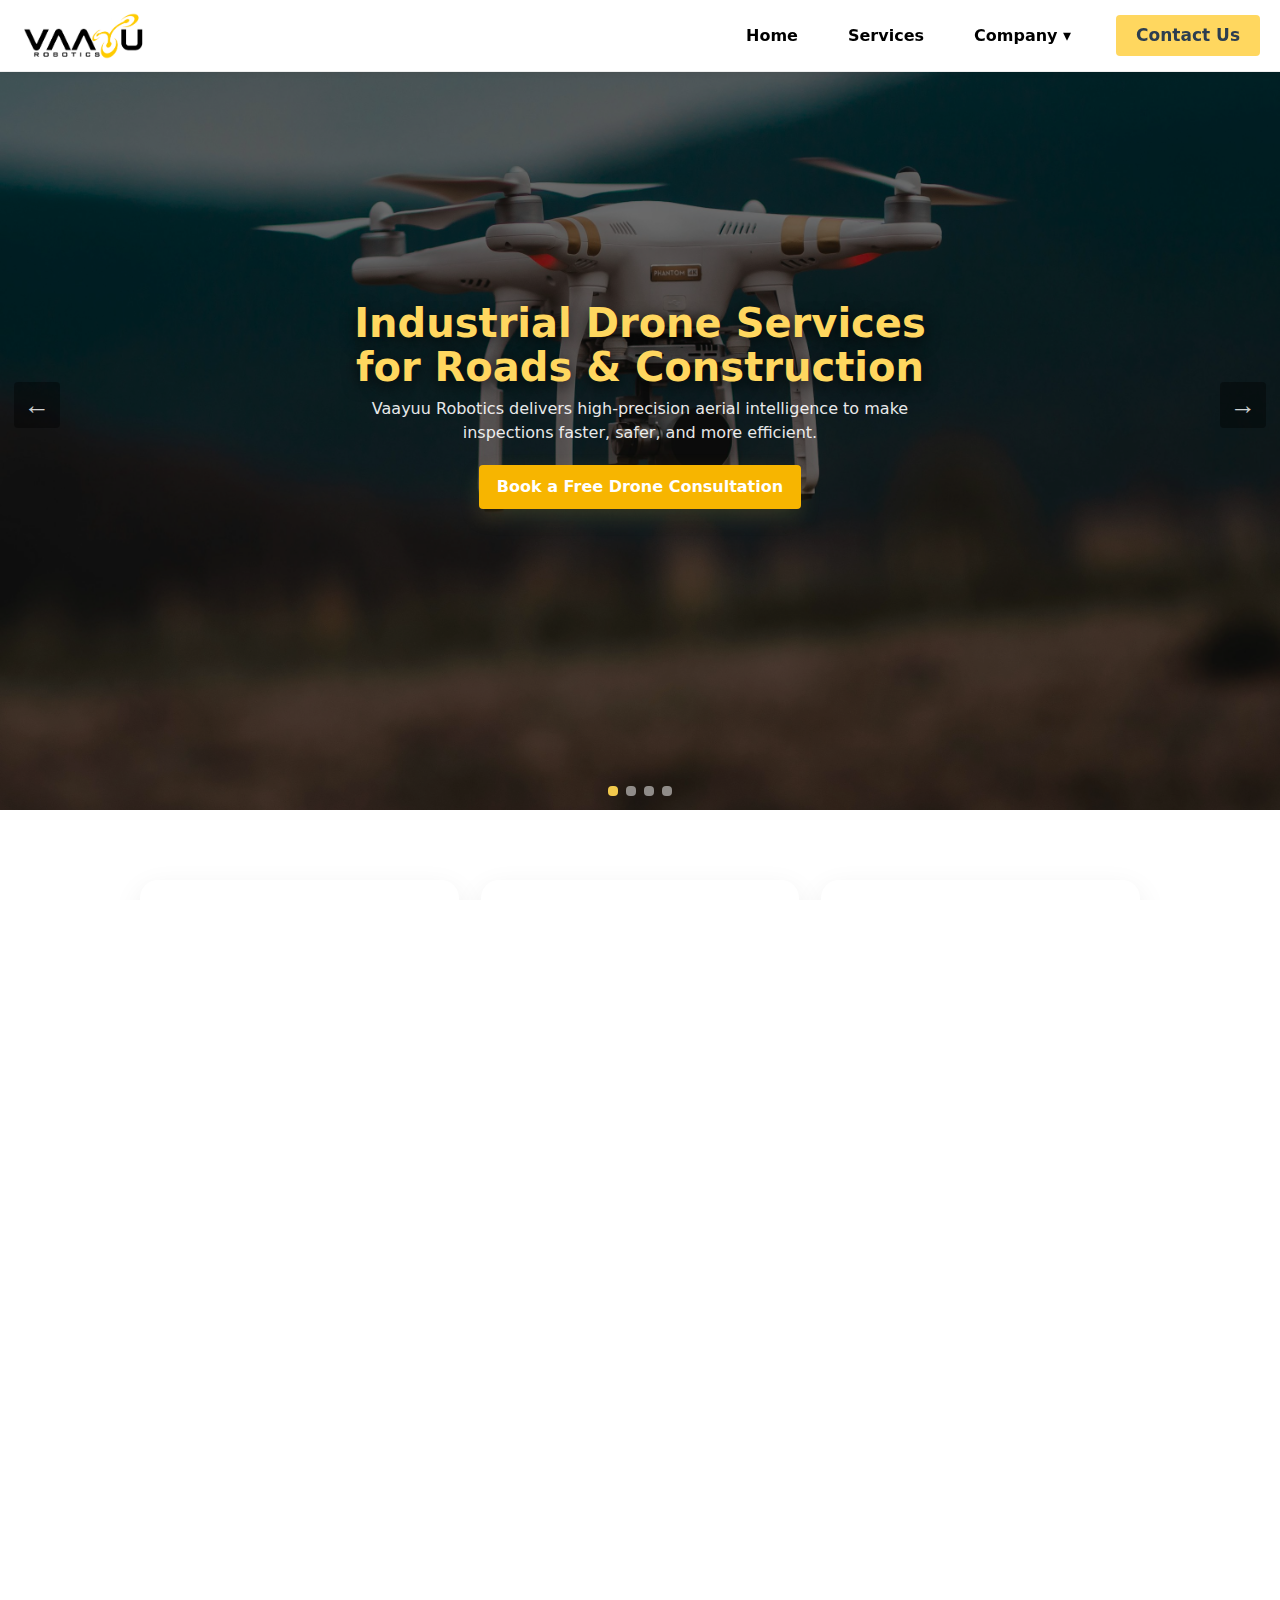
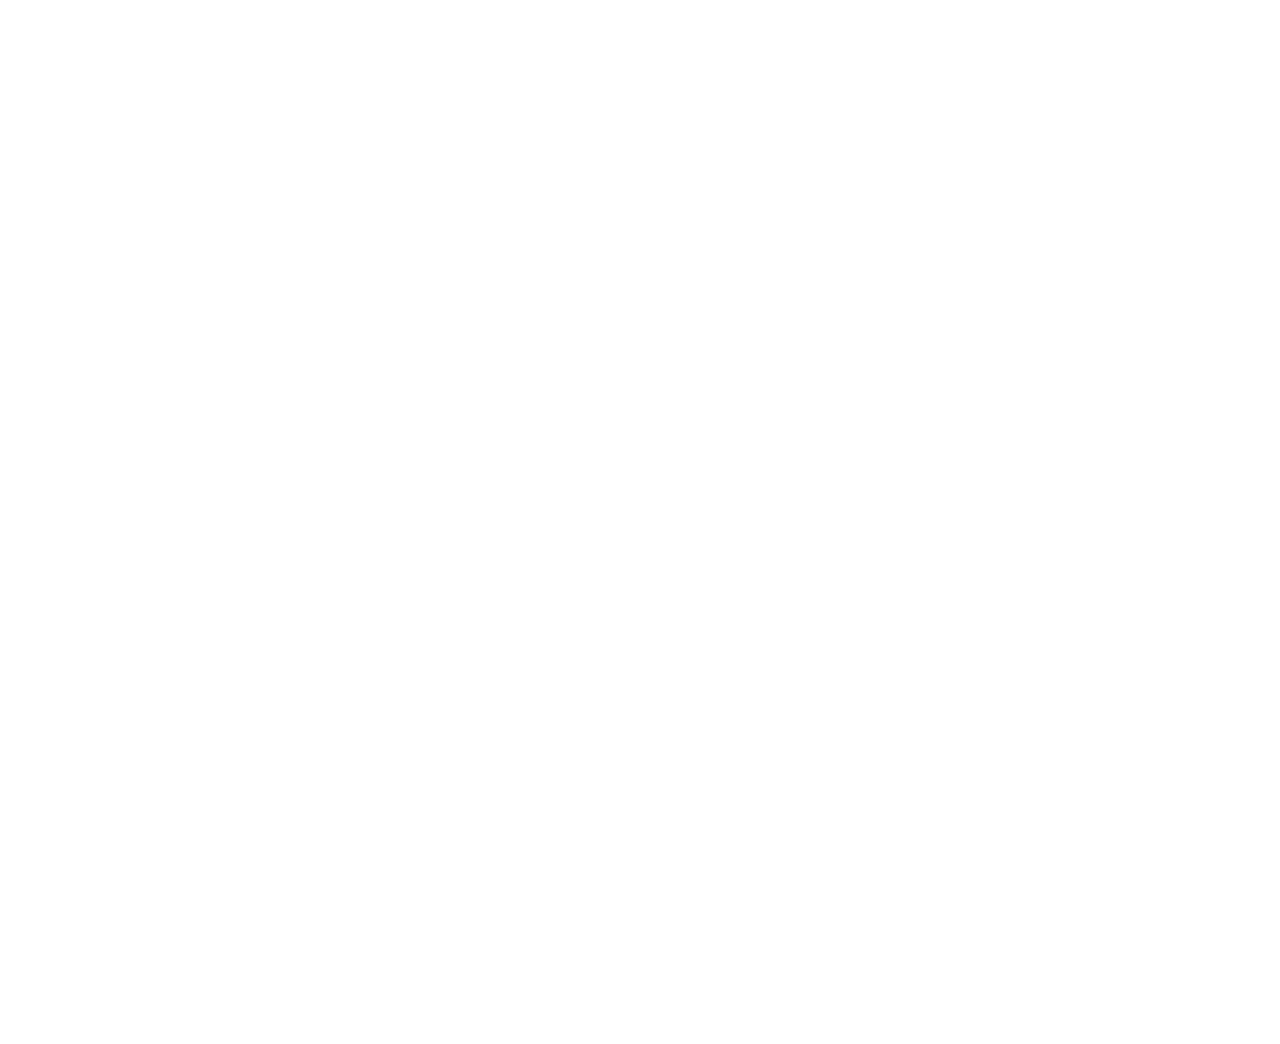
<file: index.html>
<!doctype html>
<html lang="en">
<head>
  <link rel="icon" type="image/png" href="./assets/favicon.png">
  <link rel="stylesheet" href="https://cdnjs.cloudflare.com/ajax/libs/font-awesome/6.5.0/css/all.min.css">

  <meta charset="utf-8" />
  <meta name="viewport" content="width=device-width,initial-scale=1" />

  <title>Vaayuu Robotics Industrial Drone Services, Road Survey & Construction Monitoring</title>
  <meta name="description" content="Vaayuu Robotics delivers industrial drone services across India, including road survey & inspection, construction monitoring, industrial inspection, solar plant inspection and custom UAV solutions with DGCA-certified pilots." />
  <link rel="canonical" href="https://vaayuu-roboticss.vercel.app/" />

  <link rel="stylesheet" href="./style.css">

  <script type="application/ld+json">
  {
    "@context": "https://schema.org",
    "@type": "Organization",
    "name": "Vaayuu Robotics",
    "url": "https://vaayuu-roboticss.vercel.app/",
    "logo": "https://vaayuu-roboticss.vercel.app/logo.png",
    "sameAs": [
      "https://www.linkedin.com/company/vaayuu-robotics",
      "https://instagram.com/vaayuu_robotics",
      "https://wa.me/918120844716"
    ],
    "description": "Vaayuu Robotics provides industrial drone services for road surveys, construction monitoring, solar plant inspection and custom UAV solutions across India.",
    "contactPoint": [{
      "@type": "ContactPoint",
      "telephone": "+91-81208-44716",
      "contactType": "sales",
      "areaServed": "IN"
    }]
  }
  </script>

</head>
<body>

<header class="site-header">
  <div class="container header-inner">

    <a class="logo" href="index.html">
      <img src="./assets/logo.png" alt="Vaayuu Robotics Logo">
    </a>

    <nav class="main-nav">
      <button id="closeMenu" class="mobile-close">✕</button>

      <a href="index.html">Home</a>
      <a href="seva.html">Services</a>

      <div class="nav-dropdown">
          <button class="dropbtn">Company ▾</button>
          <div class="dropdown-menu">
              <a href="company.html">Company Overview</a>
              <a href="about.html">About Us</a>
              <a href="faq.html">FAQ</a>
          </div>
      </div>

      <a href="contact.html" class="nav-contact-btn">Contact Us</a>

    </nav>

    <button class="mobile-toggle">☰</button>
  </div>
</header>


<main>

  <section class="hero hero-slider" id="hero">
    <div class="slider-inner" id="sliderInner">

      <div class="slide" style="background-image: url('./assets/hero-road.png');">
        <div class="hero-content container">
          <h1 class="hero-title" style="font-size: 2.5rem;">Industrial Drone Services for Roads & Construction</h1>
          <p class="lead">Vaayuu Robotics delivers high-precision aerial intelligence to make inspections faster, safer, and more efficient.</p>
          <a class="btn btn-primary" href="contact.html">Book a Free Drone Consultation</a>
        </div>
      </div>

      <div class="slide" style="background-image: url('./assets/oilgas.png');">
        <div class="hero-content container">
          <h2 class="hero-title">Industrial Drone Inspection</h2>
          <p class="lead">Advanced Surveillance for Power Plants, Solar Farms & Pipelines</p>
          <a class="btn btn-primary" href="industrial.html">View Solutions</a>
        </div>
      </div>

      <div class="slide" style="background-image: url('./assets/construction.png');">
        <div class="hero-content container">
          <h2 class="hero-title">Construction Monitoring</h2>
          <p class="lead">Real-time Drone Mapping for Volumetric Analysis & Progress Tracking</p>
          <a class="btn btn-primary" href="construction.html">Explore More</a>
        </div>
      </div>

      <div class="slide" style="background-image: url('./assets/powerline.png');">
        <div class="hero-content container">
          <h2 class="hero-title">Custom Drone Solutions</h2>
          <p class="lead">Tailor-Made UAV Solutions Designed for Unique Industry Needs</p>
          <a class="btn btn-primary" href="custom-drone.html">Start a Project</a>
        </div>
      </div>

    </div>

    <button id="prevSlide" class="slider-nav slider-prev">←</button>
    <button id="nextSlide" class="slider-nav slider-next">→</button>
    <div id="heroDots" class="hero-dots"></div>

  </section>


  <section class="section">
    <div class="container">
      <div class="ach-grid">

        <div class="ach-card">
          <div class="ach-num">100+</div>
          <div class="ach-label">Projects Completed</div>
        </div>

        <div class="ach-card">
          <div class="ach-num">1000<span style="font-size: 26px;">+ hrs</span></div>
          <div class="ach-label">Safe Flight Operations</div>
        </div>

        <div class="ach-card">
          <div class="ach-num">600<span style="font-size: 26px;">+ KM</span></div>
          <div class="ach-label">Aerial Surveys Delivered</div>
        </div>
        
         <div class="ach-card">
          <div class="ach-num">60+</div>
          <div class="ach-label">Engineers Trained</div>
        </div>

      </div>
    </div>
  </section>


  <section class="section" style="background: var(--cream);">
    <div class="container center">
      <h2 class="section-title">Our <span class="accent">Key Services</span></h2>
      <p class="section-sub">We specialize in drone solutions across critical sectors to deliver high-impact results.</p>

      <div class="services-grid-new">

        <a href="industrial.html" class="service-card-new-index" style="background-image: url('./assets/oilgas.png');">
          <div class="service-title-index">Industrial Inspection</div>
        </a>

        <a href="road.html" class="service-card-new-index" style="background-image: url('./assets/hero-road.png');">
          <div class="service-title-index">Road Survey & Inspection</div>
        </a>

        <a href="construction.html" class="service-card-new-index" style="background-image: url('./assets/construction.png');">
          <div class="service-title-index">Construction Monitoring</div>
        </a>

        <a href="custom-drone.html" class="service-card-new-index" style="background-image: url('./assets/powerline.png');">
          <div class="service-title-index">Custom Drone Solutions</div>
        </a>

      </div>

      <a href="contact.html" class="btn btn-primary btn-more" style="margin-top: 30px;">Request Inspection Quote →</a>
    </div>
  </section>


  <section class="section">
    <div class="container row">
        
        <div style="flex: 1 1 550px;">
            <h2 class="section-title" style="text-align: left; margin-bottom: 20px;">
                Our Vision: Leading India's Drone Revolution
            </h2>

            <p style="color: var(--muted-2); margin-bottom: 30px; font-size: 17px;">
                To lead India's transformation in industrial drone automation and advanced aerial data analytics, establishing global standards for reliability, innovation, and mission excellence.
            </p>

            <a href="company.html" class="btn btn-primary">About Vaayuu Robotics</a>
        </div>
        
        <div style="flex: 1 1 400px; padding: 20px;">
            <img src="./assets/consultation.png" alt="Vaayuu Robotics team analyzing drone survey data" style="border-radius: 12px; box-shadow: var(--shadow-soft);">
        </div>
        
    </div>
  </section>

</main>


<footer class="site-footer">
  <div class="container footer-grid">

    <div>
      <h4>Vaayuu Robotics</h4>
      <p>Providing cutting-edge drone solutions with precision and reliability.</p>
    </div>

    <div>
      <h5>Quick Links</h5>
      <ul class="footer-links">
        <li><a href="about.html">About us</a></li>
        <li><a href="seva.html">Services</a></li> 
        <li><a href="contact.html">Contact</a></li>
      </ul>
    </div>

    <div>
      <h5>Contact Us</h5>
      <p>Email: contact@VaayuuRobotics.com<br>
         Phone: +91 81208 44716<br>
         Location: MP Nagar, Bhopal, MP</p>
<div class="social-links">

    <a href="https://facebook.com" target="_blank" class="social-icon">
        <i class="fab fa-facebook-f"></i>
    </a>

    <a href="https://twitter.com" target="_blank" class="social-icon">
        <i class="fab fa-twitter"></i>
    </a>

    <a href="https://youtube.com" target="_blank" class="social-icon">
        <i class="fab fa-youtube"></i>
    </a>

    <a href="https://instagram.com" target="_blank" class="social-icon">
        <i class="fab fa-instagram"></i>
    </a>

    <a href="https://linkedin.com" target="_blank" class="social-icon">
        <i class="fab fa-linkedin-in"></i>
    </a>

</div>

    </div>

  </div>

  <div class="site-copy">© 2025 Vaayuu Robotics. All Rights Reserved.</div>
</footer>


<script>
(function(){
  const sliderInner = document.getElementById('sliderInner');
  const slides = Array.from(sliderInner.children);
  const dotsContainer = document.getElementById('heroDots');
  const nextBtn = document.getElementById('nextSlide');
  const prevBtn = document.getElementById('prevSlide');

  if (sliderInner && slides.length > 0) {
    let current = 0;
    let interval;
    const slideInterval = 7000;

    function updateSlider() {
      const offset = -current * 100;
      sliderInner.style.transform = `translateX(${offset}%)`;
      Array.from(dotsContainer.children).forEach((d, i) =>
        d.classList.toggle('active', i === current)
      );
    }

    function resetInterval() {
      clearInterval(interval);
      interval = setInterval(next, slideInterval);
    }

    function goTo(n) {
      current = (n + slides.length) % slides.length;
      updateSlider();
      resetInterval();
    }

    function next() { goTo(current + 1); }
    function prev() { goTo(current - 1); }

    slides.forEach((_, i) => {
      const d = document.createElement('button');
      d.className = 'dot';
      d.onclick = () => goTo(i);
      dotsContainer.appendChild(d);
    });

    nextBtn.onclick = next;
    prevBtn.onclick = prev;

    goTo(0);
  }
})();
</script>
<script>
(function(){
  const toggle = document.querySelector(".mobile-toggle"); // ☰
  const nav = document.querySelector(".main-nav");         // Menu
  const closeBtn = document.getElementById("closeMenu");   // ✕ close button

  if(!toggle || !nav || !closeBtn) return;

  // Open menu
  toggle.addEventListener("click", (e)=>{
    e.stopPropagation();
    nav.classList.add("open");
  });

  // Close menu using X button
  closeBtn.addEventListener("click", ()=>{
    nav.classList.remove("open");
  });

  // Close menu on outside click
  document.addEventListener("click", (e)=>{
    if(window.innerWidth <= 940 && nav.classList.contains("open")){
      if(!nav.contains(e.target) && !toggle.contains(e.target)){
        nav.classList.remove("open");
      }
    }
  });

  // Reset menu on desktop resize
  window.addEventListener("resize", ()=>{
    if(window.innerWidth > 940) nav.classList.remove("open");
  });
})();
</script>

</body>
</html>
</file>
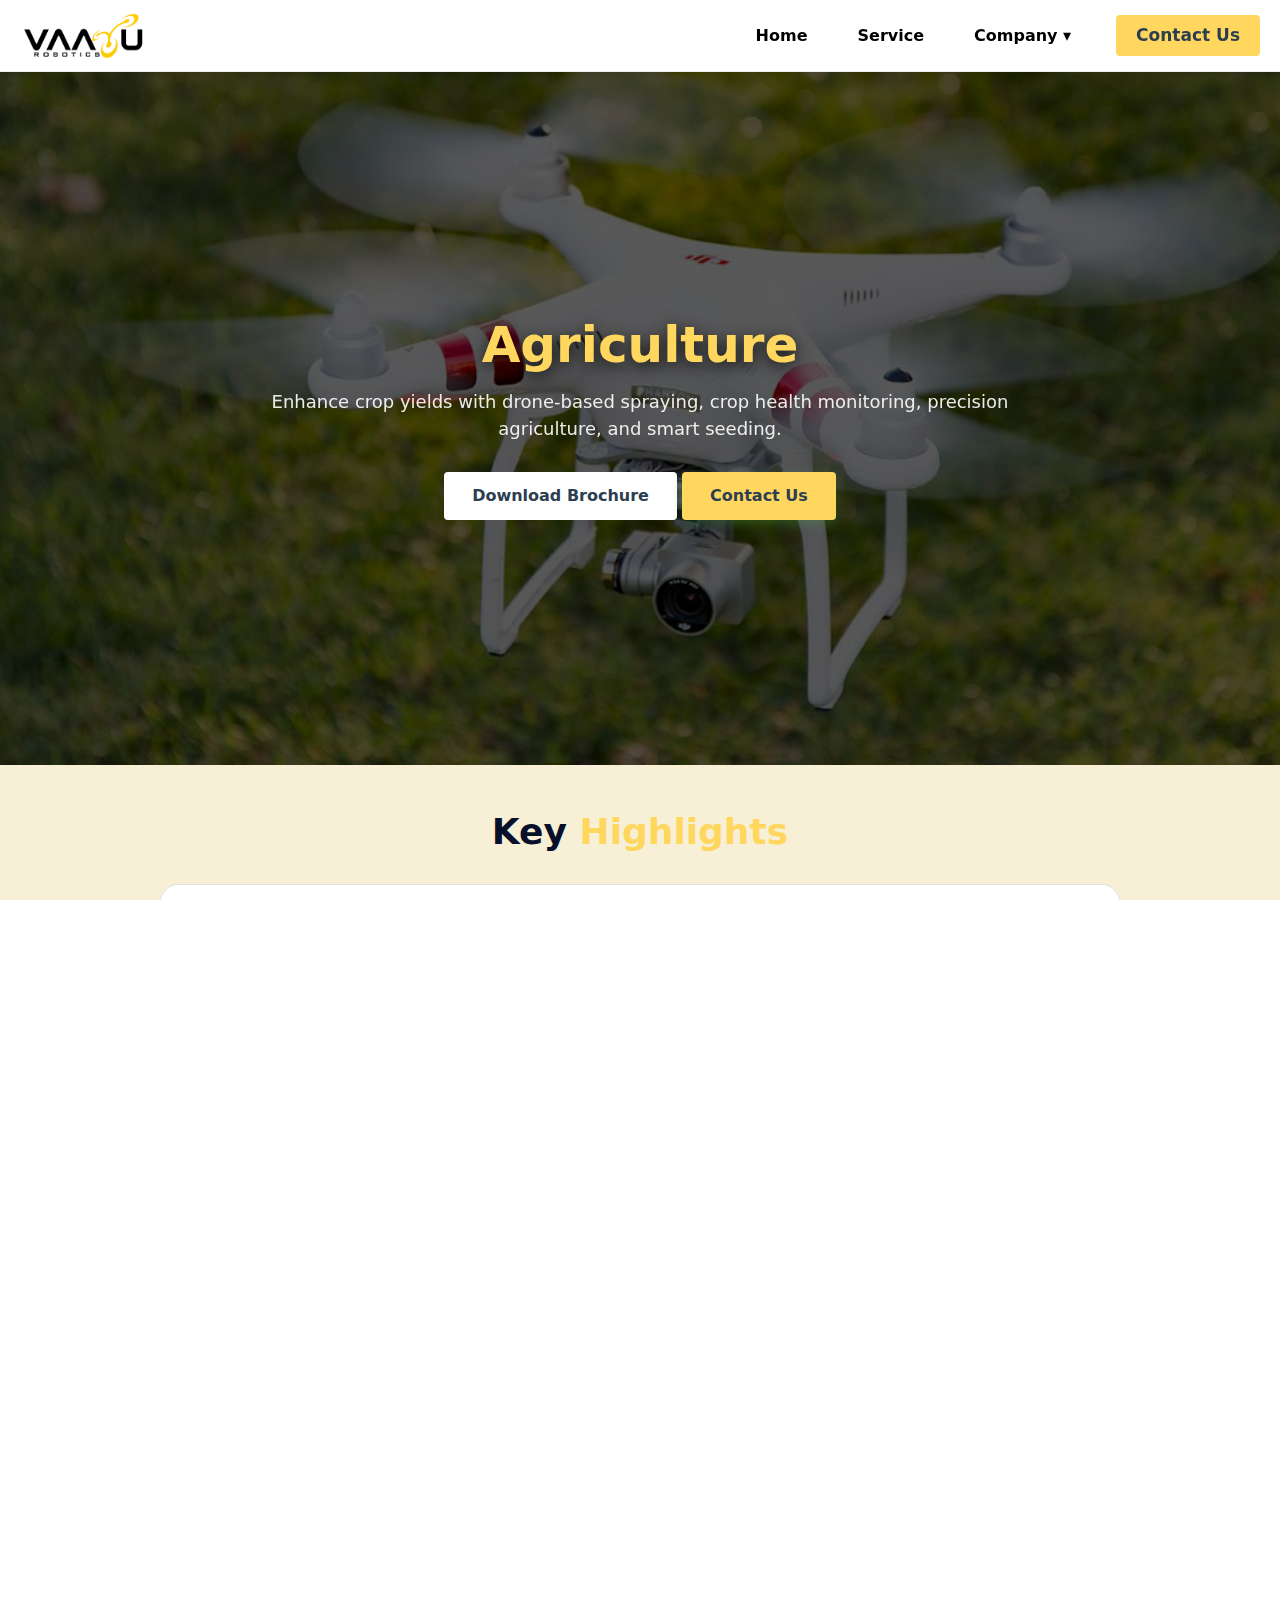
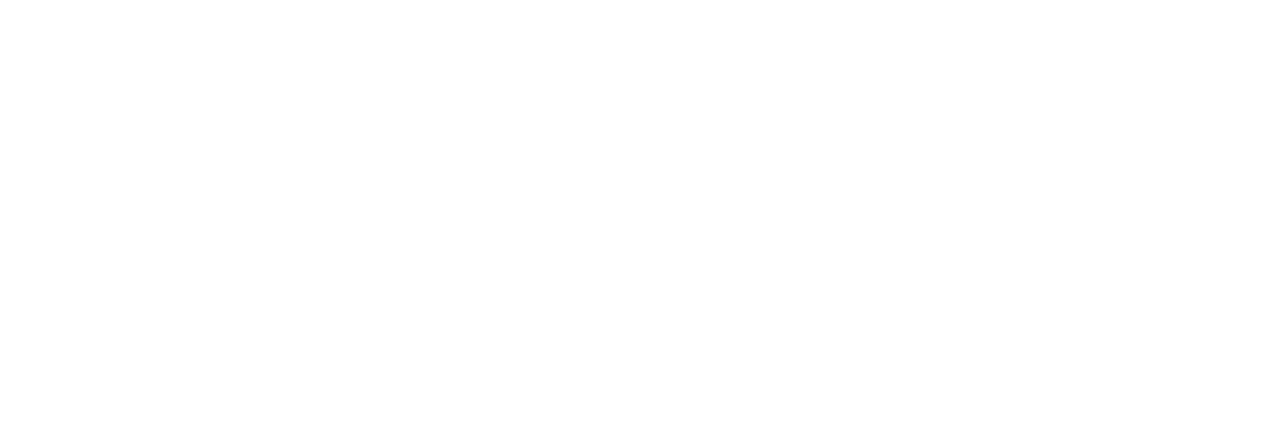
<file: agriculture.html>
<!DOCTYPE html>
<html lang="en">
<head>
  <meta charset="UTF-8">
  <meta name="viewport" content="width=device-width, initial-scale=1.0">
  <title>Agriculture Drone Services | Vaayuu Robotics</title>

  <link rel="stylesheet" href="style.css">
</head>

<body>

<header class="site-header">
  <div class="container header-inner">

    <a href="index.html" class="logo">
      <img src="assets/logo.png" alt="Vaayuu Robotics Logo">
    </a>

   <nav class="main-nav">

  <a href="index.html">Home</a>
  <a href="seva.html">Service</a>

  <!-- Company Dropdown -->
  <div class="nav-dropdown">
      <button class="dropbtn">Company ▾</button>
      <div class="dropdown-menu">
          <a href="company.html">Company Overview</a>
          <a href="about.html">About Us</a>
          <a href="faq.html">FAQ</a>
      </div>
  </div>

  <a href="contact.html" class="nav-contact-btn">Contact Us</a>


</nav>

    <button class="mobile-toggle">☰</button>

  </div>
</header>


<!-- ================= HERO SECTION ================= -->

<section class="hero hero-page service-hero-custom"
         style="background-image:url('assets/agriculture.png');">

  <div class="hero-overlay"></div>

  <div class="hero-content container">

    <h1 class="hero-title">Agriculture</h1>

    <p class="lead">
      Enhance crop yields with drone-based spraying, crop health monitoring, precision agriculture, and smart seeding.
    </p>

    <div class="hero-ctas">
      <a class="btn btn-download"
         href="assets/Drone-Booklet1.pdf"
         download>
         Download Brochure
      </a>

      <a class="btn btn-contact" href="contact.html">Contact Us</a>
    </div>

  </div>
</section>


<!-- ================= KEY HIGHLIGHTS ================= -->

<section class="section key-highlight-section">
  <div class="container center">

    <h2 class="section-title key-title">
      Key <span class="accent">Highlights</span>
    </h2>

    <div class="key-grid-service">

      <div class="key-card-service">
        <div class="key-card-icon">🔍</div>
        <h3>Drone Spraying</h3>
        <p>
          Automated pesticide and fertilizer application for uniform coverage, reduced chemical usage, and increased efficiency.
        </p>
      </div>

      <div class="key-card-service">
        <div class="key-card-icon">🔍</div>
        <h3>Precision Agriculture</h3>
        <p>
          Multispectral and NDVI-based mapping for data-driven irrigation, nutrition planning, and optimized field management.
        </p>
      </div>

      <div class="key-card-service">
        <div class="key-card-icon">🔍</div>
        <h3>Crop Health Monitoring</h3>
        <p>
          Early detection of stress and disease through aerial imaging, enabling timely interventions and reducing crop loss.
        </p>
      </div>

      <div class="key-card-service">
        <div class="key-card-icon">🔍</div>
        <h3>Seed Dropping</h3>
        <p>
          Targeted seeding for cover crops and reforestation in difficult terrains using automated drone payload systems.
        </p>
      </div>

    </div>

  </div>
</section>


<!-- ================= FOOTER ================= -->

<footer class="site-footer">
  <div class="container footer-grid">

    <div>
      <h4>Vaayuu Robotics</h4>
      <p>Delivering next-generation UAV solutions to enhance farming efficiency and sustainability.</p>
    </div>

    <div>
      <h5>Quick Links</h5>
      <ul class="footer-links">
        <li><a href="about.html">About us</a></li>
        <li><a href="seva.html">Services</a></li>
        <li><a href="contact.html">Contact</a></li>
      </ul>
    </div>

    <div>
      <h5>Contact Us</h5>
      <p>Email: contact@VaayuuRobotics.com</p>
      <p>Phone: +91 90000 00000</p>
      <p>Location: MP Nagar, Bhopal, MP</p>

     <div class="social-links">

    <!-- WhatsApp -->
    <a href="https://wa.me/9000000000" target="_blank" class="social-icon">
        <img src="assets/icons/whatsapp.svg" class="footer-icon" alt="WhatsApp">
    </a>

    <!-- Instagram -->
    <a href="https://instagram.com/" target="_blank" class="social-icon">
        <img src="assets/icons/instagram.svg" class="footer-icon" alt="Instagram">
    </a>

    <!-- LinkedIn -->
    <a href="https://www.linkedin.com/company/vaayu-robotics/" target="_blank" class="social-icon">
        <img src="assets/icons/linkedin.svg" class="footer-icon" alt="LinkedIn">
    </a>

</div>


  </div>

  <div class="site-copy">© 2025 Vaayuu Robotics. All Rights Reserved.</div>
</footer>


<!-- ================= MOBILE NAV SCRIPT ================= -->

<script>
(function() {
  const toggle = document.querySelector(".mobile-toggle");
  const nav = document.querySelector(".main-nav");

  if (!toggle || !nav) return;

  toggle.addEventListener("click", (e) => {
    e.stopPropagation();
    nav.classList.toggle("open");
  });

  document.addEventListener("click", (e) => {
    if (window.innerWidth <= 940 && nav.classList.contains("open")) {
      if (!nav.contains(e.target) && !toggle.contains(e.target)) {
        nav.classList.remove("open");
      }
    }
  });

  window.addEventListener("resize", () => {
    if (window.innerWidth > 940) nav.classList.remove("open");
  });
})();
</script>

</body>
</html>
</file>
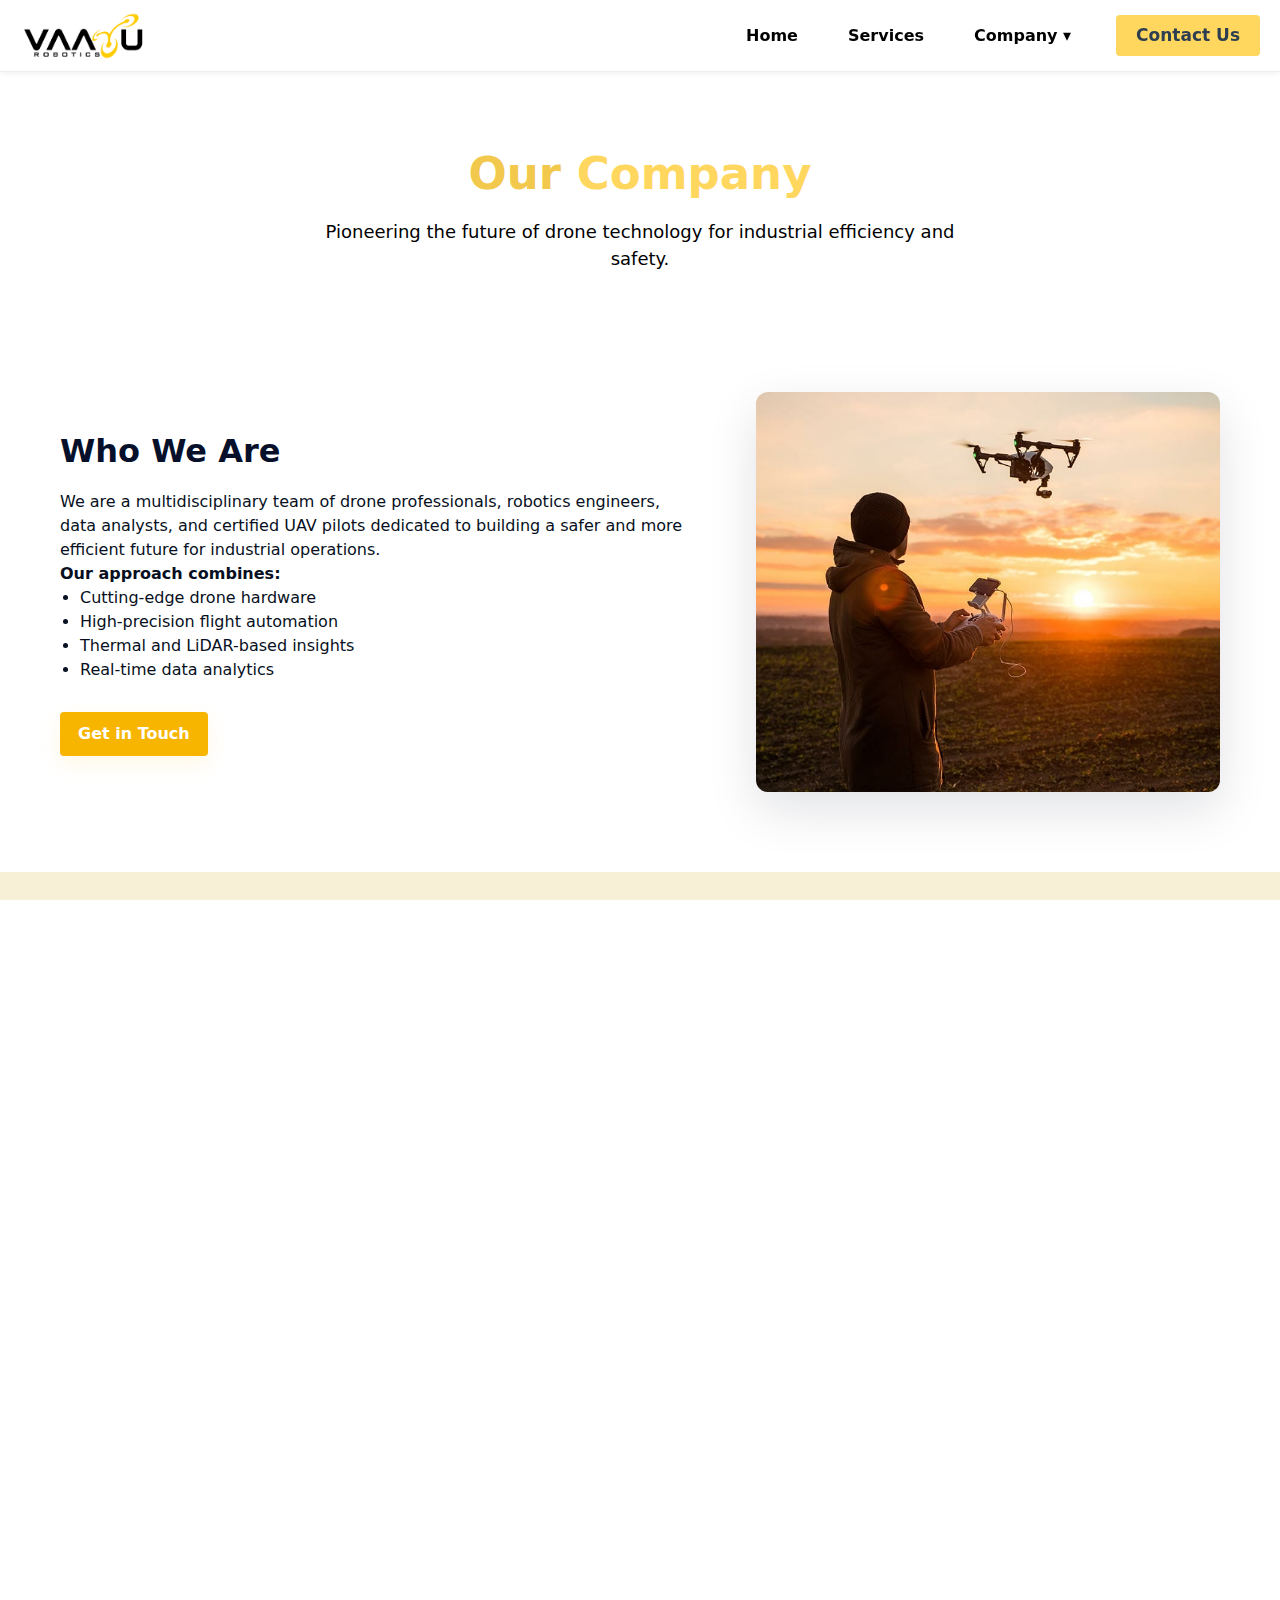
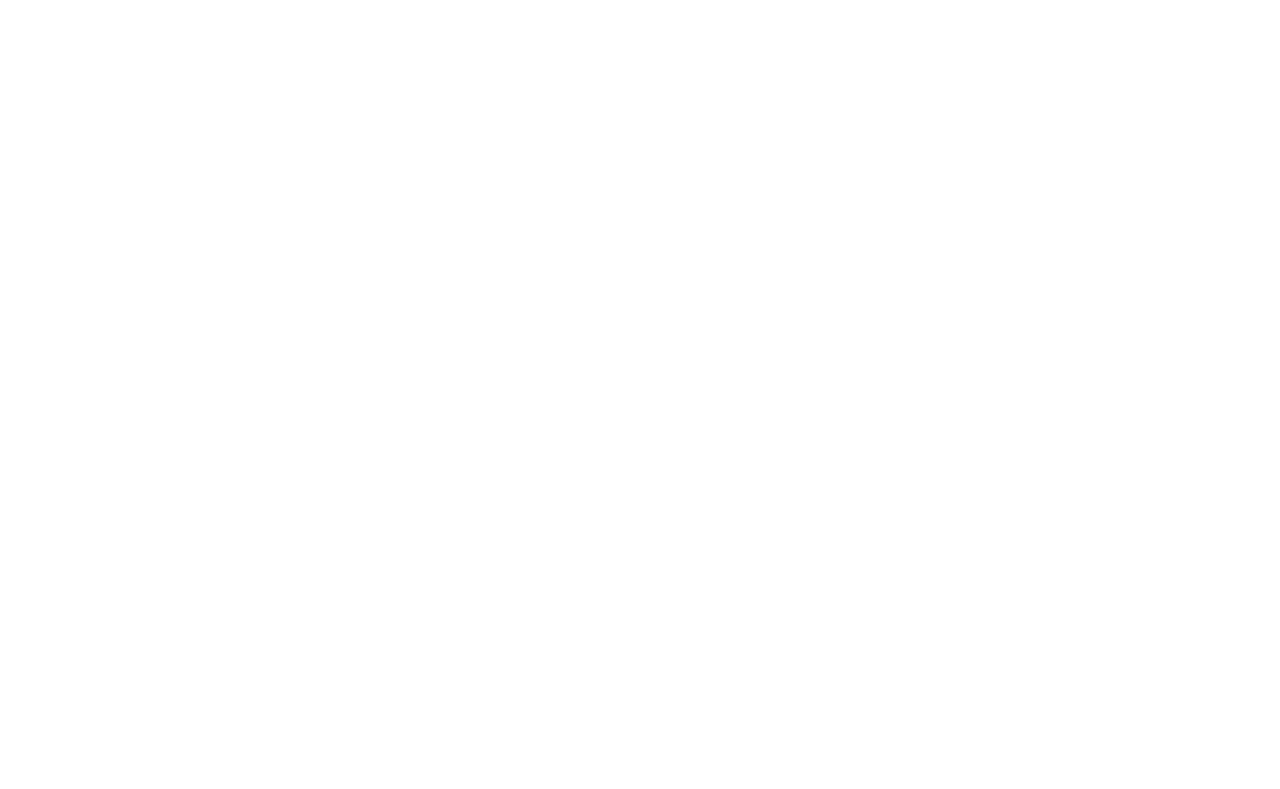
<file: company.html>
<!DOCTYPE html>
<html lang="en">
<head>
  <meta charset="UTF-8" />
  <meta name="viewport" content="width=device-width, initial-scale=1.0" />
  
  <title>Vaayuu Robotics Company Overview | India's Industrial Drone Partner</title>
  <meta name="description" content="Learn about Vaayuu Robotics, India's leading provider of industrial drone solutions for infrastructure, energy, and agriculture with 100+ projects, 1000+ flight hours and DGCA-certified pilots." />
  <link rel="canonical" href="https://vaayuu-roboticss.vercel.app/company.html" />

  <link rel="stylesheet" href="style.css" />
  <link rel="stylesheet" href="https://cdnjs.cloudflare.com/ajax/libs/font-awesome/6.5.0/css/all.min.css">

  <script type="application/ld+json">
  {
    "@context": "https://schema.org",
    "@type": "BreadcrumbList",
    "itemListElement": [
      {
        "@type": "ListItem",
        "position": 1,
        "name": "Home",
        "item": "https://vaayuu-roboticss.vercel.app/"
      },
      {
        "@type": "ListItem",
        "position": 2,
        "name": "Company",
        "item": "https://vaayuu-roboticss.vercel.app/company.html"
      }
    ]
  }
  </script>

</head>

<body>

<header class="site-header">
  <div class="container header-inner">
    
    <a href="index.html" class="logo">
      <img src="assets/logo.png" alt="Vaayuu Robotics Logo">
    </a>

    <nav class="main-nav">
      <button id="closeMenu" class="mobile-close">✕</button>

      <a href="index.html">Home</a>
      <a href="seva.html">Services</a>

      <div class="nav-dropdown">
          <button class="dropbtn">Company ▾</button>
          <div class="dropdown-menu">
              <a href="company.html">Company Overview</a>
              <a href="about.html">About Us</a>
              <a href="faq.html">FAQ</a>
          </div>
      </div>

      <a href="contact.html" class="nav-contact-btn">Contact Us</a>


    </nav>

    <button class="mobile-toggle">☰</button>
  </div>
</header>


<main>

<section class="page-hero-simple">
  <div class="container center">
    <h1 class="page-title">Our <span class="accent">Company</span></h1>
    <p class="hero-sub-text">Pioneering the future of drone technology for industrial efficiency and safety.</p>
  </div>
</section>


<section class="section about-split-section">
  <div class="container about-split-inner">
    
    <div class="split-text">
      <h2>Who We Are</h2>
      
      <p>
        We are a multidisciplinary team of drone professionals, robotics engineers, data analysts, 
        and certified UAV pilots dedicated to building a safer and more efficient future for industrial operations.
      </p>
      
      <p><strong>Our approach combines:</strong></p>
      <ul style="list-style: disc; padding-left: 20px; margin-bottom: 20px; color: var(--text-color);">
        <li>Cutting-edge drone hardware</li>
        <li>High-precision flight automation</li>
        <li>Thermal and LiDAR-based insights</li>
        <li>Real-time data analytics</li>
      </ul>

      <a href="contact.html" class="btn btn-primary" style="margin-top: 10px;">Get in Touch</a>
    </div>

    <div class="split-img">
      <img src="assets/company-intro.png" alt="Vaayuu Robotics team of engineers and pilots">
    </div>

  </div>
</section>


<section class="section achievement-grid-section" style="background: var(--cream);">
  <div class="container center">

    <h2 class="section-title">Our <span class="accent">Key Milestones</span></h2>

    <div class="ach-grid">

      <div class="ach-card">
        <div class="ach-num">100+</div>
        <div class="ach-label">Industrial Projects</div>
      </div>

      <div class="ach-card">
        <div class="ach-num">1000<span style="font-size: 22px;">+ hrs</span></div>
        <div class="ach-label">Safe Flight Operations</div>
      </div>

      <div class="ach-card">
        <div class="ach-num">600<span style="font-size: 22px;">+ KM</span></div>
        <div class="ach-label">Aerial Surveys Delivered</div>
      </div>

    </div>

  </div>
</section>


<section class="section about-split-section">
  <div class="container about-split-inner reverse">
    
    <div class="split-text">

      <h2>Our Mission</h2>
      <p>
        To empower industries through high-performance drone systems that enhance accuracy, 
        safety, and operational efficiency across large-scale industrial environments.
      </p>

      <h2 style="margin-top: 30px;">Our Vision</h2>
      <p>
        To lead India’s transformation in industrial drone automation and advanced aerial data analytics, 
        establishing global standards for reliability, innovation, and mission excellence.
      </p>

    </div>

    <div class="split-img">
      <img src="assets/mission-vision.png" alt="Industrial drone surveying infrastructure">
    </div>

  </div>
</section>


<section class="section cta-section-about">
  <div class="container center">
    <h2 class="cta-title">Ready to Transform Your Operations?</h2>
    <p>Talk to our experts to find the perfect drone solution for your industry needs.</p>
    <a href="contact.html" class="btn btn-primary btn-cta-about">Contact Our Team</a>
  </div>
</section>

</main>


<footer class="site-footer">
  <div class="container footer-grid">

    <div>
      <h4>Vaayuu Robotics</h4>
      <p>Providing cutting-edge drone solutions with precision and reliability.</p>
    </div>

    <div>
      <h5>Quick Links</h5>
      <ul class="footer-links">
        <li><a href="about.html">About us</a></li>
        <li><a href="seva.html">Services</a></li>
        <li><a href="contact.html">Contact</a></li>
      </ul>
    </div>

    <div>
      <h5>Contact Us</h5>
      <p>Email: contact@VaayuuRobotics.com</p>
      <p>Phone: +91 81208 44716</p>
      <p>Location: MP Nagar, Bhopal, MP</p>

  <div class="social-links">

    <a href="https://facebook.com" target="_blank" class="social-icon">
        <i class="fab fa-facebook-f"></i>
    </a>

    <a href="https://twitter.com" target="_blank" class="social-icon">
        <i class="fab fa-twitter"></i>
    </a>

    <a href="https://youtube.com" target="_blank" class="social-icon">
        <i class="fab fa-youtube"></i>
    </a>

    <a href="https://instagram.com" target="_blank" class="social-icon">
        <i class="fab fa-instagram"></i>
    </a>

    <a href="https://linkedin.com" target="_blank" class="social-icon">
        <i class="fab fa-linkedin-in"></i>
    </a>

</div>


    </div>

  </div>

  <div class="site-copy">© 2025 Vaayuu Robotics. All Rights Reserved.</div>
</footer>


<script>
(function(){
  const toggle = document.querySelector(".mobile-toggle"); // ☰
  const nav = document.querySelector(".main-nav");         // Menu
  const closeBtn = document.getElementById("closeMenu");   // ✕ close button

  if(!toggle || !nav || !closeBtn) return;

  // Open menu
  toggle.addEventListener("click", (e)=>{
    e.stopPropagation();
    nav.classList.add("open");
  });

  // Close menu using X button
  closeBtn.addEventListener("click", ()=>{
    nav.classList.remove("open");
  });

  // Close menu on outside click
  document.addEventListener("click", (e)=>{
    if(window.innerWidth <= 940 && nav.classList.contains("open")){
      if(!nav.contains(e.target) && !toggle.contains(e.target)){
        nav.classList.remove("open");
      }
    }
  });

  // Reset menu on desktop resize
  window.addEventListener("resize", ()=>{
    if(window.innerWidth > 940) nav.classList.remove("open");
  });
})();
</script>


</body>
</html>
</file>
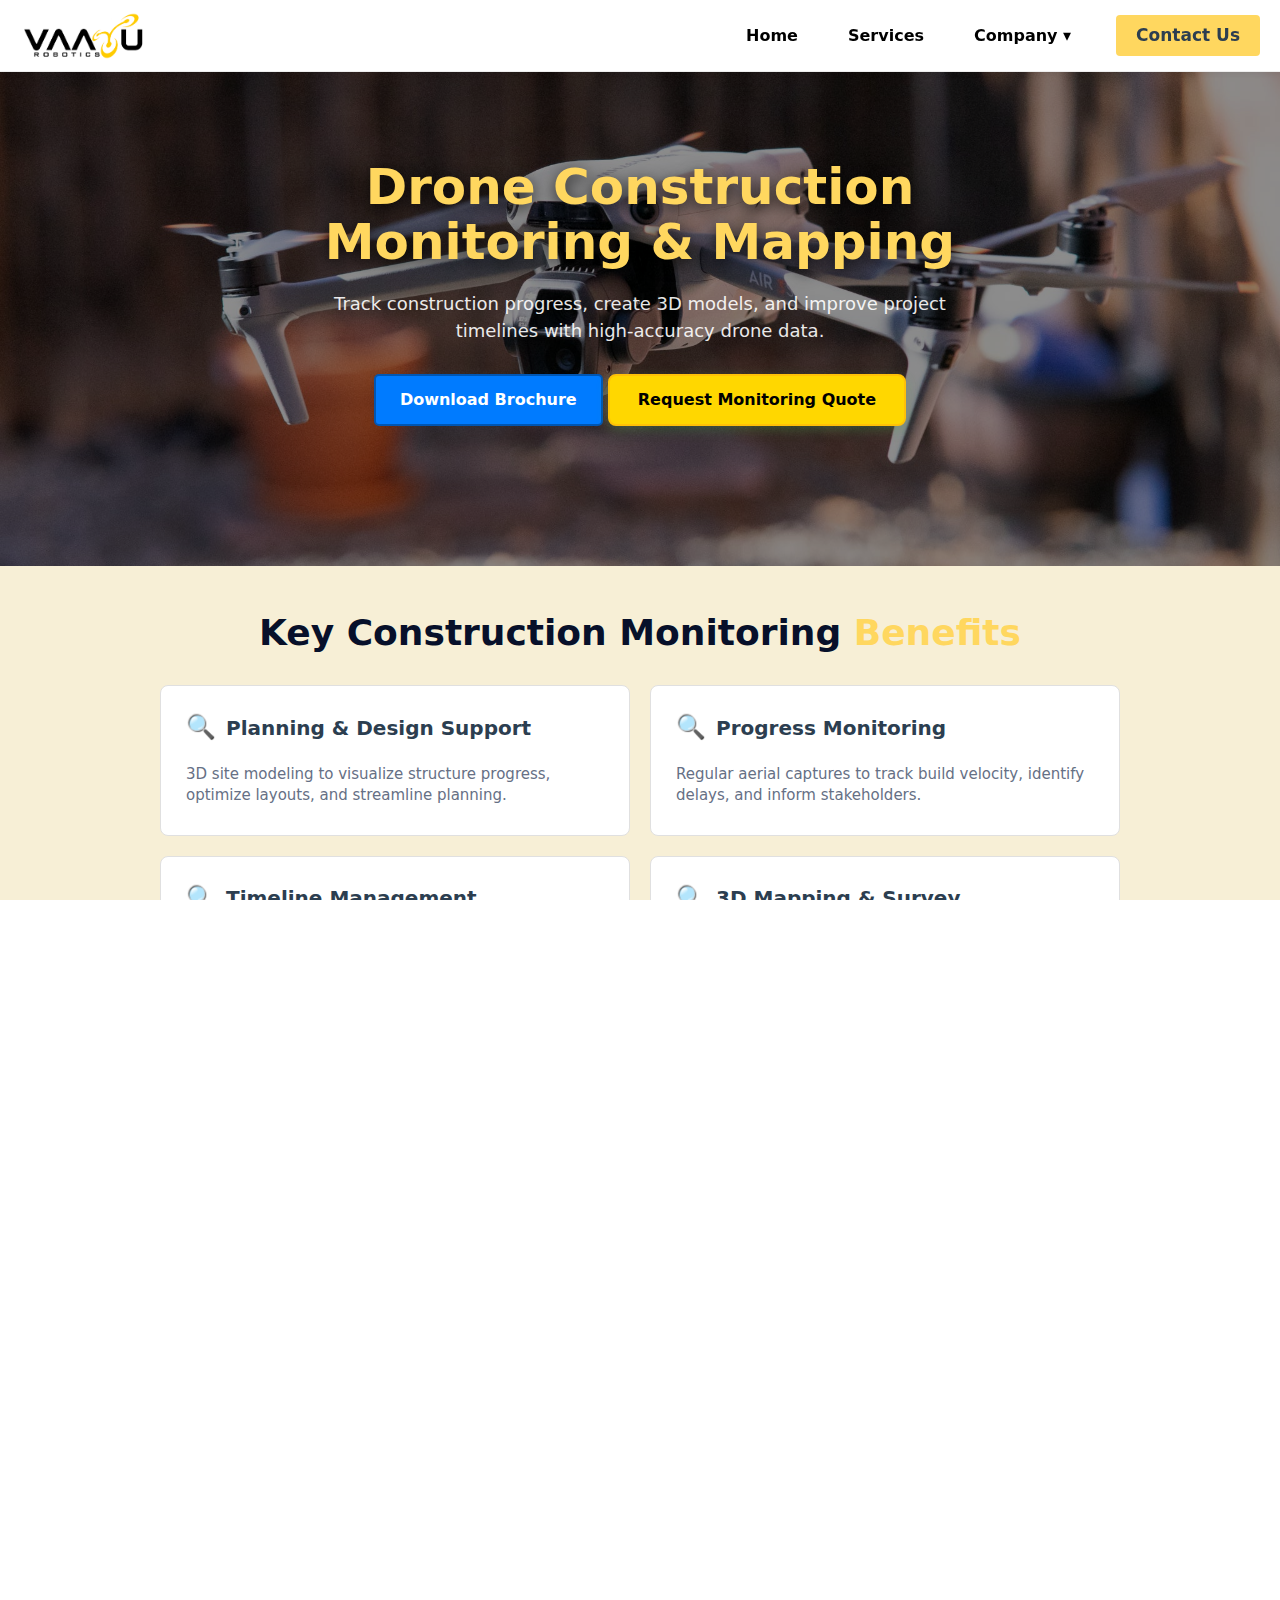
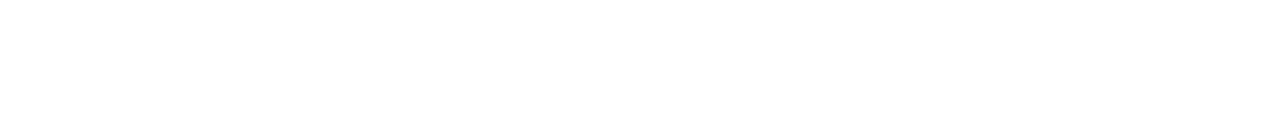
<file: construction.html>
<!DOCTYPE html>
<html lang="en">
<head>
  <meta charset="UTF-8">
  <meta name="viewport" content="width=device-width, initial-scale=1.0">
  
  <title>Drone Construction Monitoring, 3D Mapping & Site Survey | Vaayuu Robotics</title>
  <meta name="description" content="Vaayuu Robotics provides real-time drone construction monitoring, 3D mapping, earthwork volume calculation, and site progress tracking for faster, safer project delivery." />
  <link rel="canonical" href="https://vaayuu-roboticss.vercel.app/construction.html" />

  <link rel="stylesheet" href="style.css">
  <link rel="stylesheet" href="https://cdnjs.cloudflare.com/ajax/libs/font-awesome/6.5.0/css/all.min.css">
  
  <style>
    /* HERO FIX — NO CROPPING */
    .service-hero-custom {
        min-height: auto;
        padding: 140px 0 120px;
        background-size: cover;
        background-position: center;
        background-repeat: no-repeat;
        position: relative;
        display: flex;
        align-items: center;
        justify-content: center;
    }

    /* DARK OVERLAY */
    .service-hero-custom .hero-overlay {
        position: absolute;
        top: 0;
        left: 0;
        width: 100%;
        height: 100%;
        background: rgba(0,0,0,0.45);
        z-index: 1;
    }

    /* TEXT ABOVE OVERLAY */
    .hero-content {
        position: relative;
        z-index: 2;
        text-align: center;
    }

    .hero-title {
        color: #FFD75F;
        font-size: 3rem;
        font-weight: 700;
    }

    .lead {
        color: white;
        max-width: 700px;
        margin: 20px auto;
        font-size: 1.1rem;
    }

    /* Contact Us button (Yellow only here) */
    .hero-ctas .btn-contact {
        background: #FFC400;
        color: black;
        padding: 12px 28px;
        border-radius: 8px;
        font-weight: 600;
        transition: 0.2s ease;
    }

    .hero-ctas .btn-contact:hover {
        background: #e6b200;
    }
    
    /* FIX FOR WHITE SPACE IN CARDS - SPECIAL FOR SINGLE-LINE CARDS */
    .key-card-service {
      margin: 0;
      padding: 25px;
      background: white;
      border-radius: 8px;
      box-shadow: 0 4px 12px rgba(0,0,0,0.08);
      line-height: 1.4;
      height: 100%;
      display: flex;
      flex-direction: column;
      justify-content: center;
    }
    
    .key-card-service h3 {
      margin: 0 0 15px 0;
      padding: 0;
      font-size: 1.25rem;
      color: #2c3e50;
      display: flex;
      align-items: center;
      gap: 10px;
    }
    
    .key-card-service ul {
      margin: 0;
      padding: 0;
      list-style-type: none;
    }
    
    .key-card-service li {
      margin: 0;
      padding: 0;
      position: relative;
    }
    
    /* Remove bullets for single-line cards since they have only one item */
    .key-card-service li:before {
      content: none;
    }
    
    .key-card-icon {
      font-size: 1.5rem;
    }
    
    /* Grid layout fix - 4 cards in 2x2 layout */
    .key-grid-service {
      display: grid;
      grid-template-columns: repeat(2, 1fr);
      gap: 30px;
      margin-top: 30px;
    }
    
    /* Section spacing */
    .key-highlight-section {
      padding: 60px 0;
    }
    
    .key-title {
      margin-bottom: 30px;
    }
    
    /* ADDED STYLE FOR LEAD GEN CTA */
    .lead-gen-block {
        background: var(--cream); 
        padding: 40px; 
        border-radius: 12px; 
        margin-top: 50px; 
        text-align: center; 
        box-shadow: 0 4px 10px rgba(0,0,0,0.05);
    }
    
    /* Mobile responsiveness */
    @media (max-width: 992px) {
      .key-grid-service {
        grid-template-columns: 1fr;
        gap: 20px;
      }
      
      .key-card-service {
        padding: 20px;
      }
      
      .lead-gen-block {
        padding: 30px 20px;
        margin-top: 40px;
      }
      
      .hero-title {
        font-size: 2.5rem;
      }
      
      .service-hero-custom {
        padding: 100px 0 80px;
      }
    }
    
    @media (max-width: 768px) {
      .hero-title {
        font-size: 2rem;
      }
      
      .service-hero-custom {
        padding: 80px 0 60px;
      }
    }

    /* ============================================ */
    /* BUTTON COLOR FIXES FOR CONSTRUCTION PAGE */
    /* ============================================ */
    
    /* Download Brochure Button - BLUE */
    .construction-page .btn-download {
        background-color: #007bff !important;
        color: white !important;
        border: 2px solid #0056b3 !important;
        padding: 12px 24px !important;
        border-radius: 5px !important;
        font-weight: bold !important;
        text-decoration: none !important;
        display: inline-block !important;
        transition: all 0.3s ease !important;
    }
    
    /* Hover effect for Download Brochure */
    .construction-page .btn-download:hover {
        background-color: #0056b3 !important;
        transform: translateY(-2px) !important;
        box-shadow: 0 4px 8px rgba(0, 91, 187, 0.3) !important;
    }
    
    /* Request Monitoring Quote Button - YELLOW */
    .construction-page .btn-contact {
        background-color: #FFD700 !important;
        color: #000000 !important;
        border: 2px solid #FFC107 !important;
        padding: 12px 28px !important;
        border-radius: 8px !important;
        font-weight: 600 !important;
        text-decoration: none !important;
        display: inline-block !important;
        transition: all 0.3s ease !important;
    }
    
    /* Hover effect for Request Monitoring Quote */
    .construction-page .btn-contact:hover {
        background-color: #FFC107 !important;
        transform: translateY(-2px) !important;
        box-shadow: 0 4px 8px rgba(255, 193, 7, 0.3) !important;
    }
    
    /* Schedule Consultation Button - YELLOW */
    .construction-page .lead-gen-block .btn-primary {
        background-color: #FFD700 !important;
        color: #000000 !important;
        border: 2px solid #FFC107 !important;
        padding: 12px 24px !important;
        border-radius: 5px !important;
        font-weight: bold !important;
        text-decoration: none !important;
        display: inline-block !important;
        transition: all 0.3s ease !important;
    }
    
    /* Hover effect for Schedule Consultation */
    .construction-page .lead-gen-block .btn-primary:hover {
        background-color: #FFC107 !important;
        transform: translateY(-2px) !important;
        box-shadow: 0 4px 8px rgba(255, 193, 7, 0.3) !important;
    }
    /* ============================================ */
    
  </style>

  <script type="application/ld+json">
  {
    "@context": "https://schema.org",
    "@type": "BreadcrumbList",
    "itemListElement": [
      {
        "@type": "ListItem",
        "position": 1,
        "name": "Home",
        "item": "https://vaayuu-roboticss.vercel.app/"
      },
      {
        "@type": "ListItem",
        "position": 2,
        "name": "Services",
        "item": "https://vaayuu-roboticss.vercel.app/seva.html"
      },
      {
        "@type": "ListItem",
        "position": 3,
        "name": "Construction Monitoring",
        "item": "https://vaayuu-roboticss.vercel.app/construction.html"
      }
    ]
  }
  </script>

</head>

<body class="construction-page">

<header class="site-header">
  <div class="container header-inner">

    <a href="index.html" class="logo">
      <img src="assets/logo.png" alt="Vaayuu Robotics Logo">
    </a>

    <nav class="main-nav">
      <button id="closeMenu" class="mobile-close">✕</button>

      <a href="index.html">Home</a>
      <a href="seva.html">Services</a>

      <div class="nav-dropdown">
          <button class="dropbtn">Company ▾</button>
          <div class="dropdown-menu">
              <a href="company.html">Company Overview</a>
              <a href="about.html">About Us</a>
              <a href="faq.html">FAQ</a>
          </div>
      </div>

      <a href="contact.html" class="nav-contact-btn">Contact Us</a>

    </nav>

    <button class="mobile-toggle">☰</button>

  </div>
</header>


<section class="hero hero-page service-hero-custom"
          style="background-image:url('assets/construction.png');">

  <div class="hero-overlay"></div>

  <div class="hero-content container">

    <h1 class="hero-title">Drone Construction Monitoring & Mapping</h1>

    <p class="lead">
      Track construction progress, create 3D models, and improve project timelines with high-accuracy drone data.
    </p>

    <div class="hero-ctas">
      <a class="btn btn-download"
           href="assets/Drone-Booklet2.pdf"
           download>
           Download Brochure
      </a>

      <a href="contact.html" class="btn-contact">Request Monitoring Quote</a>

    </div>

  </div>
</section>


<section class="section key-highlight-section">
  <div class="container center">

    <h2 class="section-title key-title">
      Key Construction Monitoring <span class="accent">Benefits</span>
    </h2>

    <div class="key-grid-service">

      <div class="key-card-service">
        <h3>
          <span class="key-card-icon">🔍</span> Planning & Design Support
        </h3>
        <ul>
          <li>3D site modeling to visualize structure progress, optimize layouts, and streamline planning.</li>
        </ul>
      </div>

      <div class="key-card-service">
        <h3>
          <span class="key-card-icon">🔍</span> Progress Monitoring
        </h3>
        <ul>
          <li>Regular aerial captures to track build velocity, identify delays, and inform stakeholders.</li>
        </ul>
      </div>

      <div class="key-card-service">
        <h3>
          <span class="key-card-icon">🔍</span> Timeline Management
        </h3>
        <ul>
          <li>Drone data-enabled milestone verification for on-time project delivery.</li>
        </ul>
      </div>

      <div class="key-card-service">
        <h3>
          <span class="key-card-icon">🔍</span> 3D Mapping & Survey
        </h3>
        <ul>
          <li>High-accuracy 3D mapping, earthwork volume metrics, and geospatial construction analytics.</li>
        </ul>
      </div>

    </div>
    
    <div class="lead-gen-block">
        <h2 style="margin-bottom: 15px;">Ready to Accelerate Your Project Timeline?</h2>
        <p style="margin-bottom: 25px; max-width: 600px; margin-left: auto; margin-right: auto; color: var(--muted);">
            Get a tailored consultation on integrating drone monitoring for efficient site management.
        </p>
        <a href="contact.html" class="btn btn-primary">Schedule Consultation</a>
    </div>

  </div>
</section>


<footer class="site-footer">
  <div class="container footer-grid">

    <div>
      <h4>Vaayuu Robotics</h4>
      <p>Providing cutting-edge drone solutions with precision and reliability.</p>
    </div>

    <div>
      <h5>Quick Links</h5>
      <ul class="footer-links">
        <li><a href="about.html">About us</a></li>
        <li><a href="seva.html">Services</a></li>
        <li><a href="contact.html">Contact</a></li>
      </ul>
    </div>

    <div>
      <h5>Contact Us</h5>
      <p>Email: contact@VaayuuRobotics.com</p>
      <p>Phone: +91 81208 44716</p>
      <p>Location: MP Nagar, Bhopal, MP</p>

      <div class="social-links">

    <a href="https://facebook.com" target="_blank" class="social-icon">
        <i class="fab fa-facebook-f"></i>
    </a>

    <a href="https://twitter.com" target="_blank" class="social-icon">
        <i class="fab fa-twitter"></i>
    </a>

    <a href="https://youtube.com" target="_blank" class="social-icon">
        <i class="fab fa-youtube"></i>
    </a>

    <a href="https://instagram.com" target="_blank" class="social-icon">
        <i class="fab fa-instagram"></i>
    </a>

    <a href="https://linkedin.com" target="_blank" class="social-icon">
        <i class="fab fa-linkedin-in"></i>
    </a>

</div>


    </div>

  </div>

  <div class="site-copy">© 2025 Vaayuu Robotics. All Rights Reserved.</div>
</footer>


<script>
(function() {
  const toggle = document.querySelector(".mobile-toggle");
  const nav = document.querySelector(".main-nav");
  const closeBtn = document.getElementById("closeMenu");

  if (!toggle || !nav || !closeBtn) return;

  // Open menu
  toggle.addEventListener("click", (e) => {
    e.stopPropagation();
    nav.classList.add("open");
  });

  // Close menu using X button
  closeBtn.addEventListener("click", ()=>{
    nav.classList.remove("open");
  });

  // Close menu on outside click and resize
  document.addEventListener("click", (e) => {
    if (window.innerWidth <= 940 && nav.classList.contains("open")) {
      if (!nav.contains(e.target) && !toggle.contains(e.target)) {
        nav.classList.remove("open");
      }
    }
  });

  window.addEventListener("resize", () => {
    if (window.innerWidth > 940) nav.classList.remove("open");
  });
})();
</script>

</body>
</html>
</file>
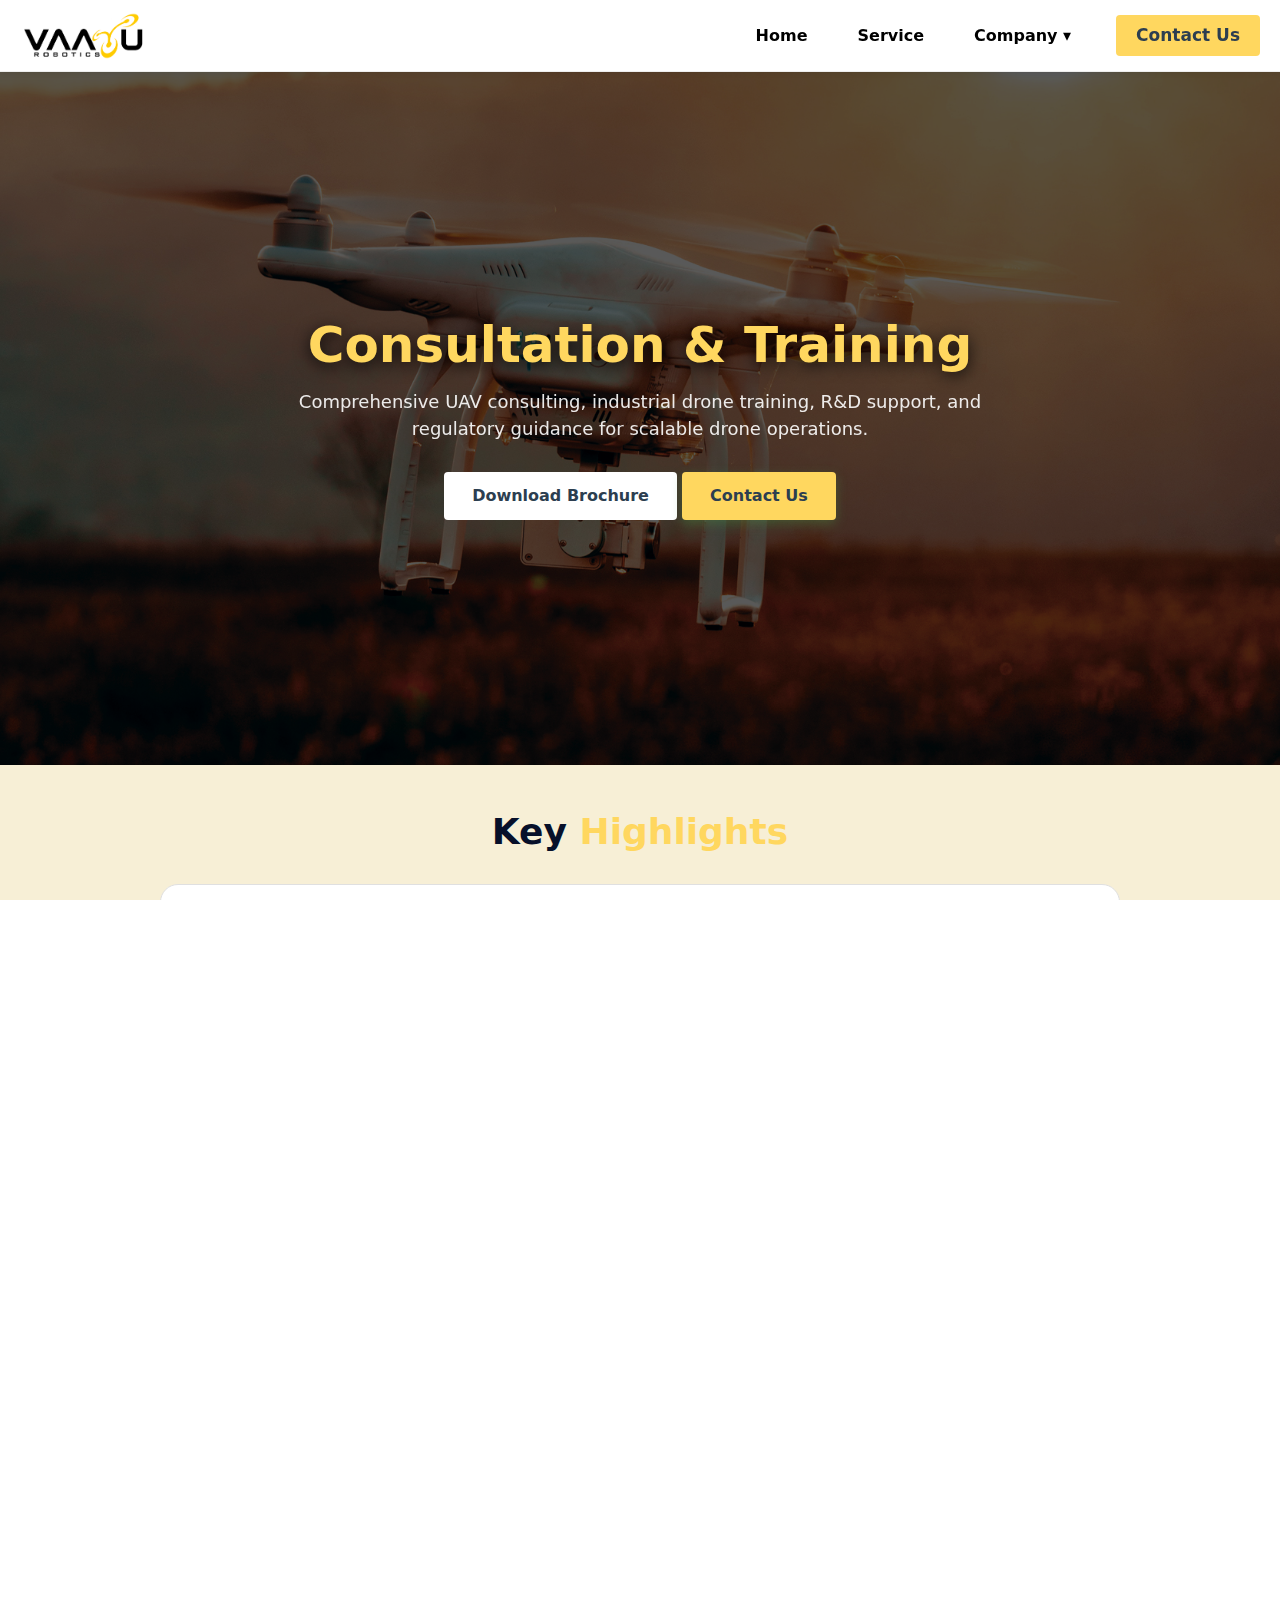
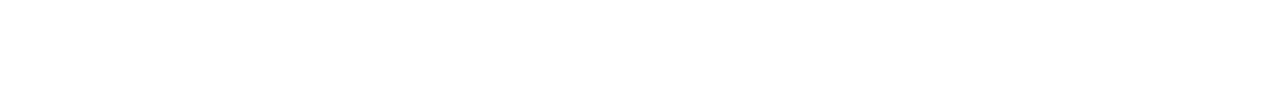
<file: consultation.html>
<!DOCTYPE html>
<html lang="en">
<head>
  <meta charset="UTF-8">
  <meta name="viewport" content="width=device-width, initial-scale=1.0">
  <title>Consultation & Training | Vaayuu Robotics</title>
  <link rel="stylesheet" href="style.css">
</head>

<body>

<header class="site-header">
  <div class="container header-inner">

    <a href="index.html" class="logo">
      <img src="assets/logo.png" alt="Vaayuu Robotics Logo">
    </a>

  <nav class="main-nav">

  <a href="index.html">Home</a>
  <a href="seva.html">Service</a>

  <!-- Company Dropdown -->
  <div class="nav-dropdown">
      <button class="dropbtn">Company ▾</button>
      <div class="dropdown-menu">
          <a href="company.html">Company Overview</a>
          <a href="about.html">About Us</a>
          <a href="faq.html">FAQ</a>
      </div>
  </div>

 <a href="contact.html" class="nav-contact-btn">Contact Us</a>


</nav>

    <button class="mobile-toggle">☰</button>
  </div>
</header>


<!-- ================= HERO SECTION ================= -->

<section class="hero hero-page service-hero-custom"
         style="background-image:url('assets/consultation.png');">

  <div class="hero-overlay"></div>

  <div class="hero-content container">

    <h1 class="hero-title">Consultation & Training</h1>

    <p class="lead">
      Comprehensive UAV consulting, industrial drone training, R&D support, and regulatory guidance for scalable drone operations.
    </p>

    <div class="hero-ctas">
      <a class="btn btn-download"
         href="assets/Drone-Booklet1.pdf"
         download>
         Download Brochure
      </a>

      <a class="btn btn-contact" href="contact.html">Contact Us</a>
    </div>

  </div>
</section>


<!-- ================= KEY HIGHLIGHTS ================= -->

<section class="section key-highlight-section">
  <div class="container center">

    <h2 class="section-title key-title">
      Key <span class="accent">Highlights</span>
    </h2>

    <div class="key-grid-service">

      <div class="key-card-service">
        <h3>
          <span class="key-card-icon">💡</span> R&D Support
        </h3>
        <ul>
          <li>End-to-end UAV research and prototype development.</li>
          <li>Proof-of-concept creation for new drone applications.</li>
          <li>Technical design guidance and optimization.</li>
        </ul>
      </div>

      <div class="key-card-service">
        <h3>
          <span class="key-card-icon">👨‍🏫</span> Industrial Drone Training
        </h3>
        <ul>
          <li>Hands-on training for drone assembly, flying & maintenance.</li>
          <li>DGCA-compliant training modules for safe operations.</li>
          <li>Certification and compliance assistance.</li>
        </ul>
      </div>

    </div>

  </div>
</section>


<!-- ================= FOOTER ================= -->

<footer class="site-footer">
  <div class="container footer-grid">

    <div>
      <h4>Vaayuu Robotics</h4>
      <p>Your trusted partner for advanced UAV consulting and drone training solutions.</p>
    </div>

    <div>
      <h5>Quick Links</h5>
      <ul class="footer-links">
        <li><a href="about.html">About us</a></li>
        <li><a href="seva.html">Services</a></li>
        <li><a href="contact.html">Contact</a></li>
      </ul>
    </div>

    <div>
      <h5>Contact Us</h5>
      <p>Email: contact@VaayuuRobotics.com</p>
      <p>Phone: +91 90000 00000</p>
      <p>Location: MP Nagar, Bhopal, MP</p>

     <div class="social-links">

    <!-- WhatsApp -->
    <a href="https://wa.me/9000000000" target="_blank" class="social-icon">
        <img src="assets/icons/whatsapp.svg" class="footer-icon" alt="WhatsApp">
    </a>

    <!-- Instagram -->
    <a href="https://instagram.com/" target="_blank" class="social-icon">
        <img src="assets/icons/instagram.svg" class="footer-icon" alt="Instagram">
    </a>

    <!-- LinkedIn -->
    <a href="https://www.linkedin.com/company/vaayu-robotics/" target="_blank" class="social-icon">
        <img src="assets/icons/linkedin.svg" class="footer-icon" alt="LinkedIn">
    </a>

</div>


    </div>

  </div>

  <div class="site-copy">© 2025 Vaayuu Robotics. All Rights Reserved.</div>
</footer>


<!-- ================= MOBILE NAV SCRIPT ================= -->

<script>
(function() {
  const toggle = document.querySelector(".mobile-toggle");
  const nav = document.querySelector(".main-nav");

  if (!toggle || !nav) return;

  toggle.addEventListener("click", (e) => {
    e.stopPropagation();
    nav.classList.toggle("open");
  });

  document.addEventListener("click", (e) => {
    if (window.innerWidth <= 940 && nav.classList.contains("open")) {
      if (!nav.contains(e.target) && !toggle.contains(e.target)) {
        nav.classList.remove("open");
      }
    }
  });

  window.addEventListener("resize", () => {
    if (window.innerWidth > 940) nav.classList.remove("open");
  });
})();
</script>

</body>
</html>
</file>
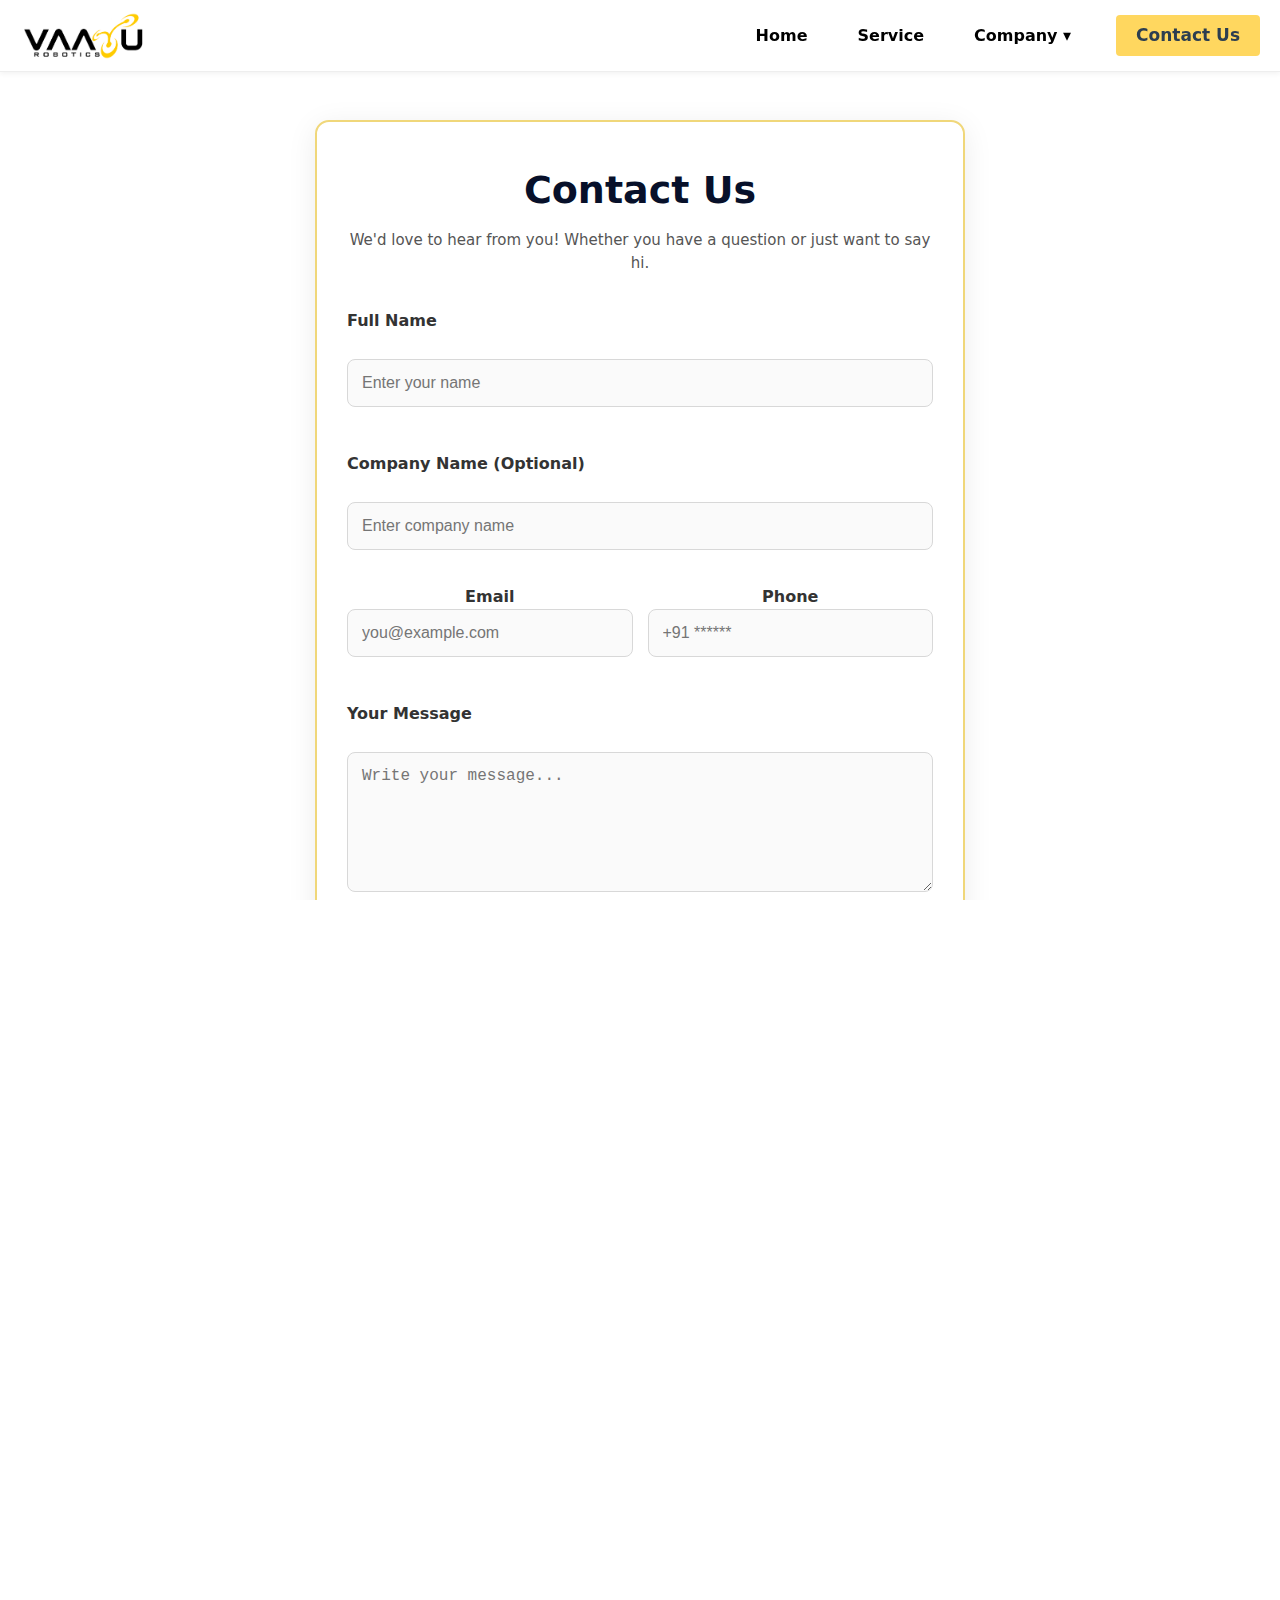
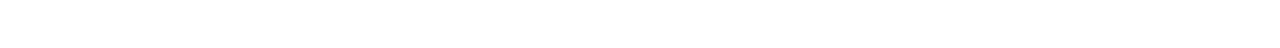
<file: contact.html>
<!DOCTYPE html>
<html lang="en">
<head>
<meta charset="UTF-8">
<meta name="viewport" content="width=device-width, initial-scale=1.0">
<title>Contact Us | Vaayuu Robotics</title>
<link rel="stylesheet" href="https://cdnjs.cloudflare.com/ajax/libs/font-awesome/6.5.0/css/all.min.css">


<link rel="stylesheet" href="style.css">

<style>
    /* CONTACT CARD */
    .contact-wrapper {
        max-width: 650px;
        margin: 120px auto 60px auto;
        padding: 40px 30px;
        background: #ffffff;
        border-radius: 14px;
        border: 2px solid #f0d77a;
        box-shadow: 0px 6px 30px rgba(0, 0, 0, 0.08);
        text-align: center;
    }

    h1 {
        font-size: 34px;
        font-weight: 700;
        color: #d99a00;
        margin-bottom: 5px;
    }

    .contact-wrapper p {
        font-size: 15px;
        color: #555;
        margin-bottom: 25px;
    }

    /* LABEL */
    .contact-label {
        text-align: left;
        font-weight: 600;
        margin-bottom: 6px;
        margin-top: 10px;
        color: #333;
    }

    /* INPUTS */
    #contactForm input,
    #contactForm textarea {
        width: 100%;
        padding: 14px;
        margin-bottom: 15px;
        border-radius: 8px;
        border: 1px solid #d8d8d8;
        background: #fafafa;
        font-size: 16px;
        transition: 0.2s;
    }

    #contactForm input:focus,
    #contactForm textarea:focus {
        border-color: #d99a00;
        background: #fff;
        outline: none;
    }

    #contactForm textarea {
        min-height: 130px;
        resize: vertical;
    }

    /* WORD COUNTER */
    #wordCounter {
        text-align: right;
        font-size: 13px;
        margin-top: -10px;
        margin-bottom: 15px;
        color: #666;
    }

    /* BUTTON */
    .contact-btn {
        width: 180px;
        padding: 14px;
        background: #f5b700;
        color: #fff;
        border: none;
        font-size: 17px;
        border-radius: 25px;
        cursor: pointer;
        font-weight: 600;
        margin: 10px auto;
        display: block;
        box-shadow: 0px 4px 12px rgba(0,0,0,0.2);
        transition: 0.25s;
    }

    .contact-btn:hover {
        background: #d99a00;
    }

    /* SUCCESS MESSAGE */
    .success-message {
        background: #d4edda;
        border: 1px solid #a3d7ae;
        padding: 12px;
        border-radius: 6px;
        color: #155724;
        margin-bottom: 15px;
        font-size: 14px;
    }

    /* MOBILE NAV FIX */
    @media(max-width:940px){
        .main-nav {
            position: absolute;
            top: 100%;
            right: 0;
            background: white;
            width: 220px;
            padding: 20px;
            display: none;
            flex-direction: column;
            box-shadow: 0 4px 20px rgba(0,0,0,0.15);
            z-index: 9999;
        }
        .main-nav.open {
            display: flex;
        }
        .main-nav a, .dropbtn {
            color: #000 !important;
            padding: 10px 0;
            border-bottom: 1px solid #eee;
        }
    }
</style>
</head>

<body>

<!-- =============== NAVBAR =============== -->
<header class="site-header">
  <div class="container header-inner">
    
    <a href="index.html" class="logo">
      <img src="assets/logo.png" alt="Vaayuu Logo">
    </a>

    <nav class="main-nav">
      <button id="closeMenu" class="mobile-close">✕</button>

      <a href="index.html">Home</a>
      <a href="seva.html">Service</a>

      <div class="nav-dropdown">
          <button class="dropbtn">Company ▾</button>
          <div class="dropdown-menu">
              <a href="company.html">Company Overview</a>
              <a href="about.html">About Us</a>
              <a href="faq.html">FAQ</a>
          </div>
      </div>

      <a href="contact.html" class="nav-contact-btn">Contact Us</a>

    </nav>

    <button class="mobile-toggle">☰</button>

  </div>
</header>

<main>

<div class="contact-wrapper">

      <h1>Contact Us</h1>
      <p>We'd love to hear from you! Whether you have a question or just want to say hi.</p>

      <div id="success" class="success-message" style="display:none;">
          Thank you! Your message has been sent successfully.
      </div>

      <form id="contactForm" action="https://formspree.io/f/xyzlnjza" method="POST">

          <label class="contact-label">Full Name</label>
          <input type="text" name="name" placeholder="Enter your name" required>

          <label class="contact-label">Company Name (Optional)</label>
          <input type="text" name="company" placeholder="Enter company name">

          <div style="display:flex; gap:15px; width:100%;">
              <div style="flex:1;">
                  <label class="contact-label">Email</label>
                  <input type="email" name="email" placeholder="you@example.com" required>
              </div>

              <div style="flex:1;">
                  <label class="contact-label">Phone</label>
                  <input type="text" name="phone" placeholder="+91 ******" required>
              </div>
          </div>

          <label class="contact-label">Your Message</label>
          <textarea id="messageBox" name="message" placeholder="Write your message..." required></textarea>

          <p id="wordCounter">0 / 200 words</p>

          <button type="submit" class="contact-btn">Send Message</button>

      </form>

      <hr style="margin:30px 0; border:0; border-top:1px solid #eee;">

      <p>Or reach us directly:</p>
      <h3 style="color:#d99a00; margin:5px 0;">vaayur.c@gmail.com</h3>
      <h3 style="color:#d99a00;">+91 81208 44716</h3>

</div>

</main>

<!-- =============== FOOTER =============== -->
<footer class="site-footer">
  <div class="container footer-grid">

    <div>
      <h4>Vaayuu Robotics</h4>
      <p>Providing cutting-edge drone solutions with precision and reliability.</p>
    </div>

    <div>
      <h5>Quick Links</h5>
      <ul class="footer-links">
        <li><a href="about.html">About us</a></li>
        <li><a href="seva.html">Services</a></li>
        <li><a href="contact.html">Contact</a></li>
      </ul>
    </div>

    <div>
      <h5>Contact Us</h5>
      <p>Email: contact@VaayuuRobotics.com</p>
      <p>Phone: +91 90000 00000</p>
      <p>Location: MP Nagar, Bhopal, MP</p>

      <div class="social-links">

    <a href="https://facebook.com" target="_blank" class="social-icon">
        <i class="fab fa-facebook-f"></i>
    </a>

    <a href="https://twitter.com" target="_blank" class="social-icon">
        <i class="fab fa-twitter"></i>
    </a>

    <a href="https://youtube.com" target="_blank" class="social-icon">
        <i class="fab fa-youtube"></i>
    </a>

    <a href="https://instagram.com" target="_blank" class="social-icon">
        <i class="fab fa-instagram"></i>
    </a>

    <a href="https://linkedin.com" target="_blank" class="social-icon">
        <i class="fab fa-linkedin-in"></i>
    </a>

</div>


    </div>
  </div>

  <div class="site-copy">© 2025 Vaayuu Robotics. All Rights Reserved.</div>
</footer>

<!-- =============== MOBILE NAV SCRIPT (FIXED) =============== -->
<script>
(function(){
  const toggle = document.querySelector(".mobile-toggle");
  const nav = document.querySelector(".main-nav");

  if(!toggle || !nav) return;

  toggle.addEventListener("click", (e)=>{
    e.stopPropagation();
    nav.classList.toggle("open");
  });

  document.addEventListener("click", (e)=>{
    if(window.innerWidth <= 940 && nav.classList.contains("open")){
      if(!nav.contains(e.target) && !toggle.contains(e.target)){
        nav.classList.remove("open");
      }
    }
  });

  window.addEventListener("resize", ()=>{
    if(window.innerWidth > 940) nav.classList.remove("open");
  });
})();
</script>

<!-- =============== CONTACT PAGE SCRIPT =============== -->
<script>
// WORD LIMIT (200 words)
const msgBox = document.getElementById("messageBox");
const wordCounter = document.getElementById("wordCounter");

msgBox.addEventListener("input", () => {
    let words = msgBox.value.trim().split(/\s+/);
    if (words[0] === "") words = [];

    if (words.length > 200) {
        words = words.slice(0, 200);
        msgBox.value = words.join(" ");
    }

    wordCounter.textContent = `${words.length} / 200 words`;
});

// FORM SUCCESS
const form = document.getElementById('contactForm');
const success = document.getElementById('success');

form.addEventListener('submit', async (e) => {
    e.preventDefault();
    const data = new FormData(form);

    const res = await fetch(form.action, {
        method: 'POST',
        body: data,
        headers: { Accept: 'application/json' }
    });

    if(res.ok){
        success.style.display = 'block';
        form.reset();
        wordCounter.textContent = "0 / 200 words";
        setTimeout(()=> success.style.display='none', 4000);
    } else {
        alert('Message not sent. Check Formspree ID.');
    }
});
</script>
<script>
(function(){
  const toggle = document.querySelector(".mobile-toggle"); // ☰
  const nav = document.querySelector(".main-nav");         // Menu
  const closeBtn = document.getElementById("closeMenu");   // ✕ close button

  if(!toggle || !nav || !closeBtn) return;

  // Open menu
  toggle.addEventListener("click", (e)=>{
    e.stopPropagation();
    nav.classList.add("open");
  });

  // Close menu using X button
  closeBtn.addEventListener("click", ()=>{
    nav.classList.remove("open");
  });

  // Close menu on outside click
  document.addEventListener("click", (e)=>{
    if(window.innerWidth <= 940 && nav.classList.contains("open")){
      if(!nav.contains(e.target) && !toggle.contains(e.target)){
        nav.classList.remove("open");
      }
    }
  });

  // Reset menu on desktop resize
  window.addEventListener("resize", ()=>{
    if(window.innerWidth > 940) nav.classList.remove("open");
  });
})();
</script>

</body>
</html>
</file>
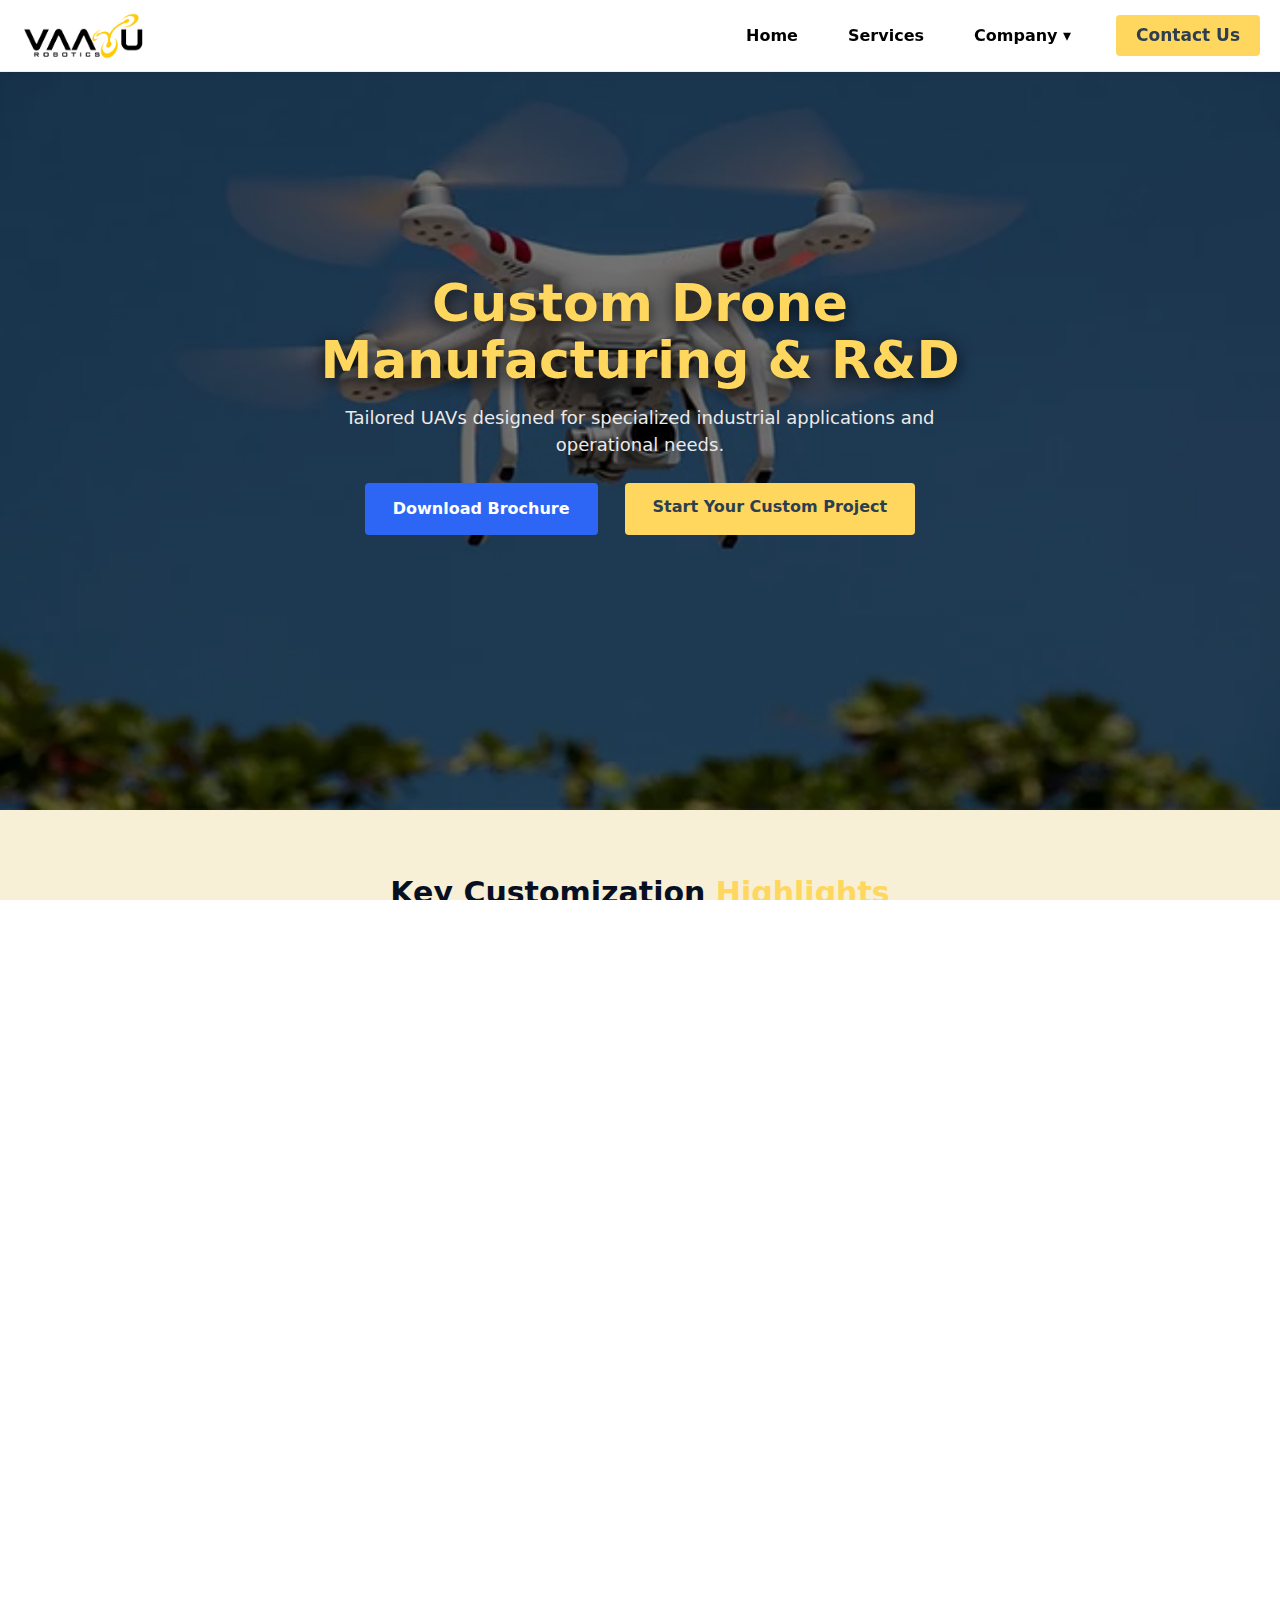
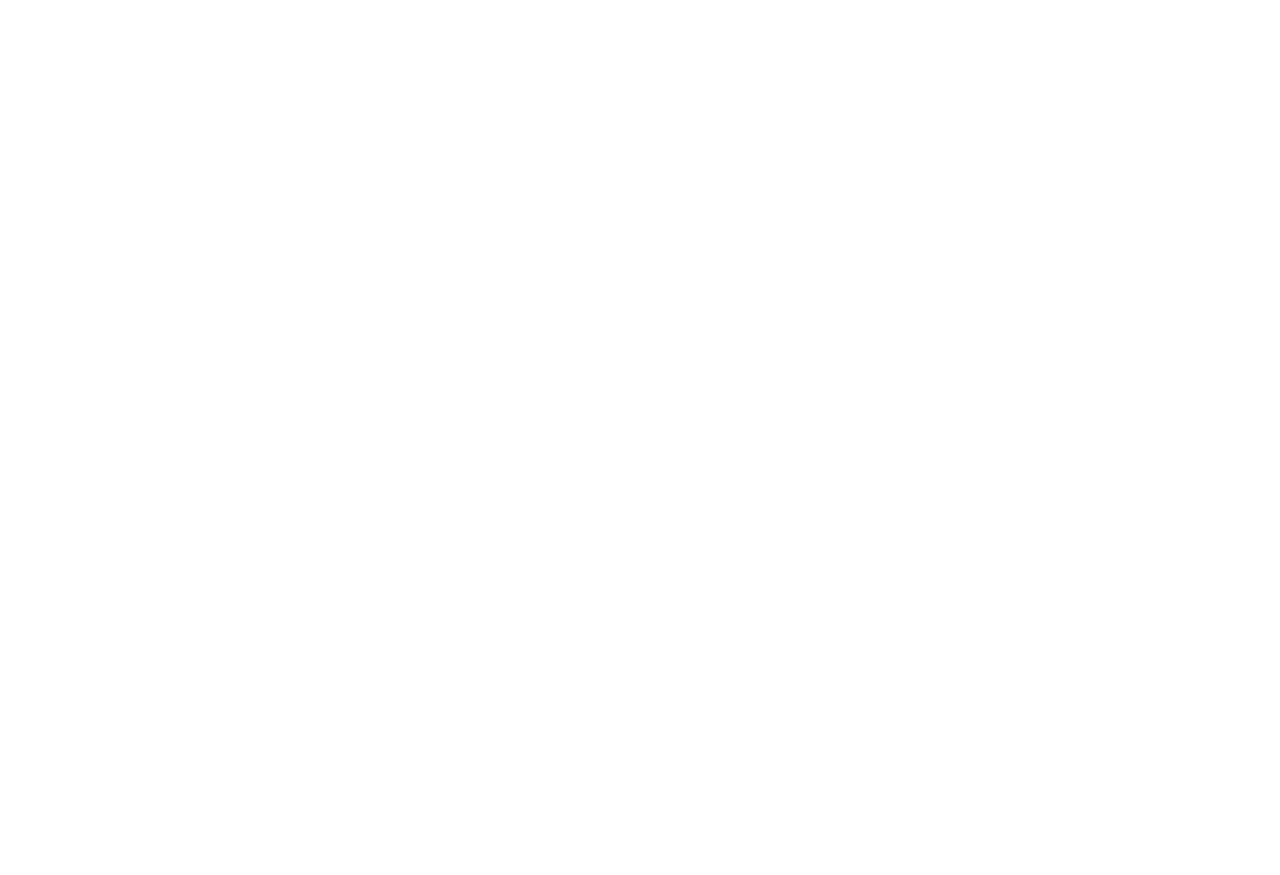
<file: custom-drone.html>
<!DOCTYPE html>
<html lang="en">
<head>
    <meta charset="UTF-8">
    <meta name="viewport" content="width=device-width, initial-scale=1.0">
    
    <title>Custom Drone Solutions, UAV Manufacturing & R&D Support | Vaayuu Robotics</title>
    <meta name="description" content="Vaayuu Robotics specializes in custom drone solutions, tailored UAV manufacturing, R&D support, and prototype development for unique industrial, surveillance, and logistics applications." />
    <link rel="canonical" href="https://vaayuu-roboticss.vercel.app/custom-drone.html" />

    <link rel="stylesheet" href="style.css">
    <link rel="stylesheet" href="https://cdnjs.cloudflare.com/ajax/libs/font-awesome/6.5.0/css/all.min.css">

    <script type="application/ld+json">
    {
      "@context": "https://schema.org",
      "@type": "BreadcrumbList",
      "itemListElement": [
        {
          "@type": "ListItem",
          "position": 1,
          "name": "Home",
          "item": "https://vaayuu-roboticss.vercel.app/"
        },
        {
          "@type": "ListItem",
          "position": 2,
          "name": "Services",
          "item": "https://vaayuu-roboticss.vercel.app/seva.html"
        },
        {
          "@type": "ListItem",
          "position": 3,
          "name": "Custom Drone Solutions",
          "item": "https://vaayuu-roboticss.vercel.app/custom-drone.html"
        }
      ]
    }
    </script>
    
    <style>
        /* ================= HERO FIXED (SAME AS SECOND IMAGE) ================= */
        .fixed-hero {
            position: relative;
            width: 100%;
            height: 90vh;
            background-size: cover;
            background-position: center;
            display: flex;
            align-items: center;
            justify-content: center;
        }

        /* Dark overlay */
        .hero-overlay {
            position: absolute;
            inset: 0;
            background: rgba(0,0,0,0.55);
        }

        /* Content */
        .hero-content {
            position: relative;
            z-index: 2;
            text-align: center;
            max-width: 700px;
            padding: 20px;
        }

        .hero-title {
            font-size: 52px;
            font-weight: 800;
            color: #fff;
            margin-bottom: 15px;
        }

        .hero-sub {
            color: #eaeaea;
            font-size: 18px;
            line-height: 1.5;
        }

        .hero-buttons {
            margin-top: 25px;
            display: flex;
            justify-content: center;
            gap: 15px;
        }

        .btn-blue {
            background: #2d66f5;
            padding: 14px 28px;
            color: #fff;
            border-radius: 10px;
            font-weight: 600;
        }

        .btn-yellow {
            background: #f5b400;
            padding: 14px 28px;
            color: #000;
            border-radius: 10px;
            font-weight: 600;
        }
    </style>
</head>

<body>

<header class="site-header">
  <div class="header-inner">

    <a href="index.html" class="logo">
      <img src="./assets/logo.png" alt="Vaayuu Robotics Logo">
    </a>

    <button class="mobile-toggle" id="mobileToggle">☰</button>

    <nav class="main-nav" id="mainNav">
        <button id="closeMenu" class="mobile-close">✕</button>
      <a href="index.html">Home</a>
      <a href="seva.html">Services</a>

      <div class="nav-dropdown">
        <button class="dropbtn">Company ▾</button>
        <div class="dropdown-menu">
          <a href="company.html">Company Overview</a>
          <a href="about.html">About Us</a>
          <a href="faq.html">FAQ</a>
        </div>
      </div>

     <a href="contact.html" class="nav-contact-btn">Contact Us</a>

    </nav>

  </div>
</header>



<section class="fixed-hero" style="background-image: url('assets/powerline.png');">

    <div class="hero-overlay"></div>

    <div class="hero-content">
        <h1 class="hero-title">Custom Drone Manufacturing & R&D</h1>

        <p class="hero-sub">
            Tailored UAVs designed for specialized industrial applications and operational needs.
        </p>

        <div class="hero-buttons">
            <a href="assets/brochure.pdf" download class="btn-blue">Download Brochure</a>
            <a href="contact.html" class="btn-yellow">Start Your Custom Project</a>
        </div>
    </div>

</section>



<section class="section" style="background:var(--cream); padding-top:60px;">
    <div class="container center">

        <h2 class="section-title">Key Customization <span class="accent">Highlights</span></h2>

        <div class="highlight-grid">

            <div class="highlight-card">
                <h3>🛠 Custom Hardware & Payloads</h3>
                <p>Specialized drones engineered for industry-specific requirements.</p>
            </div>

            <div class="highlight-card">
                <h3>🤖 AI-Powered Processing</h3>
                <p>Real-time onboard AI for mapping, insights, and automation.</p>
            </div>

            <div class="highlight-card">
                <h3>📡 Advanced Sensors</h3>
                <p>Support for LiDAR, RGB, Thermal, and Multispectral imaging.</p>
            </div>

            <div class="highlight-card">
                <h3>🔋 Extended Flight Endurance</h3>
                <p>Long-duration missions for large-area operations.</p>
            </div>

        </div>

    </div>
</section>



<section class="section">
    <div class="container service-split">

        <div class="service-text">
            <h2 class="section-title">Fully Customized UAV Development</h2>

            <p class="section-sub">
              Whether it's inspection, surveillance, agriculture, mapping, logistics, or a completely new use-case,
              Vaayuu Robotics designs drones built exactly around your operational needs.
            </p>

            <ul class="service-list">
                <li>✔ Custom hardware & payload integration</li>
                <li>✔ AI-powered data processing</li>
                <li>✔ Thermal, LiDAR, RGB & Multispectral support</li>
                <li>✔ Long endurance & extended flight range</li>
                <li>✔ Industry-grade testing & validation</li>
            </ul>

            <a href="contact.html" class="btn btn-primary" style="margin-top:20px;">
                Start Your Custom Project
            </a>
        </div>

        <div class="service-image">
            <img src="assets/construction.png" class="service-img" alt="Custom Drone Engineering for Industrial Site">
        </div>

    </div>
</section>



<section class="section cta-section-about">
    <div class="container center">
        <h2 class="cta-title">Need a Drone Built Just for You?</h2>
        <p>Talk to our engineering team and get a fully customized UAV solution.</p>
        <a href="contact.html" class="btn btn-primary btn-cta-about">Contact Our R&D Team</a>
    </div>
</section>



<footer class="site-footer">
    <div class="container footer-grid">
        <div>
            <h4>Vaayuu Robotics</h4>
            <p>Providing cutting-edge drone solutions with precision and reliability.</p>
        </div>

        <div>
            <h5>Quick Links</h5>
            <ul class="footer-links">
                <li><a href="about.html">About us</a></li>
                <li><a href="seva.html">Services</a></li>
                <li><a href="contact.html">Contact</a></li>
            </ul>
        </div>

        <div>
            <h5>Contact Us</h5>
            <p>Email: contact@VaayuuRobotics.com<br>
               Phone: +91 81208 44716<br>
               Location: MP Nagar, Bhopal, MP</p>

           <div class="social-links">

    <a href="https://facebook.com" target="_blank" class="social-icon">
        <i class="fab fa-facebook-f"></i>
    </a>

    <a href="https://twitter.com" target="_blank" class="social-icon">
        <i class="fab fa-twitter"></i>
    </a>

    <a href="https://youtube.com" target="_blank" class="social-icon">
        <i class="fab fa-youtube"></i>
    </a>

    <a href="https://instagram.com" target="_blank" class="social-icon">
        <i class="fab fa-instagram"></i>
    </a>

    <a href="https://linkedin.com" target="_blank" class="social-icon">
        <i class="fab fa-linkedin-in"></i>
    </a>

</div>

        </div>
    </div>

    <div class="site-copy">© 2025 Vaayuu Robotics. All Rights Reserved.</div>
</footer>


<script>
(function() {
  const toggle = document.querySelector(".mobile-toggle");
  const nav = document.querySelector(".main-nav");
  const closeBtn = document.getElementById("closeMenu");

  if (!toggle || !nav || !closeBtn) return;

  // Open menu
  toggle.addEventListener("click", (e) => {
    e.stopPropagation();
    nav.classList.add("open");
  });

  // Close menu using X button
  closeBtn.addEventListener("click", ()=>{
    nav.classList.remove("open");
  });

  // Close menu on outside click and resize
  document.addEventListener("click", (e) => {
    if (window.innerWidth <= 940 && nav.classList.contains("open")) {
      if (!nav.contains(e.target) && !toggle.contains(e.target)) {
        nav.classList.remove("open");
      }
    }
  });

  window.addEventListener("resize", () => {
    if (window.innerWidth > 940) nav.classList.remove("open");
  });
})();
</script>


</body>
</html>
</file>
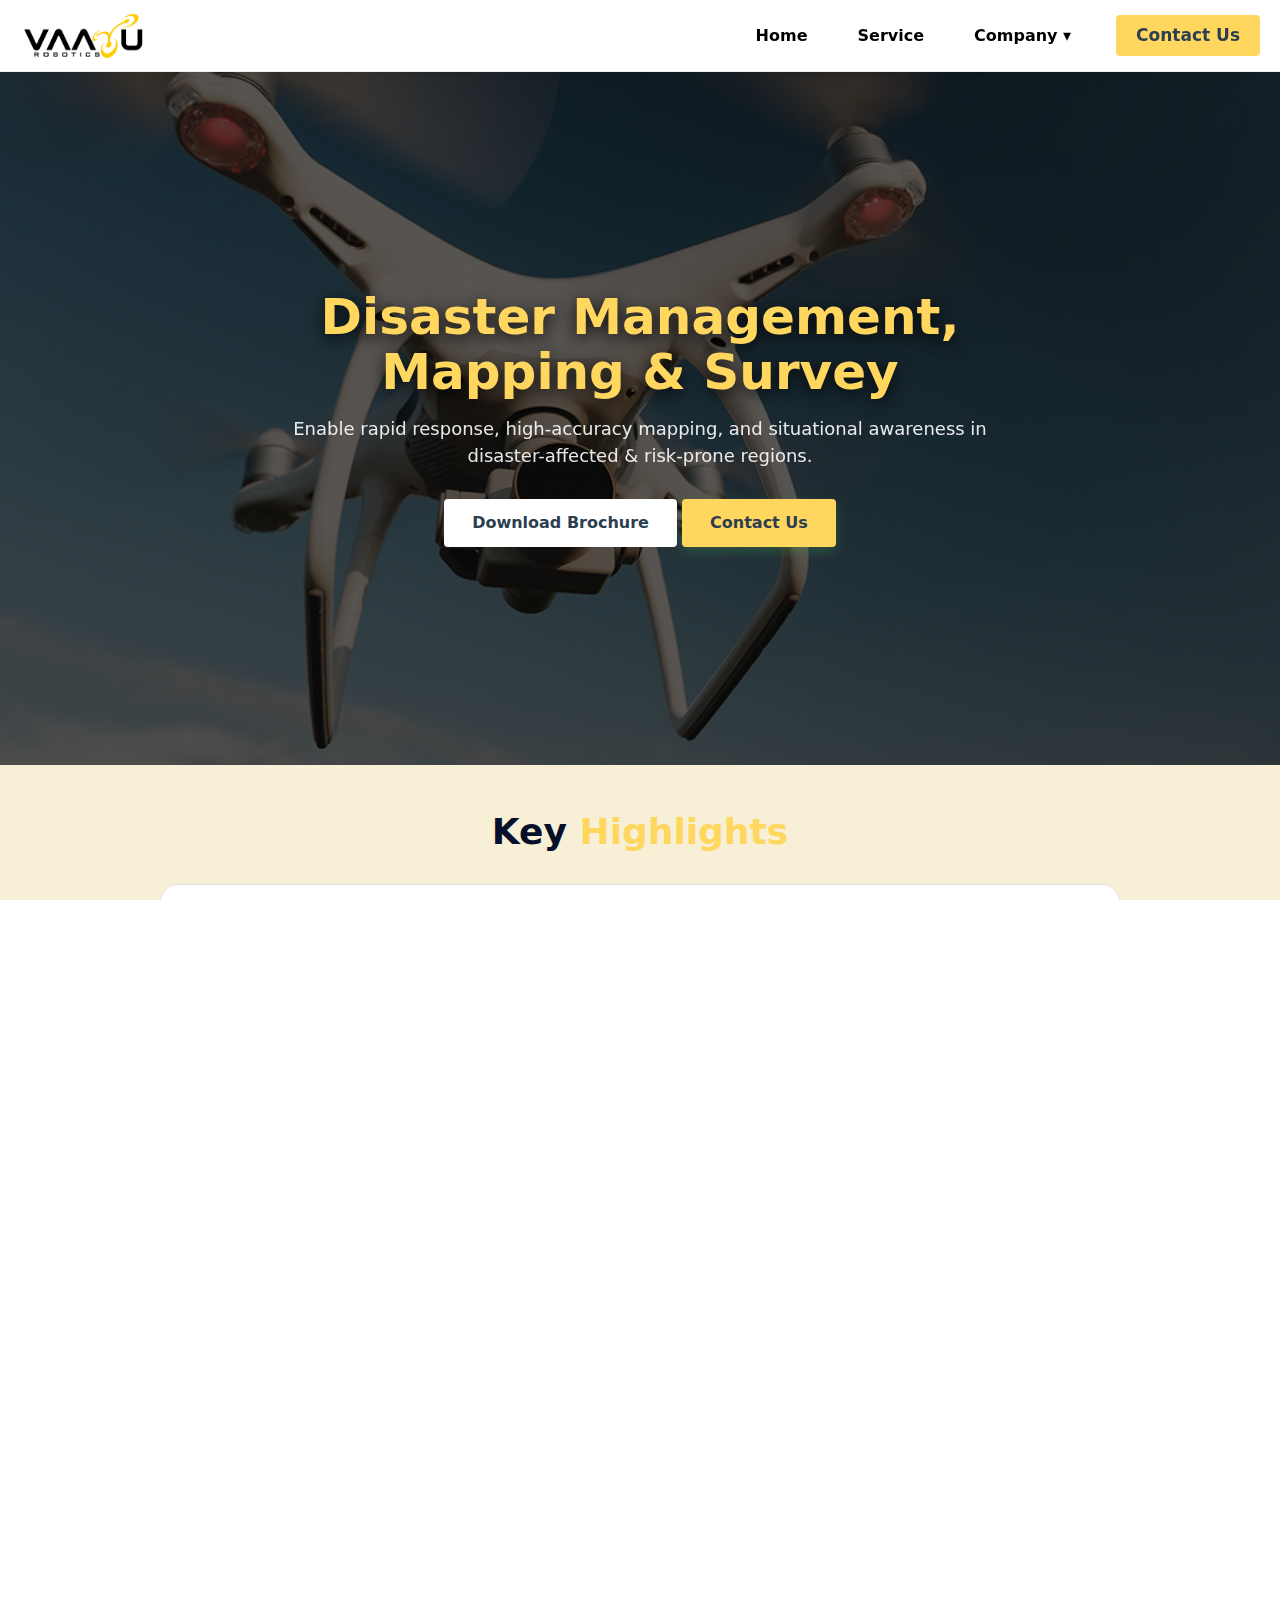
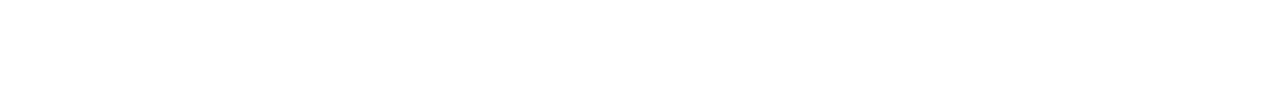
<file: disaster.html>
<!DOCTYPE html>
<html lang="en">
<head>
  <meta charset="UTF-8">
  <meta name="viewport" content="width=device-width, initial-scale=1.0">
  <title>Disaster Management | Vaayuu Robotics</title>
  <link rel="stylesheet" href="style.css">
</head>

<body>

<header class="site-header">
  <div class="container header-inner">

    <a href="index.html" class="logo">
      <img src="assets/logo.png" alt="Vaayuu Robotics Logo">
    </a>

    <nav class="main-nav">

  <a href="index.html">Home</a>
  <a href="seva.html">Service</a>

  <!-- Company Dropdown -->
  <div class="nav-dropdown">
      <button class="dropbtn">Company ▾</button>
      <div class="dropdown-menu">
          <a href="company.html">Company Overview</a>
          <a href="about.html">About Us</a>
          <a href="faq.html">FAQ</a>
      </div>
  </div>
<a href="contact.html" class="nav-contact-btn">Contact Us</a>


</nav>

    <button class="mobile-toggle">☰</button>

  </div>
</header>


<!-- ================= HERO SECTION ================= -->

<section class="hero hero-page service-hero-custom"
         style="background-image:url('assets/disaster.png');">

  <div class="hero-overlay"></div>

  <div class="hero-content container">

    <h1 class="hero-title">Disaster Management, Mapping & Survey</h1>

    <p class="lead">
      Enable rapid response, high-accuracy mapping, and situational awareness in disaster-affected & risk-prone regions.
    </p>

    <div class="hero-ctas">
      <a class="btn btn-download" href="assets/Drone-Booklet2.pdf" download>
        Download Brochure
      </a>
      <a class="btn btn-contact" href="contact.html">Contact Us</a>
    </div>

  </div>
</section>


<!-- ================= KEY HIGHLIGHTS ================= -->

<section class="section key-highlight-section">
  <div class="container center">

    <h2 class="section-title key-title">
      Key <span class="accent">Highlights</span>
    </h2>

    <div class="key-grid-service">

      <div class="key-card-service">
        <h3><span class="key-card-icon">🔍</span> Emergency Response Mapping</h3>
        <ul>
          <li>Rapid aerial mapping for damage assessment & rescue coordination.</li>
          <li>Identify affected zones with high precision using drone data.</li>
          <li>Faster recovery decision-making for authorities.</li>
        </ul>
      </div>

      <div class="key-card-service">
        <h3><span class="key-card-icon">🔍</span> Topographic & Land-Use Surveys</h3>
        <ul>
          <li>High-accuracy DEM & orthomosaic generation.</li>
          <li>Flood, landslide & hazard-zone prediction mapping.</li>
          <li>Support for urban planning and environmental studies.</li>
        </ul>
      </div>

    </div>

  </div>
</section>


<!-- ================= FOOTER ================= -->

<footer class="site-footer">
  <div class="container footer-grid">

    <div>
      <h4>Vaayuu Robotics</h4>
      <p>Providing cutting-edge drone solutions with precision and reliability.</p>
    </div>

    <div>
      <h5>Quick Links</h5>
      <ul class="footer-links">
        <li><a href="about.html">About us</a></li>
        <li><a href="seva.html">Services</a></li>
        <li><a href="contact.html">Contact</a></li>
      </ul>
    </div>

    <div>
      <h5>Contact Us</h5>
      <p>Email: contact@VaayuuRobotics.com</p>
      <p>Phone: +91 90000 00000</p>
      <p>Location: MP Nagar, Bhopal, MP</p>

      <div class="social-links">

    <!-- WhatsApp -->
    <a href="https://wa.me/9000000000" target="_blank" class="social-icon">
        <img src="assets/icons/whatsapp.svg" class="footer-icon" alt="WhatsApp">
    </a>

    <!-- Instagram -->
    <a href="https://instagram.com/" target="_blank" class="social-icon">
        <img src="assets/icons/instagram.svg" class="footer-icon" alt="Instagram">
    </a>

    <!-- LinkedIn -->
    <a href="https://www.linkedin.com/company/vaayu-robotics/" target="_blank" class="social-icon">
        <img src="assets/icons/linkedin.svg" class="footer-icon" alt="LinkedIn">
    </a>

</div>

    </div>

  </div>

  <div class="site-copy">© 2025 Vaayuu Robotics. All Rights Reserved.</div>
</footer>


<!-- ================= MOBILE NAV SCRIPT ================= -->

<script>
(function() {
  const toggle = document.querySelector(".mobile-toggle");
  const nav = document.querySelector(".main-nav");

  if (!toggle || !nav) return;

  toggle.addEventListener("click", (e) => {
    e.stopPropagation();
    nav.classList.toggle("open");
  });

  document.addEventListener("click", (e) => {
    if (window.innerWidth <= 940 && nav.classList.contains("open")) {
      if (!nav.contains(e.target) && !toggle.contains(e.target)) {
        nav.classList.remove("open");
      }
    }
  });

  window.addEventListener("resize", () => {
    if (window.innerWidth > 940) nav.classList.remove("open");
  });
})();
</script>

</body>
</html>
</file>
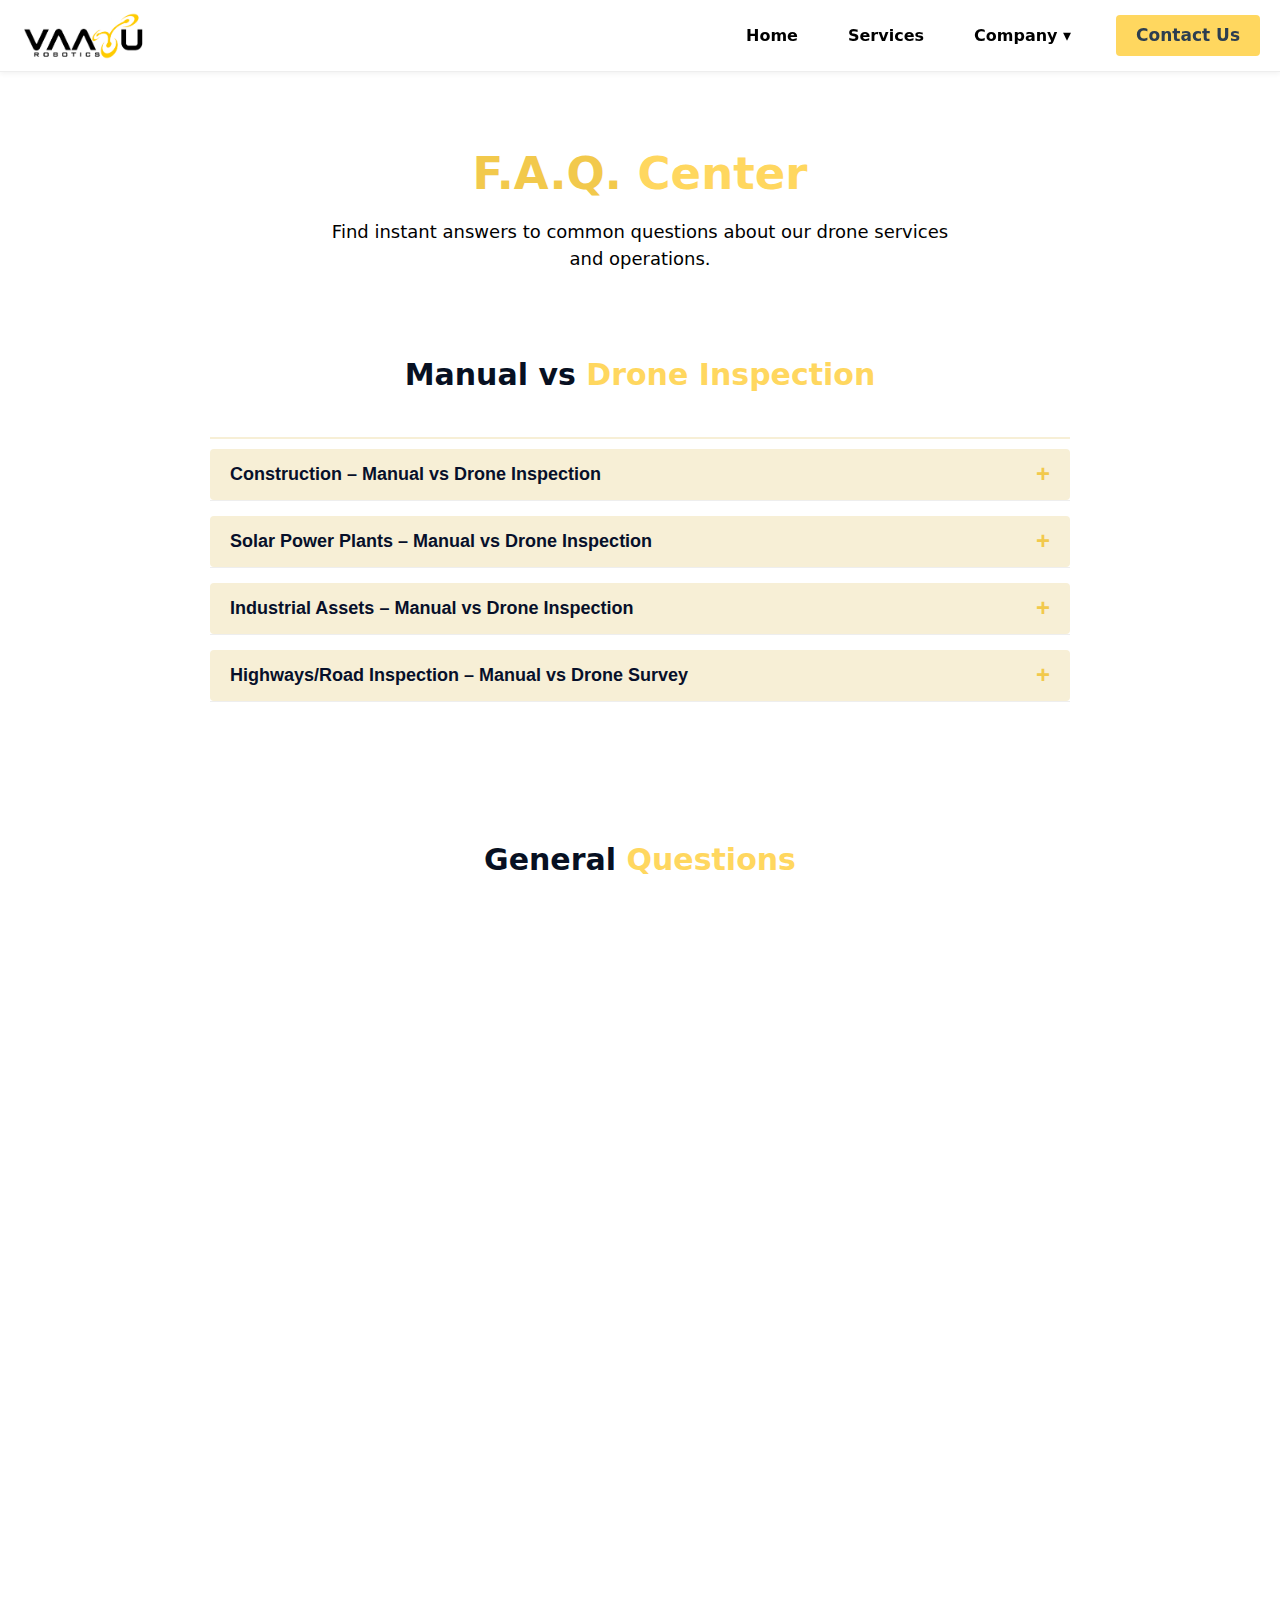
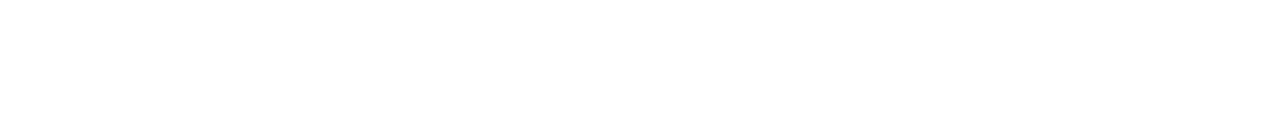
<file: faq.html>
<!DOCTYPE html>
<html lang="en">
<head>
  <meta charset="UTF-8" />
  <meta name="viewport" content="width=device-width, initial-scale=1.0" />
  
  <title>Drone Services FAQ | Vaayuu Robotics</title>
  <meta name="description" content="Find answers to common questions about industrial drone services, manual vs drone inspection, DGCA-certified pilots, custom UAV builds, project timelines and more from Vaayuu Robotics." />
  <link rel="canonical" href="https://vaayuu-roboticss.vercel.app/faq.html" />

  <link rel="stylesheet" href="style.css" />
  <link rel="stylesheet" href="https://cdnjs.cloudflare.com/ajax/libs/font-awesome/6.5.0/css/all.min.css">

  <style>
    .faq-answer { 
      overflow: hidden; 
      max-height: 0; 
      transition: max-height 0.3s ease; 
    }
    .faq-question.active::after {
      content: "−";
    }
    .faq-question::after {
      content: "+";
      float: right;
      font-weight: bold;
    }
    .faq-question {
      width: 100%;
      text-align: left;
      border: none;
      background: var(--cream);
      padding: 15px 20px;
      font-size: 18px;
      cursor: pointer;
      border-radius: 8px;
      transition: 0.3s;
    }
    .faq-item { margin-bottom: 15px; }
    .faq-answer { padding: 0 20px; background: #fff; }
  </style>

  <script type="application/ld+json">
  {
    "@context": "https://schema.org",
    "@type": "FAQPage",
    "mainEntity": [
      {
        "@type": "Question",
        "name": "What industries do you serve?",
        "acceptedAnswer": {
          "@type": "Answer",
          "text": "We serve infrastructure, solar, powerlines, agriculture, construction, roads, industrial assets and more."
        }
      },
      {
        "@type": "Question",
        "name": "Are your pilots DGCA certified?",
        "acceptedAnswer": {
          "@type": "Answer",
          "text": "Yes, all our pilots are DGCA-certified and follow strict operational safety guidelines."
        }
      },
      {
        "@type": "Question",
        "name": "Do drones replace manual inspection?",
        "acceptedAnswer": {
          "@type": "Answer",
          "text": "In most cases, yes. Drones are faster, safer and provide higher-quality data compared to manual inspection."
        }
      },
      {
        "@type": "Question",
        "name": "Do you build custom drones?",
        "acceptedAnswer": {
          "@type": "Answer",
          "text": "Yes, we offer R&D support, custom UAV builds and prototype development."
        }
      },
      {
        "@type": "Question",
        "name": "How long does project delivery take?",
        "acceptedAnswer": {
          "@type": "Answer",
          "text": "Data capture typically takes a few hours to a day. Processing takes 48-72 hours and the final report is delivered digitally with actionable analytics."
        }
      }
    ]
  }
  </script>

  <script type="application/ld+json">
  {
    "@context": "https://schema.org",
    "@type": "BreadcrumbList",
    "itemListElement": [
      {
        "@type": "ListItem",
        "position": 1,
        "name": "Home",
        "item": "https://vaayuu-roboticss.vercel.app/"
      },
      {
        "@type": "ListItem",
        "position": 2,
        "name": "FAQ",
        "item": "https://vaayuu-roboticss.vercel.app/faq.html"
      }
    ]
  }
  </script>

</head>

<body>

<header class="site-header">
  <div class="container header-inner">
    <a href="index.html" class="logo">
      <img src="assets/logo.png" alt="Vaayuu Robotics Logo">
    </a>

   <nav class="main-nav">
    <button id="closeMenu" class="mobile-close">✕</button>

  <a href="index.html">Home</a>
  <a href="seva.html">Services</a>

  <div class="nav-dropdown">
      <button class="dropbtn">Company ▾</button>
      <div class="dropdown-menu">
          <a href="company.html">Company Overview</a>
          <a href="about.html">About Us</a>
          <a href="faq.html">FAQ</a>
      </div>
  </div>

 <a href="contact.html" class="nav-contact-btn">Contact Us</a>

</nav>

    <button class="mobile-toggle">☰</button>
  </div>
</header>

<main>

<section class="page-hero-simple">
    <div class="container center">
        <h1 class="page-title">F.A.Q. <span class="accent">Center</span></h1>
       <p class="hero-sub-text">Find instant answers to common questions about our drone services and operations.</p>
      </div>
</section>

<section class="section faq-content-section">
    <div class="container faq-container">
        <h2 class="section-title">Manual vs <span class="accent">Drone Inspection</span></h2>

        <div class="faq-accordion-box">

            <div class="faq-item">
                <button class="faq-question">Construction – Manual vs Drone Inspection</button>
                <div class="faq-answer">
                    <ul>
                        <li><b>Manual:</b> Slow monitoring, unsafe roof/height inspections, limited data.</li>
                        <li><b>Drone:</b> Fast progress updates, safe structure inspection, 3D mapping & exact volume analytics.</li>
                    </ul>
                </div>
            </div>

            <div class="faq-item">
                <button class="faq-question">Solar Power Plants – Manual vs Drone Inspection</button>
                <div class="faq-answer">
                    <ul>
                        <li><b>Manual:</b> Technicians scan one panel at a time → hours of labor, low accuracy.</li>
                        <li><b>Drone:</b> 10–20 min for full plant scan, thermal defects instantly detected, 98% higher accuracy.</li>
                    </ul>
                </div>
            </div>

            <div class="faq-item">
                <button class="faq-question">Industrial Assets – Manual vs Drone Inspection</button>
                <div class="faq-answer">
                    <ul>
                        <li><b>Manual:</b> High-risk zones, shutdown required, limited visibility.</li>
                        <li><b>Drone:</b> Zero shutdown, safe high-resolution inspection of pipelines, chimneys, tanks.</li>
                    </ul>
                </div>
            </div>

            <div class="faq-item">
                <button class="faq-question">Highways/Road Inspection – Manual vs Drone Survey</button>
                <div class="faq-answer">
                    <ul>
                        <li><b>Manual:</b> Hundreds of man-hours, lane closures, slow mapping.</li>
                        <li><b>Drone:</b> 10× faster mapping, no lane closure, accurate elevation profiles & defect detection.</li>
                    </ul>
                </div>
            </div>

        </div>
    </div>
</section>

<section class="section faq-content-section">
    <div class="container faq-container">

        <h2 class="section-title">General <span class="accent">Questions</span></h2>

        <div class="faq-accordion-box">

            <div class="faq-item">
                <button class="faq-question">What industries do you serve?</button>
                <div class="faq-answer">
                    Infrastructure, Solar, Powerlines, Agriculture, Construction, Roads, Industrial assets, and more.
                </div>
            </div>

            <div class="faq-item">
                <button class="faq-question">Are your pilots DGCA certified?</button>
                <div class="faq-answer">
                    Yes. All pilots are DGCA-certified and follow strict operational safety guidelines.
                </div>
            </div>

            <div class="faq-item">
                <button class="faq-question">Do drones replace manual inspection?</button>
                <div class="faq-answer">
                    In most cases, yes. Drones are faster, safer, and provide higher-quality data compared to manual inspection.
                </div>
            </div>

            <div class="faq-item">
                <button class="faq-question">Do you build custom drones?</button>
                <div class="faq-answer">
                    Yes, we offer R&D support, custom UAV builds, and prototype development.
                </div>
            </div>

            <div class="faq-item">
                <button class="faq-question">How long does project delivery take?</button>
                <div class="faq-answer">
                    Data capture: Few hours to a day.<br>
                    Processing: 48–72 hours.<br>
                    Report: Delivered digitally with actionable analytics.
                </div>
            </div>

        </div>
    </div>
</section>

</main>

<footer class="site-footer">
  <div class="container footer-grid">

    <div>
      <h4>Vaayuu Robotics</h4>
      <p>Providing cutting-edge drone solutions with precision and reliability.</p>
    </div>

    <div>
      <h5>Quick Links</h5>
      <ul class="footer-links">
        <li><a href="about.html">About us</a></li>
        <li><a href="seva.html">Services</a></li>
        <li><a href="contact.html">Contact</a></li>
      </ul>
    </div>

    <div>
      <h5>Contact Us</h5>
      <p>Email: contact@VaayuuRobotics.com</p>
      <p>Phone: +91 81208 44716</p>
      <p>Location: MP Nagar, Bhopal, MP</p>

   <div class="social-links">

    <a href="https://facebook.com" target="_blank" class="social-icon">
        <i class="fab fa-facebook-f"></i>
    </a>

    <a href="https://twitter.com" target="_blank" class="social-icon">
        <i class="fab fa-twitter"></i>
    </a>

    <a href="https://youtube.com" target="_blank" class="social-icon">
        <i class="fab fa-youtube"></i>
    </a>

    <a href="https://instagram.com" target="_blank" class="social-icon">
        <i class="fab fa-instagram"></i>
    </a>

    <a href="https://linkedin.com" target="_blank" class="social-icon">
        <i class="fab fa-linkedin-in"></i>
    </a>

</div>


    </div>

  </div>

  <div class="site-copy">© 2025 Vaayuu Robotics. All Rights Reserved.</div>
</footer>

<script>
document.addEventListener('DOMContentLoaded', () => {
    const faqItems = document.querySelectorAll('.faq-item');

    faqItems.forEach(item => {
        const btn = item.querySelector('.faq-question');
        const ans = item.querySelector('.faq-answer');

        btn.addEventListener('click', () => {
            const openNow = btn.classList.contains('active');

            document.querySelectorAll('.faq-question.active').forEach(openBtn => {
                openBtn.classList.remove('active');
                openBtn.nextElementSibling.style.maxHeight = null;
            });

            if (!openNow) {
                btn.classList.add('active');
                ans.style.maxHeight = ans.scrollHeight + 'px';
            }
        });
    });
});
</script>

<script>
(function(){
  const toggle = document.querySelector(".mobile-toggle"); // ☰
  const nav = document.querySelector(".main-nav");         // Menu
  const closeBtn = document.getElementById("closeMenu");   // ✕ close button

  if(!toggle || !nav || !closeBtn) return;

  // Open menu
  toggle.addEventListener("click", (e)=>{
    e.stopPropagation();
    nav.classList.add("open");
  });

  // Close menu using X button
  closeBtn.addEventListener("click", ()=>{
    nav.classList.remove("open");
  });

  // Close menu on outside click
  document.addEventListener("click", (e)=>{
    if(window.innerWidth <= 940 && nav.classList.contains("open")){
      if(!nav.contains(e.target) && !toggle.contains(e.target)){
        nav.classList.remove("open");
      }
    }
  });

  // Reset menu on desktop resize
  window.addEventListener("resize", ()=>{
    if(window.innerWidth > 940) nav.classList.remove("open");
  });
})();
</script>

</body>
</html>
</file>
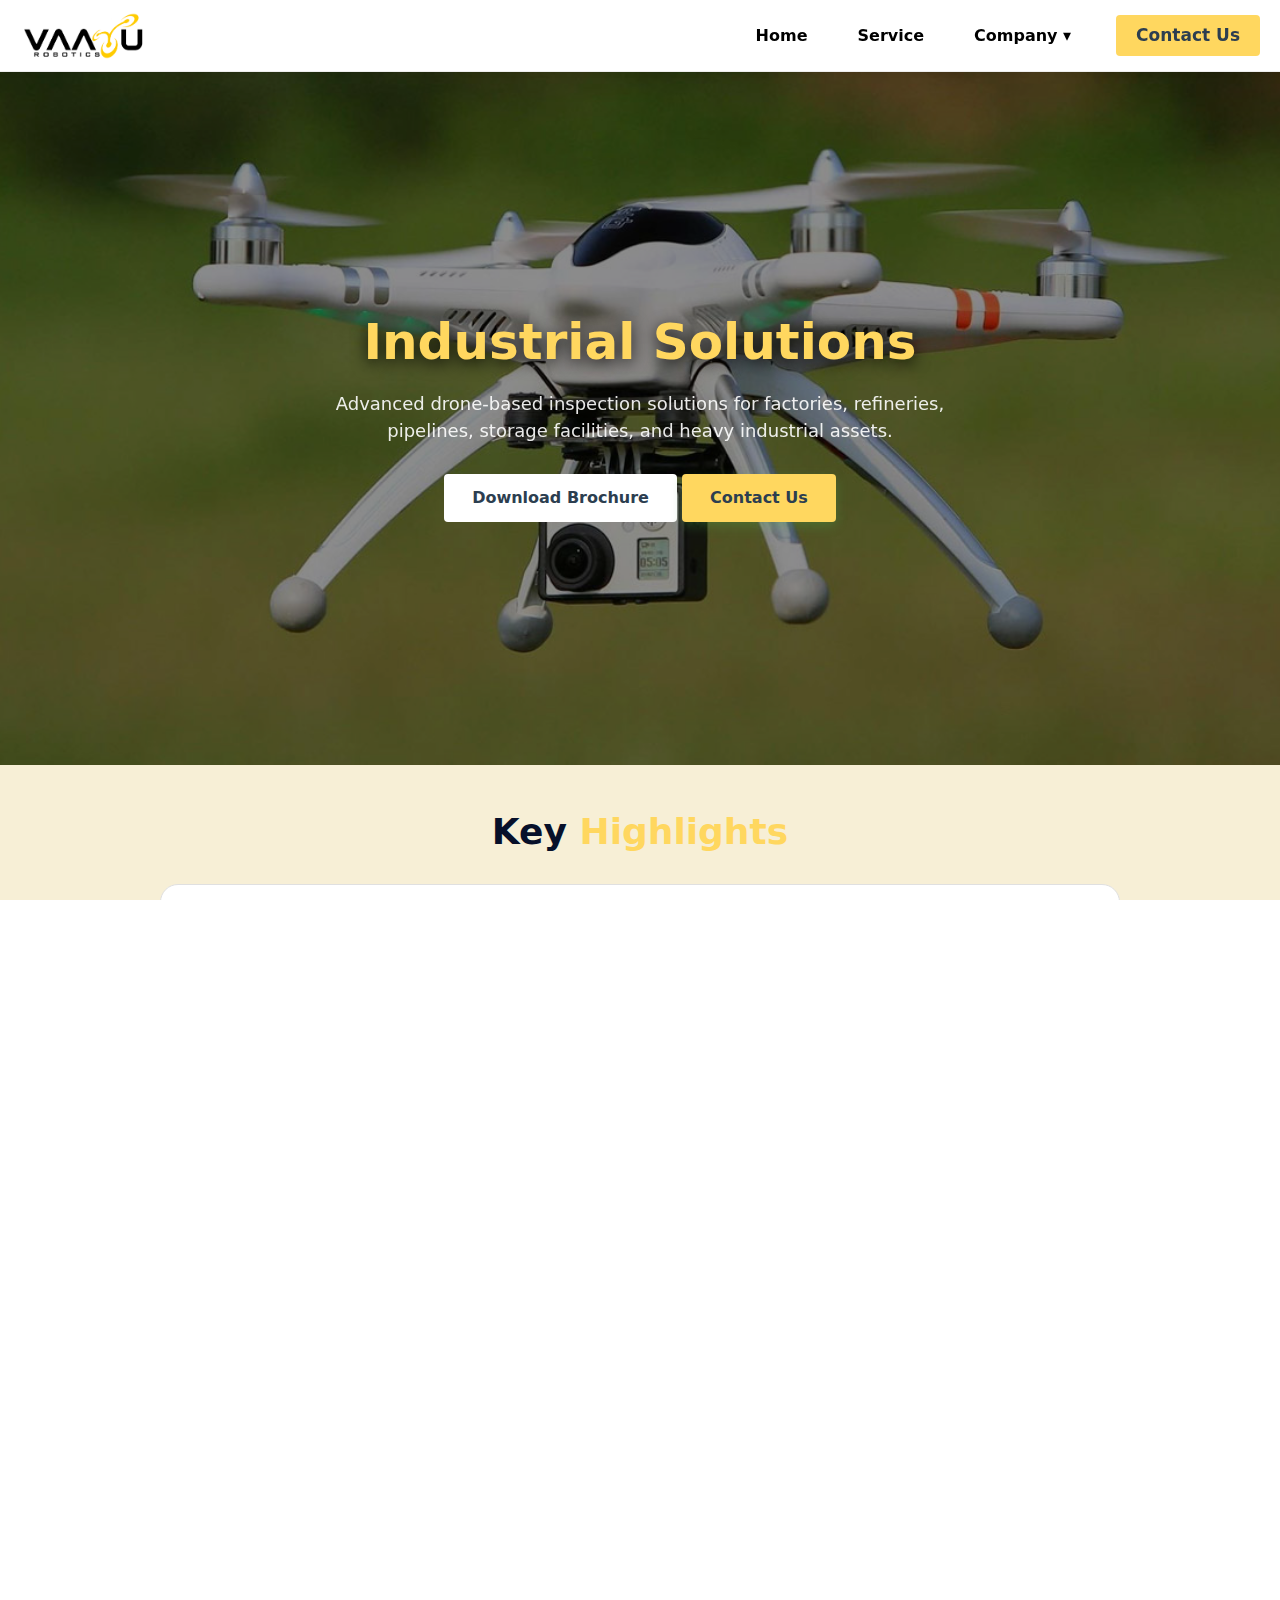
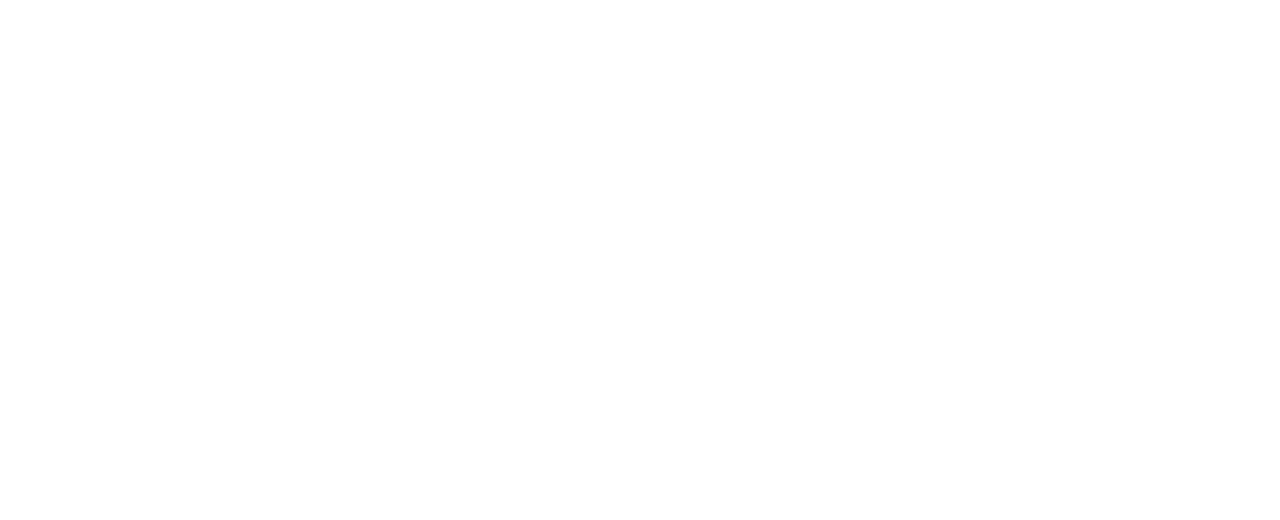
<file: industrial.html>
<!DOCTYPE html>
<html lang="en">
<head>
  <meta charset="UTF-8">
  <meta name="viewport" content="width=device-width, initial-scale=1.0">
  <title>Industrial Solutions | Vaayuu Robotics</title>
  <link rel="stylesheet" href="style.css">

  <style>
    /* HERO FIX */
    .service-hero-custom {
        min-height: 85vh;
        background-size: cover;
        background-position: center top;
        background-repeat: no-repeat;
        position: relative;
        display: flex;
        align-items: center;
        justify-content: center;
    }

    /* DARK OVERLAY */
    .service-hero-custom .hero-overlay {
        position: absolute;
        top: 0;
        left: 0;
        width: 100%;
        height: 100%;
        background: rgba(0,0,0,0.45);
        z-index: 1;
    }

    /* CONTENT ABOVE OVERLAY */
    .hero-content {
        position: relative;
        z-index: 2;
        text-align: center;
    }

    /* TEXT COLORS */
    .hero-title {
        color: #FFD75F;
        font-size: 3rem;
        font-weight: 700;
    }

    .lead {
        color: white;
        max-width: 700px;
        margin: 20px auto;
    }
  </style>
</head>

<body>

<header class="site-header">
  <div class="container header-inner">

    <a href="index.html" class="logo">
      <img src="assets/logo.png" alt="Vaayuu Robotics Logo">
    </a>

<nav class="main-nav">

  <a href="index.html">Home</a>
  <a href="seva.html">Service</a>

  <!-- Company Dropdown -->
  <div class="nav-dropdown">
      <button class="dropbtn">Company ▾</button>
      <div class="dropdown-menu">
          <a href="company.html">Company Overview</a>
          <a href="about.html">About Us</a>
          <a href="faq.html">FAQ</a>
      </div>
  </div>

  <a href="contact.html" class="nav-contact-btn">Contact Us</a>

</nav>

    <button class="mobile-toggle">☰</button>

  </div>
</header>


<!-- ================= HERO SECTION ================= -->

<section class="hero hero-page service-hero-custom"
         style="background-image:url('assets/oilgas.png');">

  <div class="hero-overlay"></div>

  <div class="hero-content container">

    <h1 class="hero-title">Industrial Solutions</h1>

    <p class="lead">
      Advanced drone-based inspection solutions for factories, refineries, pipelines,
      storage facilities, and heavy industrial assets.
    </p>

    <div class="hero-ctas">
      <a class="btn btn-download" href="assets/Drone-Booklet2.pdf" download>
        Download Brochure
      </a>
      <a class="btn btn-contact" href="contact.html">Contact Us</a>
    </div>

  </div>
</section>


<!-- ================= KEY HIGHLIGHTS ================= -->

<section class="section key-highlight-section">
  <div class="container center">

    <h2 class="section-title key-title">
      Key <span class="accent">Highlights</span>
    </h2>

    <div class="key-grid-service">

      <div class="key-card-service">
        <h3><span class="key-card-icon">🔍</span> Pipeline & Plant Inspection</h3>
        <ul>
          <li>Detect leaks, corrosion, and structural anomalies.</li>
          <li>High-resolution visual & thermal inspection.</li>
          <li>Reduce downtime with preventive analytics.</li>
        </ul>
      </div>

      <div class="key-card-service">
        <h3><span class="key-card-icon">🔍</span> Storage Tanks & Industrial Assets</h3>
        <ul>
          <li>External & internal inspection using drone imaging.</li>
          <li>Identify cracks, rust & coating failures.</li>
          <li>Minimize manual risk-based inspections.</li>
        </ul>
      </div>

      <div class="key-card-service">
        <h3><span class="key-card-icon">🔍</span> Factory & Workflow Monitoring</h3>
        <ul>
          <li>Monitor production areas & high-risk zones.</li>
          <li>Heat signatures & energy loss identification.</li>
          <li>Accurate industrial environment mapping.</li>
        </ul>
      </div>

      <div class="key-card-service">
        <h3><span class="key-card-icon">🔍</span> Safety & Compliance Audits</h3>
        <ul>
          <li>Ensure regulatory readiness with aerial audits.</li>
          <li>Identify safety loopholes and hazard points.</li>
          <li>Comprehensive reporting for decision making.</li>
        </ul>
      </div>

    </div>

  </div>
</section>


<!-- ================= FOOTER ================= -->

<footer class="site-footer">
  <div class="container footer-grid">

    <div>
      <h4>Vaayuu Robotics</h4>
      <p>Providing cutting-edge drone solutions with precision and reliability.</p>
    </div>

    <div>
      <h5>Quick Links</h5>
      <ul class="footer-links">
        <li><a href="about.html">About us</a></li>
        <li><a href="seva.html">Services</a></li>
        <li><a href="contact.html">Contact</a></li>
      </ul>
    </div>

    <div>
      <h5>Contact Us</h5>
      <p>Email: contact@VaayuuRobotics.com</p>
      <p>Phone: +91 90000 00000</p>
      <p>Location: MP Nagar, Bhopal, MP</p>

      <div class="social-links">

        <a href="https://wa.me/9000000000" target="_blank" class="social-icon">
            <img src="assets/icons/whatsapp.svg" class="footer-icon" alt="WhatsApp">
        </a>

        <a href="https://instagram.com/" target="_blank" class="social-icon">
            <img src="assets/icons/instagram.svg" class="footer-icon" alt="Instagram">
        </a>

        <a href="https://www.linkedin.com/company/vaayu-robotics/" target="_blank" class="social-icon">
            <img src="assets/icons/linkedin.svg" class="footer-icon" alt="LinkedIn">
        </a>

      </div>

    </div>

  </div>

  <div class="site-copy">© 2025 Vaayuu Robotics. All Rights Reserved.</div>
</footer>


<!-- ================= MOBILE NAV SCRIPT ================= -->

<script>
(function() {
  const toggle = document.querySelector(".mobile-toggle");
  const nav = document.querySelector(".main-nav");

  if (!toggle || !nav) return;

  toggle.addEventListener("click", (e) => {
    e.stopPropagation();
    nav.classList.toggle("open");
  });

  document.addEventListener("click", (e) => {
    if (window.innerWidth <= 940 && nav.classList.contains("open")) {
      if (!nav.contains(e.target) && !toggle.contains(e.target)) {
        nav.classList.remove("open");
      }
    }
  });

  window.addEventListener("resize", () => {
    if (window.innerWidth > 940) nav.classList.remove("open");
  });
})();
</script>

</body>
</html>
</file>
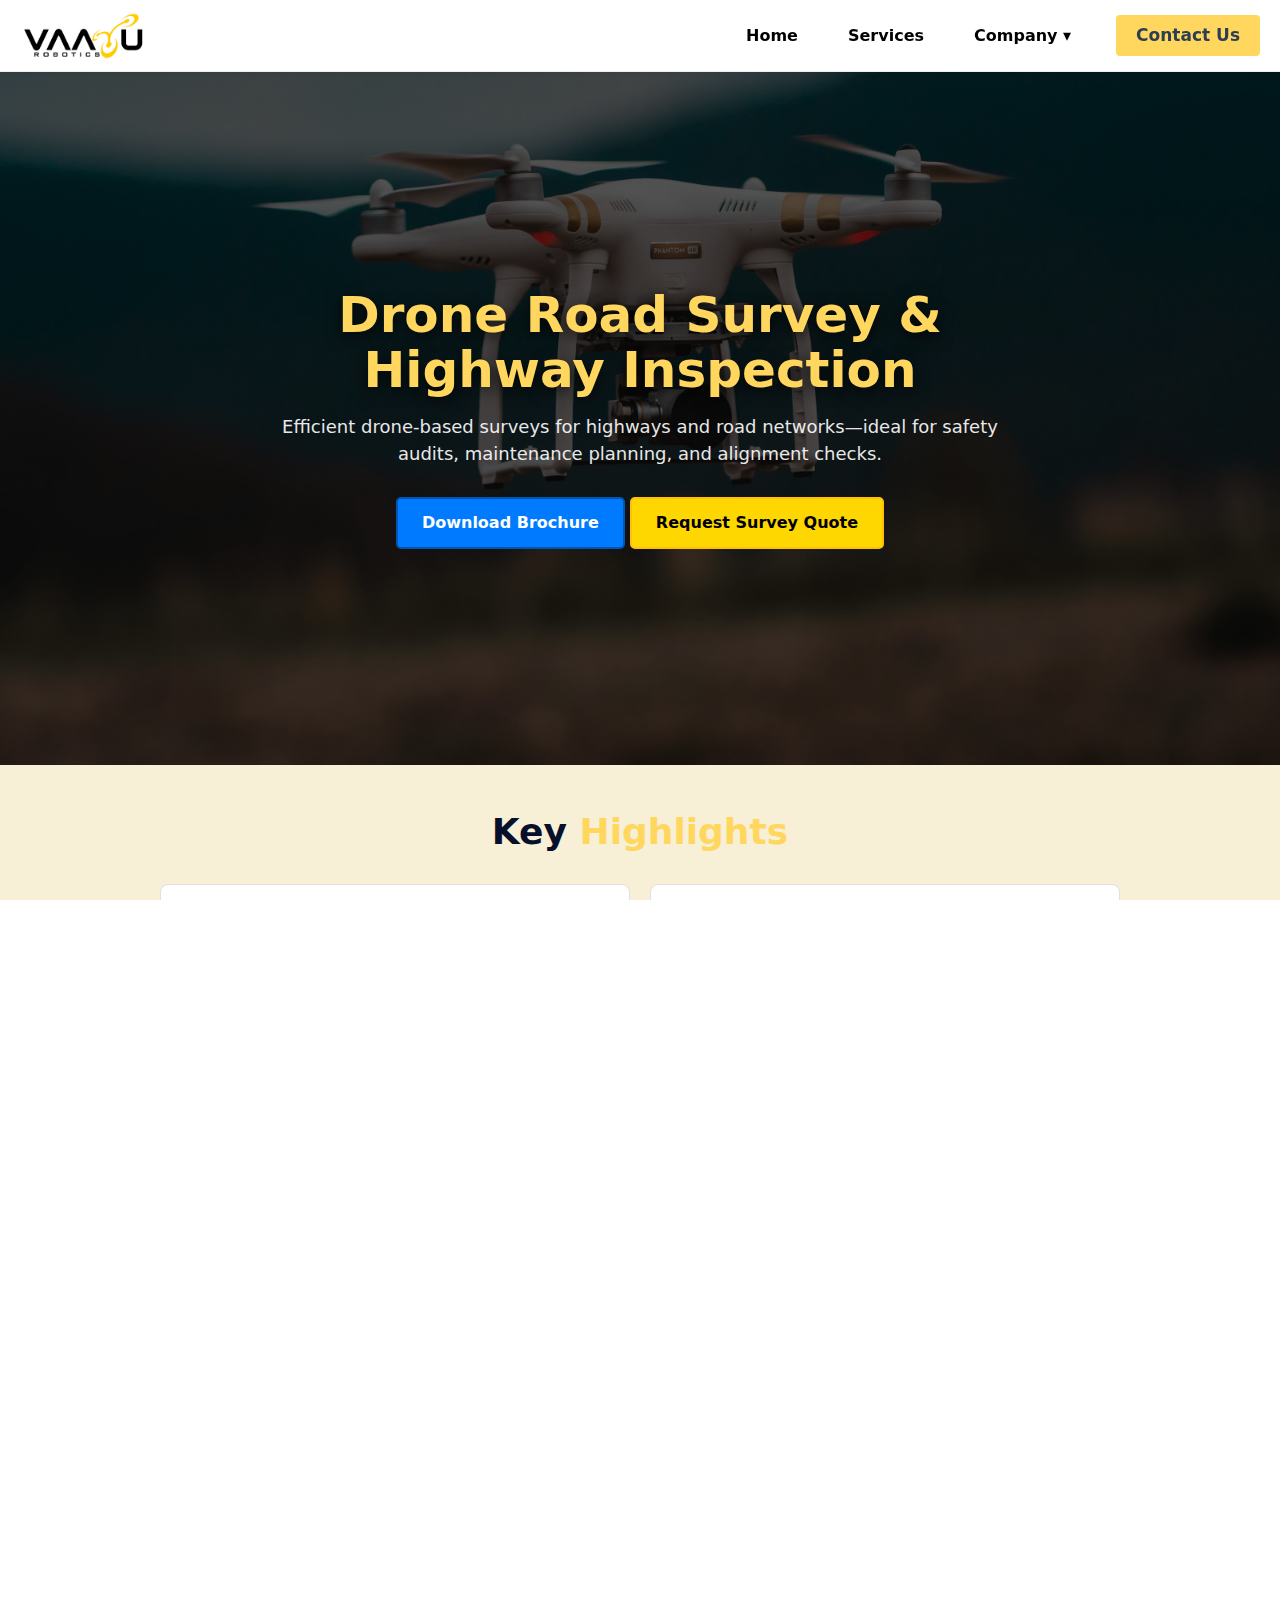
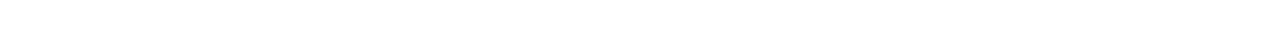
<file: road.html>
<!DOCTYPE html>
<html lang="en">
<head>
  <meta charset="UTF-8">
  <meta name="viewport" content="width=device-width, initial-scale=1.0">
  
  <title>Drone Road Survey & Highway Inspection Services in India | Vaayuu Robotics</title>
  <meta name="description" content="Vaayuu Robotics delivers high-accuracy drone road survey, highway inspection, and pavement analysis for NHAI projects and municipal road networks, ensuring faster maintenance and planning." />
  <link rel="canonical" href="https://vaayuu-roboticss.vercel.app/road.html" />

  <link rel="stylesheet" href="style.css">
  <link rel="stylesheet" href="https://cdnjs.cloudflare.com/ajax/libs/font-awesome/6.5.0/css/all.min.css">
  
  <style>
    /* FIX FOR WHITE SPACE IN CARDS */
    .key-card-service {
      margin: 0;
      padding: 20px;
      background: white;
      border-radius: 8px;
      box-shadow: 0 4px 12px rgba(0,0,0,0.08);
      line-height: 1.4;
    }
    
    .key-card-service h3 {
      margin: 0 0 15px 0;
      padding: 0;
      font-size: 1.25rem;
      color: #2c3e50;
      display: flex;
      align-items: center;
      gap: 10px;
    }
    
    .key-card-service ul {
      margin: 0;
      padding: 0 0 0 20px;
      list-style-type: none;
    }
    
    .key-card-service li {
      margin: 0 0 8px 0;
      padding: 0;
      position: relative;
    }
    
    .key-card-service li:before {
      content: "•";
      color: #f39c12;
      font-weight: bold;
      position: absolute;
      left: -15px;
    }
    
    .key-card-service li:last-child {
      margin-bottom: 0;
    }
    
    .key-card-icon {
      font-size: 1.5rem;
    }
    
    /* Grid layout fix */
    .key-grid-service {
      display: grid;
      grid-template-columns: repeat(auto-fit, minmax(300px, 1fr));
      gap: 30px;
      margin-top: 30px;
    }
    
    /* Section spacing */
    .key-highlight-section {
      padding: 60px 0;
    }
    
    .key-title {
      margin-bottom: 30px;
    }
    
    /* Mobile responsiveness */
    @media (max-width: 768px) {
      .key-grid-service {
        grid-template-columns: 1fr;
        gap: 20px;
      }
      
      .key-card-service {
        padding: 15px;
      }
    }

    /* ============================================ */
    /* BUTTON COLOR FIXES FOR ROAD PAGE */
    /* ============================================ */
    
    /* Download Brochure Button - BLUE */
    .road-page .btn-download {
        background-color: #007bff !important;
        color: white !important;
        border: 2px solid #0056b3 !important;
        padding: 12px 24px !important;
        border-radius: 5px !important;
        font-weight: bold !important;
        text-decoration: none !important;
        display: inline-block !important;
        transition: all 0.3s ease !important;
    }
    
    /* Hover effect for Download Brochure */
    .road-page .btn-download:hover {
        background-color: #0056b3 !important;
        transform: translateY(-2px) !important;
        box-shadow: 0 4px 8px rgba(0, 91, 187, 0.3) !important;
    }
    
    /* Request Survey Quote Button - YELLOW */
    .road-page .btn-yellow {
        background-color: #FFD700 !important;
        color: #000000 !important;
        border: 2px solid #FFC107 !important;
        padding: 12px 24px !important;
        border-radius: 5px !important;
        font-weight: bold !important;
        text-decoration: none !important;
        display: inline-block !important;
        transition: all 0.3s ease !important;
    }
    
    /* Hover effect for Request Survey Quote */
    .road-page .btn-yellow:hover {
        background-color: #FFC107 !important;
        transform: translateY(-2px) !important;
        box-shadow: 0 4px 8px rgba(255, 193, 7, 0.3) !important;
    }
    
    /* Schedule a Project Feasibility Call Button - YELLOW */
    .road-page .btn-primary {
        background-color: #FFD700 !important;
        color: #000000 !important;
        border: 2px solid #FFC107 !important;
        padding: 12px 24px !important;
        border-radius: 5px !important;
        font-weight: bold !important;
        text-decoration: none !important;
        display: inline-block !important;
        transition: all 0.3s ease !important;
    }
    
    /* Hover effect for Schedule a Project Feasibility Call */
    .road-page .btn-primary:hover {
        background-color: #FFC107 !important;
        transform: translateY(-2px) !important;
        box-shadow: 0 4px 8px rgba(255, 193, 7, 0.3) !important;
    }
    /* ============================================ */
    
  </style>
  
  <script type="application/ld+json">
  {
    "@context": "https://schema.org",
    "@type": "BreadcrumbList",
    "itemListElement": [
      {
        "@type": "ListItem",
        "position": 1,
        "name": "Home",
        "item": "https://vaayuu-roboticss.vercel.app/"
      },
      {
        "@type": "ListItem",
        "position": 2,
        "name": "Services",
        "item": "https://vaayuu-roboticss.vercel.app/seva.html"
      },
      {
        "@type": "ListItem",
        "position": 3,
        "name": "Road Survey & Inspection",
        "item": "https://vaayuu-roboticss.vercel.app/road.html"
      }
    ]
  }
  </script>

</head>

<body class="road-page">

<header class="site-header">
  <div class="container header-inner">
    
    <a href="index.html" class="logo">
      <img src="assets/logo.png" alt="Vaayuu Robotics Logo">
    </a>
<nav class="main-nav">
  <button id="closeMenu" class="mobile-close">✕</button>

  <a href="index.html">Home</a>
  <a href="seva.html">Services</a>

  <div class="nav-dropdown">
      <button class="dropbtn">Company ▾</button>
      <div class="dropdown-menu">
          <a href="company.html">Company Overview</a>
          <a href="about.html">About Us</a>
          <a href="faq.html">FAQ</a>
      </div>
  </div>

  <a href="contact.html" class="nav-contact-btn">Contact Us</a>


</nav>


    <button class="mobile-toggle">☰</button>

  </div>
</header>


<section class="hero hero-page service-hero-custom"
          style="background-image:url('assets/hero-road.png');">

  <div class="hero-overlay"></div>

  <div class="hero-content container">
    
    <h1 class="hero-title">Drone Road Survey & Highway Inspection</h1>

    <p class="lead">
      Efficient drone-based surveys for highways and road networks—ideal for safety audits, maintenance planning, and alignment checks.
    </p>

    <div class="hero-ctas">
      <a class="btn btn-download"
           href="assets/Drone-Booklet1.pdf"
           download>
           Download Brochure
      </a>

      <a href="contact.html" class="btn-yellow">Request Survey Quote</a>

    </div>

  </div>

</section>


<section class="section key-highlight-section" style="padding-top: 30px; padding-bottom: 30px; margin: 0;"> 
  <div class="container center">

    <h2 class="section-title key-title">
      Key <span class="accent">Highlights</span>
    </h2>

    <div class="key-grid-service">

      <div class="key-card-service">
        <h3><span class="key-card-icon">🔍</span>NHAI Road Inspection</h3>
        <ul>
          <li>Highway safety audits with drone mapping</li>
          <li>Digital asset lifecycle monitoring</li>
          <li>Accurate pavement and defect analysis</li>
        </ul>
      </div>

      <div class="key-card-service">
        <h3><span class="key-card-icon">🔍</span>Road Line Planning</h3>
        <ul>
          <li>Precise alignment and elevation data</li>
          <li>Planning future expansions & intersections</li>
          <li>Support for engineering & design workflows</li>
        </ul>
      </div>

    </div>
    
    <div style="margin-top: 50px;">
        <h3 style="margin-bottom: 10px;">Ready to start your road project?</h3>
        <a href="contact.html" class="btn btn-primary" style="background-color: var(--accent);">Schedule a Project Feasibility Call</a>
    </div>

  </div>
</section>


<footer class="site-footer">
  <div class="container footer-grid">

    <div>
      <h4>Vaayuu Robotics</h4>
      <p>Providing cutting-edge drone solutions with precision and reliability.</p>
    </div>

    <div>
      <h5>Quick Links</h5>
      <ul class="footer-links">
        <li><a href="about.html">About us</a></li>
        <li><a href="seva.html">Services</a></li>
        <li><a href="contact.html">Contact</a></li>
      </ul>
    </div>

    <div>
      <h5>Contact Us</h5>
      <p>Email: contact@VaayuuRobotics.com</p>
      <p>Phone: +91 81208 44716</p>
      <p>Location: MP Nagar, Bhopal, MP</p>
<div class="social-links">

    <a href="https://facebook.com" target="_blank" class="social-icon">
        <i class="fab fa-facebook-f"></i>
    </a>

    <a href="https://twitter.com" target="_blank" class="social-icon">
        <i class="fab fa-twitter"></i>
    </a>

    <a href="https://youtube.com" target="_blank" class="social-icon">
        <i class="fab fa-youtube"></i>
    </a>

    <a href="https://instagram.com" target="_blank" class="social-icon">
        <i class="fab fa-instagram"></i>
    </a>

    <a href="https://linkedin.com" target="_blank" class="social-icon">
        <i class="fab fa-linkedin-in"></i>
    </a>

</div>


    </div>

  </div>

  <div class="site-copy">© 2025 Vaayuu Robotics. All Rights Reserved.</div>
</footer>


<script>
(function() {
  const toggle = document.querySelector(".mobile-toggle");
  const nav = document.querySelector(".main-nav");
  const closeBtn = document.getElementById("closeMenu");

  if (!toggle || !nav || !closeBtn) return;

  // Open menu
  toggle.addEventListener("click", (e) => {
    e.stopPropagation();
    nav.classList.add("open");
  });

  // Close menu using X button
  closeBtn.addEventListener("click", ()=>{
    nav.classList.remove("open");
  });

  // Close menu on outside click and resize
  document.addEventListener("click", (e) => {
    if (window.innerWidth <= 940 && nav.classList.contains("open")) {
      if (!nav.contains(e.target) && !toggle.contains(e.target)) {
        nav.classList.remove("open");
      }
    }
  });

  window.addEventListener("resize", () => {
    if (window.innerWidth > 940) nav.classList.remove("open");
  });
})();
</script>


</body>
</html>
</file>
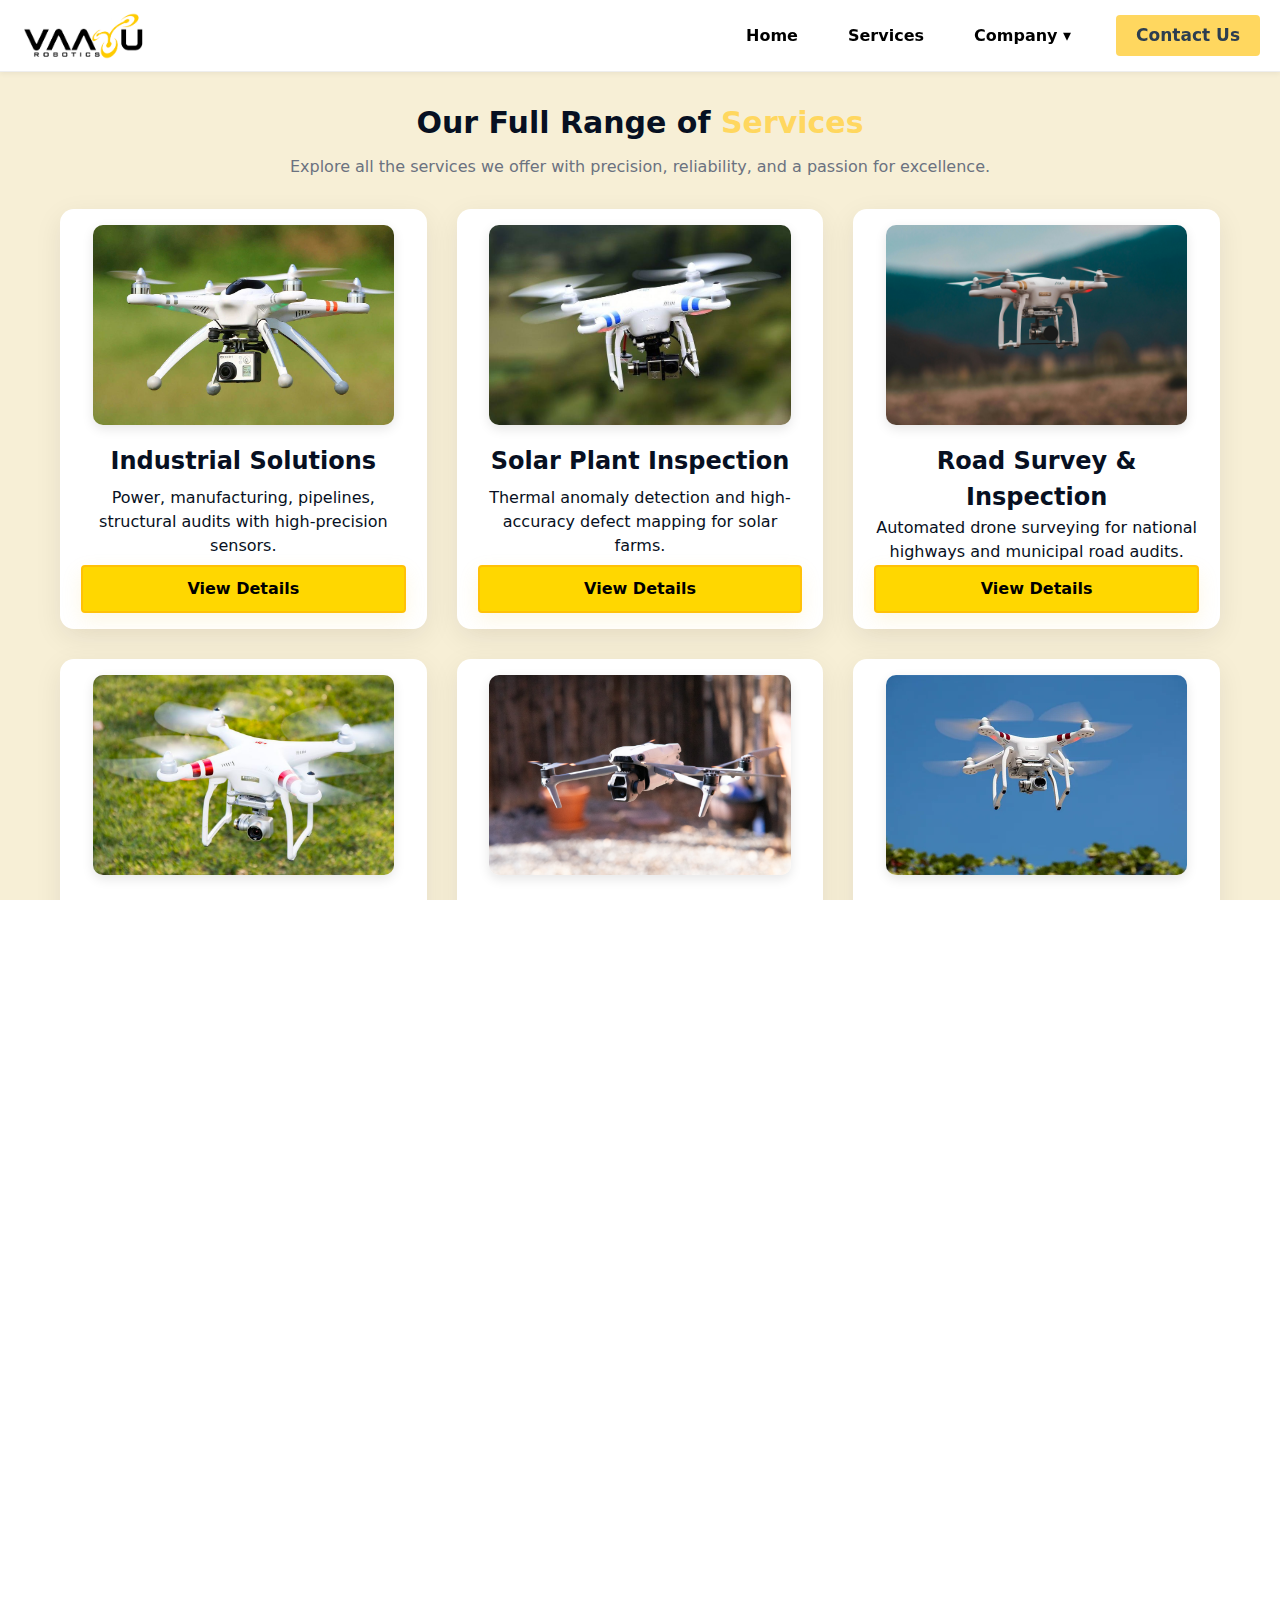
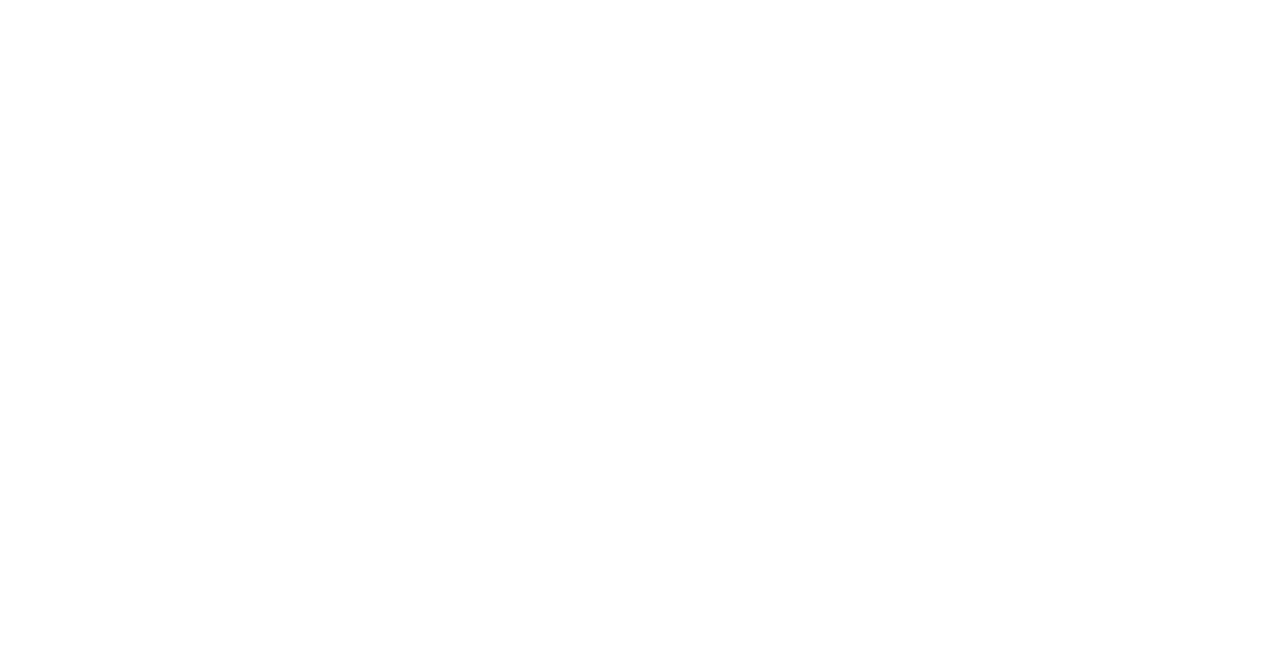
<file: seva.html>
<!DOCTYPE html>
<html lang="en">
<head>
  <meta charset="UTF-8" />
  <meta name="viewport" content="width=device-width, initial-scale=1.0" />
  
  <title>Drone Services in India | Industrial, Solar, Road Survey & Agriculture | Vaayuu Robotics</title>
  <meta name="description" content="Explore Vaayuu Robotics' full range of drone services: industrial inspection, solar plant inspection, road survey & highway audits, agriculture mapping & spraying, construction monitoring, custom UAV builds, training and disaster management." />
  <link rel="canonical" href="https://vaayuu-roboticss.vercel.app/seva.html" />

  <link rel="stylesheet" href="./style.css" />
  <link rel="stylesheet" href="https://cdnjs.cloudflare.com/ajax/libs/font-awesome/6.5.0/css/all.min.css">

  <style>
    /* SERVICES PAGE BUTTON FIXES */
    
    /* "View Details" buttons - YELLOW */
    .service-card-new .btn-primary {
        background-color: #FFD700 !important;
        color: #000000 !important;
        border: 2px solid #FFC107 !important;
        font-weight: bold !important;
    }
    
    /* Hover effect for View Details buttons */
    .service-card-new .btn-primary:hover {
        background-color: #FFC107 !important;
    }
    
    /* "Request Inspection Quote" button - YELLOW */
    .seva-page .btn-primary {
        background-color: #FFD700 !important;
        color: #000000 !important;
        border: 2px solid #FFC107 !important;
        font-weight: bold !important;
    }
    
    /* Hover effect for Request Inspection Quote */
    .seva-page .btn-primary:hover {
        background-color: #FFC107 !important;
    }
    
    /* COMPLETE SHADOW AND BORDER REMOVAL FOR THE INFO BOX */
    /* Option 1: Direct targeting */
    .page-service-section > .container > div:last-child {
        box-shadow: none !important;
        border: none !important;
        outline: none !important;
    }
    
    /* Option 2: Inline style override */
    .info-box-no-shadow {
        background: var(--light-bg) !important;
        padding: 40px !important;
        border-radius: 12px !important;
        margin-top: 50px !important;
        text-align: center !important;
        box-shadow: none !important;
        border: none !important;
        outline: none !important;
    }
    
    /* Remove any inherited borders */
    .page-service-section .container > div {
        border: none !important;
    }
  </style>

  <script type="application/ld+json">
  {
    "@context": "https://schema.org",
    "@type": "BreadcrumbList",
    "itemListElement": [
      {
        "@type": "ListItem",
        "position": 1,
        "name": "Home",
        "item": "https://vaayuu-roboticss.vercel.app/"
      },
      {
        "@type": "ListItem",
        "position": 2,
        "name": "Services",
        "item": "https://vaayuu-roboticss.vercel.app/seva.html"
      }
    ]
  }
  </script>

</head>

<body class="seva-page">

<header class="site-header">
  <div class="container header-inner">
    <a href="index.html" class="logo">
      <img src="./assets/logo.png" alt="Vaayuu Robotics Logo">
    </a>

<nav class="main-nav">
  <button id="closeMenu" class="mobile-close">✕</button>

  <a href="index.html">Home</a>
  <a href="seva.html">Services</a>

  <div class="nav-dropdown">
      <button class="dropbtn">Company ▾</button>
      <div class="dropdown-menu">
          <a href="company.html">Company Overview</a>
          <a href="about.html">About Us</a>
          <a href="faq.html">FAQ</a>
      </div>
  </div>

  <a href="contact.html" class="nav-contact-btn">Contact Us</a>

</nav>

    <button class="mobile-toggle">☰</button>
  </div>
</header>


<main>

  <section class="section page-service-section">
    <div class="container">
      
      <h1 class="section-title services-title">
        Our Full Range of <span class="accent">Services</span>
      </h1>

      <p class="section-sub">
        Explore all the services we offer with precision, reliability, and a passion for excellence.
      </p>

      <div class="service-grid-new">

        <a class="service-card-new" href="industrial.html">
          <img src="./assets/oilgas.png" alt="Industrial Drone Inspection Services">
          <div class="card-content">
            <h2>Industrial Solutions</h2>
            <p>Power, manufacturing, pipelines, structural audits with high-precision sensors.</p>
            <span class="btn btn-primary btn-small">View Details</span>
          </div>
        </a>

        <a class="service-card-new" href="solar.html">
          <img src="./assets/solar.png" alt="Solar Plant Thermal Inspection Drone">
          <div class="card-content">
            <h2>Solar Plant Inspection</h2>
            <p>Thermal anomaly detection and high-accuracy defect mapping for solar farms.</p>
            <span class="btn btn-primary btn-small">View Details</span>
          </div>
        </a>

        <a class="service-card-new" href="road.html">
          <img src="./assets/hero-road.png" alt="Drone Road Survey and Highway Inspection">
          <div class="card-content">
            <h2>Road Survey & Inspection</h2>
            <p>Automated drone surveying for national highways and municipal road audits.</p>
            <span class="btn btn-primary btn-small">View Details</span>
          </div>
        </a>

        <a class="service-card-new" href="agriculture.html">
          <img src="./assets/agriculture.png" alt="Agriculture Drone Spraying and Mapping">
          <div class="card-content">
            <h2>Agriculture</h2>
            <p>Crop health mapping, spraying, soil analytics & yield optimization.</p>
            <span class="btn btn-primary btn-small">View Details</span>
          </div>
        </a>

        <a class="service-card-new" href="construction.html">
          <img src="./assets/construction.png" alt="Construction Site Monitoring Drone">
          <div class="card-content">
            <h2>Construction Monitoring</h2>
            <p>3D mapping, progress tracking, & automated surveying for large sites.</p>
            <span class="btn btn-primary btn-small">View Details</span>
          </div>
        </a>

        <a class="service-card-new" href="custom-drone.html">
          <img src="./assets/powerline.png" alt="Custom Drone Manufacturing and Solutions">
          <div class="card-content">
            <h2>Custom Drone Solution</h2>
            <p>Tailored UAVs designed for unique industrial requirements and operations.</p>
            <span class="btn btn-primary btn-small">View Details</span>
          </div>
        </a>

        <a class="service-card-new" href="consultation.html">
          <img src="./assets/consultation.png" alt="Drone Consultation and Pilot Training">
          <div class="card-content">
            <h2>Consultation & Training</h2>
            <p>DGCA-compliant drone training, research support, and pilot certification.</p>
            <span class="btn btn-primary btn-small">View Details</span>
          </div>
        </a>

        <a class="service-card-new" href="disaster.html">
          <img src="./assets/disaster.png" alt="Disaster Management Drone Services">
          <div class="card-content">
            <h2>Disaster Management</h2>
            <p>Rapid mapping, rescue operations support & hazard zone visualization.</p>
            <span class="btn btn-primary btn-small">View Details</span>
          </div>
        </a>

      </div>

      <!-- COMPLETELY CLEAN BOX - NO SHADOW, NO BORDER -->
      <div class="info-box-no-shadow">
        <h3 style="margin-bottom: 15px;">Ready to Inspect Your Site?</h3>
        <p style="margin-bottom: 25px; max-width: 600px; margin-left: auto; margin-right: auto; color: var(--muted);">
            Share your project details and our team will respond within 24 hours with a tailored drone inspection plan.
        </p>
        <a href="contact.html" class="btn btn-primary">Request Inspection Quote</a>
      </div>

    </div>
  </section>

</main>


<footer class="site-footer">
  <div class="container footer-grid">
    
    <div>
      <h4>Vaayuu Robotics</h4>
      <p>Providing cutting-edge drone solutions with precision and reliability.</p>
    </div>

    <div>
      <h5>Quick Links</h5>
      <ul class="footer-links">
        <li><a href="about.html">About us</a></li>
        <li><a href="seva.html">Services</a></li>
        <li><a href="contact.html">Contact</a></li>
      </ul>
    </div>

    <div>
      <h5>Contact Us</h5>
      <p>
        Email: contact@VaayuuRobotics.com<br>
        Phone: +91 81208 44716<br>
        Location: MP Nagar, Bhopal, MP
      </p>

    <div class="social-links">

    <a href="https://facebook.com" target="_blank" class="social-icon">
        <i class="fab fa-facebook-f"></i>
    </a>

    <a href="https://twitter.com" target="_blank" class="social-icon">
        <i class="fab fa-twitter"></i>
    </a>

    <a href="https://youtube.com" target="_blank" class="social-icon">
        <i class="fab fa-youtube"></i>
    </a>

    <a href="https://instagram.com" target="_blank" class="social-icon">
        <i class="fab fa-instagram"></i>
    </a>

    <a href="https://linkedin.com" target="_blank" class="social-icon">
        <i class="fab fa-linkedin-in"></i>
    </a>

</div>


    </div>
  </div>

  <div class="site-copy">© 2025 Vaayuu Robotics. All Rights Reserved.</div>
</footer>


<script>
(function(){
  const toggle = document.querySelector(".mobile-toggle"); // ☰
  const nav = document.querySelector(".main-nav");         // Menu
  const closeBtn = document.getElementById("closeMenu");   // ✕ close button

  if(!toggle || !nav || !closeBtn) return;

  // Open menu
  toggle.addEventListener("click", (e)=>{
    e.stopPropagation();
    nav.classList.add("open");
  });

  // Close menu using X button
  closeBtn.addEventListener("click", ()=>{
    nav.classList.remove("open");
  });

  // Close menu on outside click
  document.addEventListener("click", (e)=>{
    if(window.innerWidth <= 940 && nav.classList.contains("open")){
      if(!nav.contains(e.target) && !toggle.contains(e.target)){
        nav.classList.remove("open");
      }
    }
  });

  // Reset menu on desktop resize
  window.addEventListener("resize", ()=>{
    if(window.innerWidth > 940) nav.classList.remove("open");
  });
})();
</script>


</body>
</html>
</file>
<file: style.css>
/* =========================
   Vaayuu Robotics - FINAL CONSOLIDATED STABLE CSS
   (Includes fixes for Index, About, Company, Services, and all service detail pages)
   ========================= */

/* ---------- Theme variables ---------- */
:root{
  --cream: #F7EFD6;
  --navy: #07102a;
  --amber: #F2C94C;
  --muted: #6b7280;
  --muted-2: #667085;
  --white: #ffffff;
  --max-w: 1200px;
  --pad: 20px;
  --radius: 14px;
  --header-h: 72px;
  --shadow-strong: 0 18px 50px rgba(7,16,42,.12);
  --shadow-soft: 0 8px 28px rgba(7,16,42,.08);
  --trans: 240ms ease;
  --text: #071022;
}

/* ---------- Reset & Base ---------- */
*{box-sizing:border-box;margin:0;padding:0}
html,body{height:100%}
body{
  font-family: "Inter", system-ui, -apple-system, "Segoe UI", Roboto, Arial;
  color:var(--text);
  background:var(--white);
  -webkit-font-smoothing:antialiased;
  -moz-osx-font-smoothing:grayscale;
  line-height:1.5;
  font-size:16px;
}
a{color:inherit;text-decoration:none}
img,video{display:block;max-width:100%;height:auto}
.container{max-width:var(--max-w);margin:0 auto;padding:0 var(--pad)}

/* ---------- Utilities ---------- */
.center{text-align:center}
.row{display:flex;gap:18px;flex-wrap:wrap}
.card{background:#fff;border-radius:var(--radius);box-shadow:var(--shadow-soft);padding:18px}
.hidden{display:none}

/* ---------- Buttons (consistent) ---------- */
.btn{
    display:inline-block;
    font-weight:700;
    border-radius:999px; /* Rounded corners */
    padding:10px 18px; /* Proper padding */
    cursor:pointer;
    transition:transform .12s ease,box-shadow .12s ease
}
.btn:active{transform:translateY(1px)}
.btn-primary{
  background:linear-gradient(180deg,var(--amber), #e0aa2b);
  color:var(--navy);
  box-shadow:0 8px 20px rgba(242,201,76,.15);
}
.btn-outline{
  background:transparent;border:2px solid rgba(255,255,255,.9);color:#fff;padding:9px 16px;border-radius:10px;
}
/* More Services Button style */
.btn-more {
    background: var(--amber);
    color: var(--navy);
    padding: 12px 30px;
    border-radius: 999px;
    font-size: 16px;
    box-shadow: 0 8px 20px rgba(242,201,76,.15);
    font-weight: 700;
    margin-top: 40px; 
    font-size: 15px; 
}

/* ---------- Header & Nav (SOLID WHITE FIX) ---------- */
.site-header{
  position:fixed; 
  top:0;left:0;right:0;z-index:1200;height:var(--header-h);
  background:rgba(255, 255, 255, 0.98); 
  border-bottom:1px solid rgba(7,16,42,.05); 
  transition: background-color 0.3s ease;
}
.header-inner{display:flex;align-items:center;justify-content:space-between;height:100%;gap:12px}
.logo img{height:48px;display:block}

/* Desktop nav */
.main-nav{display:flex;gap:22px;align-items:center}
.main-nav a{
    font-weight:600;
    color:var(--navy); 
    font-size:15px;
    padding:8px 6px;border-radius:8px;
    transition: color 0.3s ease;
} 
.main-nav a:hover{background:rgba(7,16,42,.03); } 
.main-nav a.active{color:var(--amber)} 

/* Mobile toggle */
.mobile-toggle{
    display:none;background:none;border:0;font-size:28px;cursor:pointer;padding:8px; 
    color: var(--navy); 
    transition: color 0.3s ease;
}

/* Mobile slide-in nav */
@media (max-width:940px){
  .mobile-toggle{display:block}
  .main-nav{
    position:fixed;top:var(--header-h);right:-320px;
    width:260px;height:calc(100% - var(--header-h));
    background:var(--white);flex-direction:column;padding:20px;gap:12px;
    box-shadow:-8px 0 30px rgba(0,0,0,.12);transition:right var(--trans);z-index:1190;
  }
  .main-nav.open{right:0}
  .main-nav a{padding:12px 8px;font-size:16px;display:block; color: var(--navy); } 
  .logo img{height:44px}
}

/* ---------- HERO SLIDER (Index) - Full Height Fix ---------- */
.hero{position:relative;overflow:hidden; margin-top: 0 !important; }

.hero-slider{
  position:relative;
  /* Optimized Height for full look */
  height: 85vh; 
  min-height: 550px; 
  max-height: 900px; 
  overflow:hidden; 
  padding-top: 0 !important; 
}

.slider-inner {
  display: flex; 
  height: 100%;
  transition: transform 0.8s ease-in-out; 
}

.slide {
  flex: 0 0 100%; 
  width: 100%;
  height: 100%;
  background-size: cover !important;
  background-position: center center !important; 
  display: flex;
  align-items: center; 
  justify-content: center;
  position: relative;
}
.slide::before {
  content: "";
  position: absolute;
  inset: 0;
  background: rgba(0, 0, 0, 0.55); 
  pointer-events: none;
}
.hero-content {
  position: relative;
  z-index: 2;
  text-align: center;
  color: #fff;
  max-width: 650px; 
  padding-top: 60px;
  padding-bottom: 60px;
}
.hero-title {
  font-size: 44px; 
  font-weight: 800;
  line-height: 1.1;
  margin-bottom: 8px; 
  text-shadow: 0 4px 16px rgba(0,0,0,0.8);
}
.hero-content .lead {
  font-size: 16px; 
  opacity: 0.9;
  margin-bottom: 20px; 
}

@media (max-width: 768px) {
  .hero-slider {
    height: 70vh; 
    min-height: 450px;
  }
  .hero-content {
      padding-top: 80px; 
  }
  .hero-title {
    font-size: 34px; 
  }
  .hero-content {
      max-width: 90%;
  }
}


/* ---------- Section general ---------- */
.section{padding:70px 0;background:var(--white)}
.section-title{text-align:center;font-size:30px;font-weight:800;margin-bottom:10px}
.section-sub{text-align:center;color:var(--muted);margin-bottom:30px;max-width:820px;margin-left:auto;margin-right:auto}
.section-title .accent { color: var(--amber); }

/* ---------- Achievements / Highlights ---------- */
.ach-grid{display:grid;grid-template-columns:repeat(3,1fr);gap:22px;align-items:stretch; max-width: 1000px; margin: 0 auto;}
.ach-card{
    padding:28px;
    border-radius:18px;
    background: #f3f3f3; 
    text-align:center;
    box-shadow: none; 
    position:relative;
    overflow:visible;
    border: 1px solid rgba(0,0,0,.05);
}
.ach-num{font-size:40px;color:var(--amber);font-weight:900;margin-bottom:8px}
.ach-label{color:var(--muted);font-size:15px}

@media (max-width:900px){ .ach-grid{grid-template-columns:1fr} }


/* ---------- Services preview grid (INDEX PAGE FIX) ---------- */
.section[style*="--cream"] {
    background: var(--cream) !important;
}

.services-grid-new {
    display: grid;
    grid-template-columns: repeat(4, 1fr); 
    gap: 20px;
    margin-top: 30px;
}

.service-card-new-index {
    position: relative;
    background: var(--white);
    border-radius: var(--radius);
    box-shadow: 0 4px 12px rgba(0,0,0,0.1);
    height: 170px; /* Height increased for better image fit */
    overflow: hidden;
    transition: transform 0.2s ease;
    display: flex;
    align-items: flex-end;
}
.service-card-new-index:hover {
    transform: translateY(-4px);
    box-shadow: 0 8px 20px rgba(0,0,0,0.15);
}

.service-card-new-index {
    background-size: cover !important;
    background-position: center center !important; 
}
.service-card-new-index::before {
    content: "";
    position: absolute;
    inset: 0;
    background: linear-gradient(to top, rgba(0, 0, 0, 0.6), rgba(0, 0, 0, 0.1));
    z-index: 1;
}

.service-title-index {
    position: relative;
    z-index: 2;
    color: var(--white); 
    font-weight: 800;
    font-size: 15px;
    padding: 12px;
    text-align: center;
    width: 100%;
    text-shadow: 0 1px 2px rgba(0, 0, 0, 0.9); 
}

@media (max-width: 900px) {
    .services-grid-new {
        grid-template-columns: repeat(2, 1fr);
    }
}
@media (max-width: 600px) {
    .services-grid-new {
        grid-template-columns: 1fr;
    }
}

/* -----------------------------------------------------
   Service Detail Pages Common Styles (Used by seva.html and detail pages)
   ----------------------------------------------------- */

/* Service Page Overall Background */
.page-service-section {
    background: var(--cream); 
    padding-top: 100px; 
}

/* Hero Section (Common to all service detail pages) */
.service-hero-custom {
    position: relative;
    height: 55vh;
    min-height: 400px;
    padding-top: var(--header-h); 
    display: flex;
    align-items: center;
    justify-content: center;
    background-size: cover !important;
    background-position: center center !important;
    text-align: center;
}

.service-hero-custom .hero-overlay {
    position: absolute;
    inset: 0;
    background: rgba(0, 0, 0, 0.65); 
    z-index: 1;
}

.service-hero-custom .hero-content {
    position: relative;
    z-index: 2;
    color: var(--white);
    max-width: 800px;
    padding: 20px;
}
.service-hero-custom .hero-title {
    font-size: 50px;
    font-weight: 800;
    margin-bottom: 15px;
    text-shadow: 0 4px 16px rgba(0, 0, 0, 0.8);
}
.service-hero-custom .lead {
    font-size: 18px;
    margin-bottom: 30px;
}

/* Key Highlights Cards (Custom Style) */
.key-highlight-section {
    background: var(--cream); 
    padding: 60px 0;
}
.key-title {
    font-size: 36px;
    font-weight: 900;
    margin-bottom: 40px;
}
.key-highlight-section .section-title {
    color: var(--navy);
}

.key-grid-service {
    display: grid;
    grid-template-columns: repeat(2, 1fr); 
    gap: 30px;
    max-width: 1000px;
    margin: 0 auto;
}

.key-card-service {
    background: #fff;
    padding: 30px;
    border-radius: var(--radius);
    box-shadow: 0 4px 20px rgba(0, 0, 0, 0.08);
    text-align: left;
    display: flex;
    flex-direction: column;
    justify-content: space-between;
    border: 1px solid rgba(242, 201, 76, 0.5); 
    border-top: 6px solid var(--amber); 
}

.key-card-service h3 {
    font-size: 22px;
    font-weight: 700;
    color: var(--navy);
    margin-bottom: 12px;
    display: flex;
    align-items: center;
}

.key-card-service ul {
    list-style: none;
    padding: 0;
}
.key-card-service ul li {
    padding: 4px 0;
    color: var(--muted-2);
    font-size: 15px;
}


/* -----------------------------------------------------
   About Us and Company Split Section Styles (FIXED LAYOUT)
   ----------------------------------------------------- */

.page-hero-simple {
    padding-top: 100px; 
    padding-bottom: 30px;
}
/* Company/About Split Section Base */
.about-split-section {
    padding: 80px 0;
}
.about-split-inner {
    display: flex;
    align-items: center;
    gap: 40px;
    justify-content: space-between;
}
.about-split-inner.reverse {
    flex-direction: row-reverse;
}
.split-text {
    flex: 1;
    max-width: 55%;
}
.split-text h2 {
    font-size: 32px;
    font-weight: 800;
    margin-bottom: 15px;
    color: var(--navy);
}
.split-img {
    flex: 1;
    max-width: 40%;
}
.split-img img {
    width: 100%;
    height: 400px; 
    object-fit: cover;
    border-radius: 12px;
    box-shadow: var(--shadow-strong);
}

@media (max-width: 900px) {
    .about-split-inner {
        flex-direction: column-reverse; 
        text-align: center;
    }
    .split-text, .split-img {
        max-width: 100%;
    }
}
/* About Page Specific Styles */
.mission-section-video {
    position: relative;
    padding: 100px 0; 
    min-height: 450px; 
}
.choose-us-section {
    background: var(--navy);
    padding: 70px 0;
}
.choose-us-card {
    background: rgba(255, 255, 255, 0.05);
    border: 1px solid rgba(255, 255, 255, 0.1);
    padding: 30px;
    border-radius: 12px;
    color: var(--white);
    text-align: center;
}
.choose-us-grid {
    display: grid;
    grid-template-columns: repeat(3, 1fr);
    gap: 25px;
    margin-top: 40px;
}
.choose-us-card h3 {
    color: var(--amber);
}
.why-grid {
    display: grid;
    grid-template-columns: repeat(3, 1fr);
    gap: 25px;
    margin-top: 30px;
}
.why-card-custom { 
    background: #f9f9f9;
    padding: 20px;
    border-radius: 10px;
    border-top: 3px solid var(--amber);
    box-shadow: 0 2px 8px rgba(0,0,0,0.05);
}
.why-card-custom h3 {
    font-size: 18px;
    color: var(--navy);
    margin-bottom: 8px;
}


/* ---------- Footer ---------- */
.site-footer{background:var(--navy);color:#fff;padding:56px 0;margin-top:40px}
.footer-grid{display:grid;gap:20px;grid-template-columns:repeat(3,1fr)}
.footer-links li{list-style:none;margin:8px 0}
.footer-links a{color:#dfe6f0}
.site-copy{text-align:center;margin-top:18px;color:rgba(255,255,255,.6);font-size:14px}
@media (max-width:900px){ .footer-grid{grid-template-columns:1fr;text-align:center} }

/* ---------- End of CSS ---------- */
/* FIX 1: SERVICES PAGE KA 3-COLUMN GRID LAYOUT */
.service-grid-new {
    display: grid;
    grid-template-columns: repeat(3, 1fr); /* Har column ko barabar space milega */
    gap: 30px; /* Cards ke beech ki jagah */
    margin-top: 30px;
}
/* FIX 2: CREAM BACKGROUND bhi zaroori hai */
.page-service-section {
    background: var(--cream); 
    padding-top: 100px; 
}
/* style.css (Near .page-service-section block) */

.page-service-section {
    background: var(--cream); 
    padding-top: 100px; 
}

.service-grid-new {
    display: grid;
    grid-template-columns: repeat(3, 1fr); 
    gap: 30px;
    margin-top: 30px;
    /* FIX: Yahan koi height ya align-items nahi lagana hai */
}

/* FIX: Card Styling */
.service-card-new {
    background: var(--white);
    border-radius: var(--radius);
    box-shadow: var(--shadow-soft);
    padding: 16px;
    display: flex;
    flex-direction: column;
    align-items: center;
    text-align: center;
    transition: transform .2s ease;
    
    /* FIX 1: Minimum height enforce kiya (Cards ki height fix ho jayegi) */
    min-height: 420px; 
}

/* FIX: Image Constraint */
.service-card-new img {
    width: 90%; 
    height: 200px; /* FIX 2: Image ki height fixed ki */
    object-fit: cover;
    border-radius: 10px;
    margin-bottom: 18px;
    box-shadow: 0 4px 12px rgba(0,0,0,0.1);
}

/* FIX: Content alignment */
.service-card-new .card-content {
    padding: 0 5px;
    flex-grow: 1; 
    display: flex;
    flex-direction: column;
    justify-content: space-between; 
}
/* style.css (Achievements Grid Fix) */
.achievement-grid-section {
    background: var(--cream); /* Light yellowish background */
}
.achievement-grid-custom {
    display: grid;
    grid-template-columns: repeat(auto-fit, minmax(220px, 1fr));
    gap: 20px;
    margin-top: 30px;
}
.ach-card-custom {
    background: var(--white);
    padding: 20px;
    border-radius: 10px;
    box-shadow: 0 4px 12px rgba(0,0,0,0.05);
    text-align: center;
    border-left: 4px solid var(--amber);
}
.ach-card-custom h4 {
    font-size: 18px;
    color: var(--navy);
    margin-bottom: 5px;
}
/* style.css (Mission Video Fix) */
.mission-section-video {
    position: relative;
    padding: 100px 0; 
    overflow: hidden; 
    color: var(--white);
    display: flex; /* FIX 1: Display flex is needed for center alignment */
    align-items: center;
    justify-content: center;
    min-height: 450px; 
}
.mission-content {
    position: relative; 
    z-index: 2; /* FIX 2: Text ko video/overlay ke upar laana */
    max-width: 700px;
    text-align: center;
    margin: auto;
}
.mission-video-bg {
    /* Video positioning is complex, ensure this block is complete */
    position: absolute;
    top: 50%;
    left: 50%;
    min-width: 100%;
    min-height: 100%;
    object-fit: cover; 
    z-index: 0;
    transform: translate(-50%, -50%);
}
/* style.css (Vision Image Fix) */
.vision-img {
    flex: 1;
    max-width: 50%;
    position: relative;
    display: block; 
}
.vision-img img {
    width: 100%;
    /* FIX: Image ki height ko constrain kiya taaki woh cut na ho */
    height: 300px; 
    object-fit: cover;
    border-radius: 12px;
}
/* style.css (Service Page Custom Button Fix) */

/* Download Button style (Blue color) */
.btn-download {
    background: #4A90E2; /* Blue color code */
    color: var(--white);
    padding: 12px 24px;
    border-radius: 6px;
    font-weight: 600;
    transition: background-color 0.3s ease;
}
.btn-download:hover {
    background: #3c7cc6;
}

/* Contact Button (Green color) */
.btn-contact {
    background: #4CAF50; /* Green color code */
    color: var(--white);
    padding: 12px 24px;
    border-radius: 6px;
    font-weight: 600;
    box-shadow: 0 4px 12px rgba(76, 175, 80, 0.3);
    transition: background-color 0.3s ease;
}
.btn-contact:hover {
    background: #43a047;
}
/* Contact Page Wrapper */
.contact-wrapper{
  /* Max width and centering */
  max-width:600px;
  margin:50px auto; 
  background:#fff;
  padding:40px;
  border-radius:var(--radius); 
  box-shadow:var(--shadow-soft);
  margin-top: 100px; /* Header spacing */
}
.contact-wrapper h1{
  text-align:center;
  font-size:38px;
  color:var(--navy);
  font-weight:800;
  margin-bottom:10px;
}
.contact-wrapper p{
  text-align:center;
  color:#555;
  margin-bottom:35px;
  font-size:17px;
}
/* Form Inputs Styling */
form{
  display:flex;
  flex-direction:column;
  gap:20px;
}
input, textarea{
  width:100%;
  padding:15px;
  font-size:16px;
  border-radius:10px;
  border:1px solid #dcdcdc;
  outline:none;
  background:#fafafa;
  transition:0.3s;
}
input:focus, textarea:focus{
  border-color:var(--amber);
  box-shadow:0 0 6px rgba(242,201,76,0.5);
}
textarea{
  resize:none;
  height:140px;
}
/* Submit Button Style */
.contact-wrapper button[type="submit"]{
    background:var(--amber);
    color:var(--navy);
    padding:16px;
    font-size:18px;
    border:none;
    border-radius:10px;
    cursor:pointer;
    font-weight:700;
    transition:0.3s;
}
.contact-wrapper button[type="submit"]:hover{
    background:#e0aa2b;
}

/* Success Message Styling (used by JavaScript) */
.success-message{
  margin-top:20px;
  padding:15px;
  background:#d4ffd8; /* Light green background */
  color:#0b6b1f;
  border-radius:8px;
  font-weight:600;
  text-align:center;
}
/* style.css */

/* About Page Specific Styles */
/* ... (existing styles) ... */

.choose-us-section .section-title {
    /* FIX: Ensure proper spacing and color for Why Choose Us title */
    color: var(--white); /* White color for "Why Choose" part */
    font-size: 30px;
    font-weight: 800;
    margin-bottom: 10px;
}

.choose-us-section .section-title .accent {
    /* FIX: Amber color for "Us" part, removing any background */
    color: var(--amber); /* Amber color for "Us" part */
    background: none; /* No background */
    padding: 0; /* No padding */
    border-radius: 0; /* No border-radius */
}

/* style.css (Near Vision Section Styles) */

/* 4. Vision Section (Image + Text block) */
.vision-split-section {
    padding: 80px 0;
}
.vision-split-inner {
    display: flex; /* FIX 1: Side-by-side layout enable kiya */
    align-items: center; /* FIX 2: Vertically center kiya */
    gap: 40px;
}
.vision-img {
    flex: 1;
    max-width: 50%; /* Image ko 50% width di */
    position: relative;
    display: block; 
}
.vision-content-box {
    flex: 1;
    max-width: 50%; /* Text ko 50% width di */
    padding: 20px;
}
/* Vision text (Our Vision title) ki positioning theek ki */
.vision-content-box .vision-title-main {
    text-align: left; /* Content ko left align kiya */
}
/* style.css mein, page-hero-simple styles ke paas add karein */

.page-title {
    /* FIX 1: Default color (for "About") ko AMBER set kiya */
    color: var(--amber); 
    /* Tumhari heading ke baaki styles (font-size, font-weight) ismein maujood hone chahiye */
}

.page-hero-simple .accent {
    /* FIX 2: Accent (for "Us") ko NAVY se override kiya */
    color: var(--navy); 
}
/* style.css (Mission Video Fix) */

/* Mission Title ko bhi super bold karte hain */
.mission-title {
    font-size: 34px;
    font-weight: 800; /* Super Bold */
    margin-bottom: 15px;
}

/* FIX: Content Text ko bold kiya */
.mission-text {
    font-size: 18px;
    line-height: 1.6;
    color: rgba(255, 255, 255, 0.9);
    font-weight: 700; /* <-- Yahan se text BOLD ho jayega */
}
/* style.css (Near HERO SLIDER CSS) */

/* Slider Controls (Next/Prev Buttons) */
.slider-nav{
  position:absolute;
  top:50%;
  transform:translateY(-50%);
  background:rgba(0,0,0,.45);
  color:#fff;
  border:0;
  width:46px;
  height:46px;
  border-radius:50%;
  font-size:26px;
  cursor:pointer;
  z-index:20;
  opacity: 0.8;
  transition: opacity 0.3s;
}
.slider-nav:hover {
    opacity: 1;
}
.slider-prev{left:14px}
.slider-next{right:14px}

/* Dots Navigation */
.hero-dots{
  position:absolute;
  left:50%;
  transform:translateX(-50%);
  bottom:14px;
  display:flex;
  gap:8px;
  z-index:20;
}
.hero-dots .dot{
  width:10px;
  height:10px;
  border-radius:50%;
  background:rgba(255,255,255,.5);
  border:0;
  cursor:pointer;
  transition: background 0.3s;
}
.hero-dots .dot.active{
  background:var(--amber);
}
/* =======================================
   FAQ Page Specific Styles (faq.html)
   ======================================= */

.faq-content-section {
    background: #fff;
    padding-top: 40px;
    padding-bottom: 80px;
}
.faq-container {
    max-width: 900px; /* Center container */
    margin: 0 auto;
}
.faq-accordion-box {
    margin-top: 40px;
    border-top: 2px solid var(--cream);
}

.faq-item {
    border-bottom: 1px solid #eee;
    margin-top: 10px;
}

.faq-question {
    background: none;
    color: var(--navy);
    cursor: pointer;
    padding: 18px 24px;
    width: 100%;
    border: none;
    text-align: left;
    outline: none;
    font-size: 18px;
    font-weight: 700;
    transition: background-color 0.3s ease;
    position: relative;
}

.faq-question:hover {
    background: rgba(242, 201, 76, 0.05); /* Light amber hover effect */
}

/* Arrow/Indicator for Accordion */
.faq-question::after {
    content: '+';
    font-size: 24px;
    position: absolute;
    right: 20px;
    top: 50%;
    transform: translateY(-50%);
    color: var(--amber);
    transition: transform 0.3s ease;
}
.faq-question.active::after {
    content: '-';
    transform: translateY(-50%) rotate(0deg); 
}

.faq-answer {
    padding: 0 24px;
    background-color: var(--white);
    overflow: hidden;
    max-height: 0; /* Hidden by default */
    transition: max-height 0.4s ease-out;
    color: var(--muted-2);
    font-size: 16px;
    line-height: 1.6;
}

.faq-answer p {
    padding-bottom: 20px;
}
/* style.css (Achievements / Highlights section mein replace karein) */

/* ACHIEVEMENTS GRID STYLES */
.ach-grid{display:grid;grid-template-columns:repeat(3,1fr);gap:22px;align-items:stretch; max-width: 1000px; margin: 0 auto;}

.ach-card{
    padding:28px;
    border-radius:18px;
    background: var(--white); /* FIX 1: Background ko crisp white kiya */
    text-align:center;
    /* FIX 2: Soft shadow and border added for depth */
    box-shadow: 0 10px 30px rgba(7,16,42,.08); 
    border: none; /* Border removed for cleaner look */
    position:relative;
    overflow:visible;
    /* FIX 3: Transitions added for smooth hover */
    transition: transform .3s ease, box-shadow .3s ease; 
}

/* FIX 4: Hover effect added (Card uth jayega) */
.ach-card:hover {
    transform: translateY(-5px); 
    box-shadow: 0 15px 40px rgba(7,16,42,.15);
}

.ach-num{
    font-size:48px; /* FIX 5: Numbers ko bada aur impactful kiya */
    color:var(--amber);
    font-weight:900;
    margin-bottom:8px
}

.ach-label{
    color:var(--muted);
    font-size:16px; /* Label size badhaya */
    font-weight: 500; /* Medium boldness */
}

@media (max-width:900px){ .ach-grid{grid-template-columns:1fr} }
/* style.css (Footer Social Links Styling) */

.social-links {
    margin-top: 20px; /* Contact details aur icons ke beech space */
    display: flex; /* Icons ko ek line mein laane ke liye */
    gap: 15px; /* Icons ke beech ka space */
}

.social-links .social-icon {
    /* Basic button/box styling for logos */
    display: inline-flex;
    align-items: center;
    justify-content: center;
    width: 34px;
    height: 34px;
    border-radius: 50%; /* Gol shape */
    background: rgba(255, 255, 255, 0.1); /* Halka white background */
    color: var(--white);
    font-size: 14px;
    font-weight: 700;
    text-decoration: none;
    transition: background 0.3s;
}

.social-links .social-icon:hover {
    background: var(--amber); /* Hover par Amber color */
    color: var(--navy);
}
/* style.css (Social links ke paas) */

.social-links .social-icon {
    /* ... (Existing styles) ... */
    
    /* Agar tum Font Awesome use karte ho, toh ye classes (example) de sakte ho */
    /* .insta { background: radial-gradient(circle at 30% 107%, #fdf497 0%, #fdf497 5%, #fd5949 45%, #d6249f 60%, #285AEB 90%); } */
}
/* style.css (Social links ke paas) */
.social-links .social-icon {
    /* ... (other styles) ... */
    font-size: 16px; /* Font size badhaya */
    line-height: 34px; 
}
.menu-toggle {
  position: relative;
  z-index: 9999 !important;
}
.nav-links {
  display: none;
}

.nav-links.active {
  display: block;
}
.menu-toggle {
  cursor: pointer;
  -webkit-tap-highlight-color: transparent;
}
/* Dropdown container */
.nav-dropdown {
  position: relative;
  display: inline-block;
}

/* Dropdown button */
.dropbtn {
  background: none;
  border: none;
  cursor: pointer;
  font-size: 17px;
  padding: 10px 15px;
  color: #000;
}

.dropbtn:hover {
  color: var(--primary);
}

/* Dropdown menu */
.dropdown-menu {
  display: none;
  position: absolute;
  background: #fff;
  min-width: 180px;
  box-shadow: 0px 4px 20px rgba(0,0,0,0.15);
  border-radius: 8px;
  z-index: 99;
}

.dropdown-menu a {
  display: block;
  padding: 12px;
  text-decoration: none;
  color: #000;
}

.dropdown-menu a:hover {
  background: #f5f5f5;
  color: var(--primary);
}

/* Show dropdown on hover */
.nav-dropdown:hover .dropdown-menu {
  display: block;
}

/* MOBILE NAV FIX */
@media (max-width: 940px) {
    .nav-dropdown {
        width: 100%;
    }

    .dropbtn {
        width: 100%;
        text-align: left;
        padding-left: 0;
    }

    .dropdown-menu {
        position: relative;
        width: 100%;
        margin-left: 20px;
        box-shadow: none;
        border: none;
    }
}
/* NAVBAR Contact Us Button */
.nav-contact-btn {
    background: #f5b700;
    color: #fff !important;
    padding: 10px 20px;
    border-radius: 25px;
    font-weight: 600;
    margin-left: 15px;
    transition: 0.25s ease;
    display: inline-block;
}

.nav-contact-btn:hover {
    background: #d99a00;
    color: #fff !important;
    box-shadow: 0px 3px 10px rgba(0,0,0,0.2);
}
.footer-icon {
    width: 24px;
    height: 24px;
    filter: brightness(0) invert(1); /* white color */
    transition: 0.2s ease;
}

.social-icon:hover .footer-icon {
    transform: scale(1.15);
    filter: brightness(1) invert(0); /* hover effect */
}
.service-image {
    flex: 1 1 400px;
    display: flex;
    justify-content: center;
    align-items: center;
}

.service-img {
    width: 100%;
    max-width: 500px;
    height: 350px;
    object-fit: cover;
    border-radius: 12px;
    box-shadow: var(--shadow-soft);
}
/* ------------------------------
   CUSTOM DRONE PAGE FIX
--------------------------------*/

/* HERO SECTION */
.page-hero {
    height: 420px;
    display: flex;
    align-items: center;
    text-align: center;
    color: white;
    padding: 0 20px;
    background-size: cover !important;
    background-position: center !important;
}

.page-title {
    font-size: 45px;
    font-weight: 800;
    margin-bottom: 10px;
}

.hero-sub-text {
    font-size: 18px;
    max-width: 650px;
    margin: auto;
    color: #f1f1f1;
}


/* HIGHLIGHTS GRID */
.highlight-grid {
    margin-top: 40px;
    display: grid;
    grid-template-columns: repeat(2, 1fr);
    gap: 30px;
}

.highlight-card {
    background: white;
    padding: 25px;
    border-radius: 12px;
    box-shadow: var(--shadow-soft);
    text-align: left;
}

.highlight-card h3 {
    font-size: 20px;
    font-weight: 700;
    margin-bottom: 10px;
}


/* SERVICE SPLIT SECTION (Image + Text) */
.service-split {
    display: flex;
    gap: 40px;
    align-items: center;
    margin-top: 40px;
}

.service-text {
    flex: 1;
}

.service-image {
    flex: 1;
}

.service-img {
    width: 100%;
    border-radius: 12px;
    box-shadow: var(--shadow-soft);
}


/* CTA SECTION */
.cta-section-about {
    padding: 60px 20px;
    background: var(--cream);
    text-align: center;
}

.cta-title {
    font-size: 28px;
    font-weight: 700;
}


/* MOBILE FIXES */
@media(max-width: 768px) {

    .highlight-grid {
        grid-template-columns: 1fr;
    }

    .service-split {
        flex-direction: column;
        text-align: center;
    }

    .service-img {
        max-width: 90%;
        margin: auto;
    }

    .page-title {
        font-size: 32px;
    }
}
/* Blue Download Button */
.btn-blue {
    background: #2563eb;       /* Blue */
    color: #fff;
    padding: 12px 28px;
    border-radius: 30px;
    font-weight: 600;
    display: inline-block;
    margin-right: 12px;
    transition: 0.3s ease;
}
.btn-blue:hover {
    background: #1e4fcf;
}

/* Yellow Contact Button */
.btn-yellow {
    background: #f5b400;      /* Yellow */
    color: #000;
    padding: 12px 28px;
    border-radius: 30px;
    font-weight: 600;
    display: inline-block;
    transition: 0.3s ease;
}
.btn-yellow:hover {
    background: #d99a00;
}
.page-hero-simple .page-title {
    margin-top: 40px;   /* Increase spacing below subtitle */
}

.hero-sub-text {
    margin-bottom: 10px; /* Push subtitle upward separation */
}
.about-hero .hero-sub-text {
    margin-bottom: 20px;
    font-size: 20px;
}

.about-hero .page-title {
    margin-top: 30px;
}
.hero-sub-text {
    color: #000 !important;   /* Pure black */
}
.about-hero .hero-sub-text {
    color: #000 !important;
    font-weight: 500;
}
/* FIX HORIZONTAL SCROLL AND WHITESPACE */
html, body {
    width: 100%;
    overflow-x: hidden;
}

img, section, div {
    max-width: 100%;
}
/* MOBILE NAV FIX */
.mobile-toggle {
    display: none;
    position: absolute;
    right: 20px;
    top: 18px;
    font-size: 32px;
    z-index: 10002;
    background: none;
    border: none;
    cursor: pointer;
}

@media (max-width: 940px) {

    .mobile-toggle {
        display: block;
    }

    .main-nav {
        position: fixed;
        top: 70px;
        right: -300px;
        width: 260px;
        height: calc(100% - 70px);
        background: white;
        flex-direction: column;
        padding: 20px;
        transition: right 0.3s ease;
        z-index: 10001;
    }

    .main-nav.open {
        right: 0;
    }

    .main-nav a {
        padding: 12px 0;
        display: block;
        font-size: 18px;
    }
}

/* FIX HERO IMAGE CUTTING ON ALL PAGES */
.hero,
.hero-page,
.service-hero-custom {
    width: 100%;
    min-height: 70vh;          /* ensures enough height */
    height: auto;

    background-size: cover;    /* image full cover but no stretch */
    background-repeat: no-repeat;
    background-position: center top;

    display: flex;
    align-items: center;
    justify-content: center;

    position: relative;
    overflow: hidden;          /* remove extra scroll */
}

/* If image still cuts on some pages — increase min-height */
@media (min-width: 768px) {
    .hero,
    .hero-page,
    .service-hero-custom {
        min-height: 85vh;
    }
}
/* FIX HOME PAGE HERO SLIDER IMAGE CUTTING */
.hero-slider .slide {
    height: 90vh !important;
    min-height: 600px;

    background-size: cover !important;
    background-position: center center !important;
    background-repeat: no-repeat !important;

    display: flex;
    align-items: center;
    justify-content: center;
}

@media (max-width: 768px) {
  .hero-slider .slide {
      height: 70vh !important;
      min-height: 450px;
      background-position: center top !important;
  }
}
/* Fix Key Highlights cut issue on mobile */
.key-grid-service {
    display: flex;
    flex-direction: column;
    gap: 25px;
    padding: 0 20px;
}

.key-card-service {
    width: 100%;
    min-height: auto;
    padding: 25px 20px;
    border-radius: 18px;
    box-sizing: border-box;
}
/* WHY IT MATTERS - MOBILE FIX */
@media (max-width: 768px) {

  .why-matters-section {
    padding-top: 40px !important;
  }

  .why-cards {
    display: flex !important;
    flex-direction: column !important;
    gap: 20px !important;
    width: 100% !important;
  }

  .why-card {
    width: 90% !important;
    margin: 0 auto !important;
    padding: 25px !important;
    min-height: auto !important;
    height: auto !important;
  }

  .why-card p,
  .why-card h3 {
    text-align: center !important;
  }
}
/* SERVICES PAGE - MOBILE SINGLE COLUMN FIX */
@media (max-width: 768px) {

  .services-cards,
  .service-cards,
  .services-grid,
  .service-grid {
    display: flex !important;
    flex-direction: column !important;
    gap: 30px !important;
    width: 100% !important;
  }

  .service-card,
  .services-card,
  .service-item {
    width: 90% !important;
    margin: 0 auto !important;
    border-radius: 18px !important;
    padding-bottom: 20px !important;
  }

  .service-card img,
  .services-card img {
    width: 100% !important;
    height: auto !important;
    border-radius: 16px !important;
  }
}

/* ABOUT PAGE - WHY IT MATTERS CARDS FIX */
@media (max-width: 768px) {

  .why-cards, 
  .why-it-matters-cards, 
  .why-matters-cards {
    display: flex !important;
    flex-direction: column !important;
    gap: 20px !important;
    width: 100% !important;
  }

  .why-card,
  .why-item,
  .why-block {
    width: 90% !important;
    margin: 0 auto !important;
    padding: 25px !important;
    border-radius: 16px !important;
  }
}
/* ------ MOBILE FIX FOR SERVICE GRID ------ */
@media (max-width: 768px) {

  .service-grid-new {
    display: flex !important;
    flex-direction: column !important;
    gap: 25px !important;
    width: 100% !important;
  }

  .service-card-new {
    width: 100% !important;
    max-width: 500px !important;
    margin: 0 auto !important;
    display: block !important;
  }

  .service-card-new img {
    width: 100% !important;
    height: auto !important;
    border-radius: 12px;
  }

  .card-content {
    text-align: center !important;
    padding: 15px !important;
  }
}
/* -------- MOBILE FIX FOR WHY IT MATTERS SECTION -------- */
@media (max-width: 768px) {

  .why-grid,
  .why-it-matters,
  .why-items,
  .why-card-container {
      display: flex !important;
      flex-direction: column !important;
      gap: 25px !important;
      width: 100% !important;
  }

  .why-card,
  .why-box,
  .why-item {
      width: 100% !important;
      max-width: 500px !important;
      margin: 0 auto !important;
      padding: 20px !important;
      text-align: center !important;
  }

  .why-card h3,
  .why-item h3 {
      font-size: 1.4rem !important;
  }

  .why-card p,
  .why-item p {
      font-size: 1rem !important;
  }
}
.site-header {
    position: fixed;
    top: 0;
    left: 0;
    width: 100%;
    z-index: 9999;
    background: white;
    border-bottom: 1px solid #eee;
}

@media (max-width: 940px) {

    .main-nav {
        position: fixed;
        top: 0;
        right: -100%;
        width: 70%;
        height: 100vh;
        background: #ffffff;
        padding: 80px 30px;
        display: flex;
        flex-direction: column;
        gap: 25px;
        box-shadow: -2px 0 10px rgba(0,0,0,0.15);
        transition: 0.3s ease;
        z-index: 99999;
    }

    .main-nav.open {
        right: 0;
    }

    .main-nav a,
    .dropbtn {
        font-size: 20px;
        display: block;
        padding: 10px 0;
        border-bottom: 1px solid #eee;
    }

    .dropdown-menu {
        background: #fff;
        border: 1px solid #ddd;
        padding: 10px;
        margin-left: 10px;
        border-radius: 8px;
        display: none;
    }

    .nav-dropdown:hover .dropdown-menu {
        display: block;
    }
}
@media (max-width: 940px) {
    .site-header {
        position: fixed;
        top: 0;
        width: 100%;
        z-index: 999999;
        background: #fff;
    }

    body {
        padding-top: 90px;
    }
}
/* SAME NAVBAR FOR ALL PAGES */
.site-header {
    width: 100%;
    background: #ffffff;
    padding: 12px 0;        /* SAME AS HOME PAGE */
    box-shadow: 0 2px 5px rgba(0,0,0,0.05);
}

.header-inner {
    max-width: 1300px;
    margin: auto;
    display: flex;
    align-items: center;
    justify-content: space-between;
    padding: 0 20px;         /* Same padding */
}

/* NAV LINKS FIX */
.main-nav a, 
.dropbtn {
    font-size: 17px;
    font-weight: 600;
    color: #0d1b2a;
}

/* Contact Button */
.nav-contact-btn {
    background: #f5b400;
    padding: 10px 18px;
    border-radius: 10px;
    font-weight: 700;
    color: #000;
}
.footer-icon {
    width: 34px;
    height: 34px;
    object-fit: contain;
    border-radius: 6px;
}
.social-links {
    display: flex;
    gap: 12px;
    margin-top: 15px;
}

.social-icon i {
    font-size: 20px;
    color: #8da0ff;   /* blue shade like screenshot */
    transition: 0.3s ease;
}

.social-icon i:hover {
    color: #ffffff;  /* hover effect */
}
.btn-yellow,
.contact-btn,
.hero-yellow-btn {
    background: #f5b400 !important;   /* yellow */
    color: #000 !important;           /* black text */
    padding: 14px 28px;
    font-weight: 700;
    border-radius: 12px;
    display: inline-block;
}

.btn-yellow:hover,
.contact-btn:hover,
.hero-yellow-btn:hover {
    background: #ffca28 !important;   /* lighter yellow */
}
.btn-yellow {
    background: #f5b400 !important;   /* Yellow color */
    color: #ffffff !important;        /* WHITE TEXT */
    padding: 14px 28px;
    border-radius: 10px;
    font-weight: 700;
    border: none;
    display: inline-block;
}
.mobile-close {
    position: absolute;
    top: 15px;
    right: 20px;
    font-size: 28px;
    font-weight: bold;
    background: none;
    border: none;
    color: #000;
    cursor: pointer;
    z-index: 9999;
}
/* Mobile NAV FIX */
@media (max-width: 768px) {

    .main-nav {
        position: fixed;
        top: 0;
        left: -100%;
        width: 100%;
        height: 100vh;
        background: white;
        flex-direction: column;
        justify-content: center;
        align-items: center;
        gap: 25px;
        transition: all 0.3s ease;
        padding-top: 50px;
    }

    .main-nav.open {
        left: 0;
    }

    /* Make menu text bold */
    .main-nav a,
    .dropbtn {
        font-size: 20px;
        font-weight: 700;   /* bold */
        text-align: center;
    }

    /* Dropdown center */
    .nav-dropdown {
        text-align: center;
        width: 100%;
    }
}
.mobile-close {
    display: none;
    font-size: 28px;
    background: none;
    border: none;
    color: #000;
    position: absolute;
    top: 15px;
    right: 20px;
    cursor: pointer;
    z-index: 999;
}

/* MOBILE ONLY */
@media (max-width: 768px) {
    .mobile-close {
        display: block;
    }
}

/* MOBILE CLOSE BUTTON */
.mobile-close {
  display: none;
  position: absolute;
  top: 20px;
  right: 20px;
  background: none;
  color: #000;
  font-size: 28px;
  border: none;
  cursor: pointer;
  z-index: 9999;
}

/* Show Close Button only on Mobile */
@media (max-width: 940px) {
  .mobile-close {
    display: block;
  }

  .main-nav {
    position: fixed;
    top: 0;
    right: -100%;
    width: 80%;
    height: 100vh;
    background: white;
    padding: 80px 30px;
    display: flex;
    flex-direction: column;
    gap: 25px;
    transition: all 0.3s ease;
  }

  .main-nav.open {
    right: 0;
  }

  .main-nav a, 
  .dropbtn {
    font-size: 22px;
    font-weight: 700;   /* Make Home, Service, Company bold */
    text-align: left;
  }
}
@media (max-width: 940px){
  .nav-dropdown {
    width: 100%;
  }

  .dropbtn {
    width: 100%;
    text-align: left;
    font-weight: 700;
  }

  .dropdown-menu {
    margin-left: 10px;
  }
}
/* Hide close button on desktop */
.mobile-close {
    display: none;
}

/* Show only on mobile */
@media (max-width: 940px) {
    .mobile-close {
        display: block;
        position: absolute;
        top: 10px;
        right: 10px;
        background: none;
        border: none;
        font-size: 28px;
        cursor: pointer;
        z-index: 1001;
    }

    .main-nav.open {
        display: block;
    }
}
/* ------------------------------------
   MOBILE NAV MENU FIXES
------------------------------------ */

/* Hide Close Button on Desktop */
.mobile-close {
  display: none;
}

/* Mobile View */
@media (max-width: 940px) {

  /* Show Close Button */
  .mobile-close {
      display: block;
      position: absolute;
      top: 12px;
      right: 12px;
      background: none;
      border: none;
      font-size: 28px;
      cursor: pointer;
      color: #000;
      z-index: 9999;
  }

  /* Mobile Menu Layout */
  .main-nav {
      position: fixed;
      top: 0;
      right: -100%;
      width: 75%;
      height: 100vh;
      background: #fff;
      padding: 60px 20px;
      display: flex;
      flex-direction: column;
      gap: 20px;
      transition: 0.3s ease-in-out;
      z-index: 999;
  }

  /* When menu is open */
  .main-nav.open {
      right: 0;
  }

  /* Make Company centered */
  .nav-dropdown {
      text-align: center;
  }
}

/* ------------------------------------
   TEXT FIXES
------------------------------------ */

/* Home & Service bold */
.main-nav a {
  font-weight: 600; /* bold style */
}

/* Company dropdown button center & bold */
.dropbtn {
  font-weight: 600;
  width: 100%;
  text-align: center;
}
@media (max-width: 940px) {
    .main-nav a {
        font-weight: 600; /* semi-bold */
    }
}
@media (max-width: 940px) {
    .nav-dropdown {
        width: 100%;
        text-align: center;
    }

    .dropbtn {
        width: 100%;
        text-align: center;
        font-weight: 600;
    }
}
/* MOBILE MENU (initial hidden) */
@media (max-width: 940px) {
    .main-nav {
        position: fixed;
        top: 0;
        right: -100%;
        width: 250px;
        height: 100vh;
        background: white;
        display: flex;
        flex-direction: column;
        padding: 40px 20px;
        gap: 15px;
        transition: 0.3s ease;
        z-index: 999;
    }

    /* When opened */
    .main-nav.open {
        right: 0;
    }

    .main-nav a,
    .dropbtn {
        font-size: 18px;
        font-weight: 600;
    }
}
@media (max-width: 940px) {
  .nav-dropdown .dropbtn {
      text-align: center;
      width: 100%;
  }
}
@media (max-width: 940px) {
  .main-nav a {
      font-weight: 600;
  }
}
@media (max-width: 940px) {
  .mobile-close {
      display: block;
      position: absolute;
      top: 12px;
      right: 14px;
      background: none;
      border: none;
      font-size: 30px;
      color: #000;
      cursor: pointer;
      z-index: 2000;
  }
}
/* Hide close button on desktop */
.mobile-close {
    display: none;
}

/* Show close button only in mobile menu */
@media (max-width: 940px) {
    .mobile-close {
        display: block;
        position: absolute;
        top: 15px;
        right: 20px;
        background: none;
        border: none;
        font-size: 30px;
        color: #000;
        cursor: pointer;
        z-index: 10002;
    }
}
/* Yellow Buttons (Global Fix for All Services) */
.btn.btn-blue,
.btn.btn-primary {
    background: #f4c542 !important;   /* Yellow */
    color: #ffffff !important;        /* White text */
    border: none !important;
}

.btn.btn-blue:hover,
.btn.btn-primary:hover {
    background: #e0b234 !important;   /* Slight darker yellow */
    color: #ffffff !important;
}
/* Yellow Button Style */
.btn-yellow,
.btn.btn-primary,
.btn-more,
.service-card a.btn {
    background: #f7b500 !important;  /* Yellow */
    color: #ffffff !important;       /* White text */
    border: none !important;
}

/* Hover Effect */
.btn-yellow:hover,
.btn.btn-primary:hover,
.btn-more:hover {
    background: #d99c00 !important;
    color: #fff !important;
}
.service-title-index,
.service-title {
    color: #ffffff !important;
}
/* --- START: Fix for Road Survey Page White Space --- */

/* Vertical Space Reduction for the main section */
.key-highlight-section {
    /* Section की ऊपरी और निचली Padding कम करें */
    padding-top: 40px !important; 
    padding-bottom: 40px !important; 
}

/* Card Grid Spacing Reduction */
.key-grid-service {
    /* कार्ड्स के बीच की दूरी कम करें */
    gap: 15px; 
    margin-top: 15px; 
}
/* --- START: STRONGER Fix for Road Survey Page White Space --- */

/* 1. Section की ऊपरी और निचली Padding (जगह) को कम करें */
.key-highlight-section {
    padding-top: 30px !important; 
    padding-bottom: 40px !important; 
    margin: 0 !important;
}

/* 2. H2 Title (Key Highlights) के नीचे की ज़्यादा जगह को कम करें */
.key-highlight-section .section-title.key-title {
    margin-bottom: 20px !important; 
    padding-bottom: 0 !important;
    margin-top: 0 !important;
}

/* 3. Cards के Grid के बीच की दूरी कम करें */
.key-grid-service {
    gap: 20px !important; 
    margin-top: 10px !important;
}

/* --- END: STRONGER Fix for Road Survey Page White Space --- */
/* --- FINAL FIX: Overrides for Road Survey White Space Issue --- */

/* 1. SECTION PADDING OVERRIDE: Ensure the main container for the content is tight */
.key-highlight-section {
    /* Main section padding ko tight kiya */
    padding-top: 40px !important; 
    padding-bottom: 50px !important; 
    margin: 0 !important; /* Exterior margin removed */
}

/* 2. TITLE MARGIN OVERRIDE: Remove large vertical spacing below H2 title */
.key-highlight-section .section-title,
.key-highlight-section .section-title.key-title {
    margin-bottom: 15px !important; /* Title ke neeche ki jagah kam ki */
}

/* 3. GRID GAP OVERRIDE: Ensure sufficient but not excessive space between cards */
.key-grid-service {
    gap: 20px !important; 
    margin-top: 25px !important; /* Title aur cards ke beech proper space diya */
}
/* --- FINAL FIX: Card Contrast & Separation --- */
.key-card-service {
    /* Existing box-shadow को गहरा किया ताकि कार्ड बाहर दिखे */
    box-shadow: 0 8px 30px rgba(0, 0, 0, 0.12) !important;
    
    /* हल्का ग्रे बॉर्डर जोड़ा ताकि cream background से कंट्रास्ट मिले */
    border: 1px solid rgba(0, 0, 0, 0.1) !important; 
    
    /* Top border को बरकरार रखा */
    border-top: 6px solid var(--amber) !important; 
}
/* --- FINAL FIX: Overrides for Vertical White Space Reduction --- */

/* 1. SECTION PADDING FIX: पूरे Key Highlights सेक्शन के ऊपर और नीचे की जगह कम करें */
.key-highlight-section {
    padding-top: 40px !important; 
    padding-bottom: 50px !important; 
    margin: 0 !important; 
}

/* 2. TITLE MARGIN FIX: "Key Highlights" हेडिंग के ठीक नीचे की ज़्यादा जगह कम करें */
.key-highlight-section .section-title,
.key-highlight-section .section-title.key-title {
    margin-bottom: 15px !important; 
}

/* 3. GRID GAP FIX: कार्ड्स के बीच की दूरी और Grid की ऊपरी जगह (Title से दूरी) सेट करें */
.key-grid-service {
    gap: 20px !important;
    margin-top: 25px !important; 
}

/* 4. CARD CONTRAST FIX: कार्ड्स को बैकग्राउंड में 'merge' होने से रोकें */
.key-card-service {
    box-shadow: 0 8px 30px rgba(0, 0, 0, 0.12) !important;
    border: 1px solid rgba(0, 0, 0, 0.1) !important; 
    border-top: 6px solid var(--amber) !important; 
}
/* यह CSS सभी HTML files में <style> section में add करें */

/* सभी buttons को rectangular shape */
.btn, .btn-download, .btn-yellow, .btn-primary, .btn-contact, 
.nav-contact-btn, .hero-ctas .btn, .lead-gen-block .btn,
.hero-ctas a, .lead-gen-block a {
    border-radius: 4px !important; /* rectangular edges */
}

/* Header में Contact Us button */
.nav-contact-btn {
    border-radius: 4px !important;
    border: none;
    padding: 8px 20px;
    background: #f39c12;
    color: #fff;
    font-weight: 600;
    text-decoration: none;
}

/* Hero section में buttons */
.hero-ctas .btn-download {
    border-radius: 4px !important;
    background: #fff;
    color: #333;
    padding: 12px 28px;
    font-weight: 600;
    text-decoration: none;
    display: inline-block;
}

.hero-ctas .btn-yellow {
    border-radius: 4px !important;
    background: #FFC400;
    color: black;
    padding: 12px 28px;
    font-weight: 600;
    text-decoration: none;
    display: inline-block;
}

.hero-ctas .btn-contact {
    border-radius: 4px !important;
    background: #FFC400;
    color: black;
    padding: 12px 28px;
    font-weight: 600;
    text-decoration: none;
    display: inline-block;
}

/* Section में lead-gen-block के buttons */
.lead-gen-block .btn-primary {
    border-radius: 4px !important;
    background: #2c3e50;
    color: white;
    padding: 12px 32px;
    font-weight: 600;
    text-decoration: none;
    display: inline-block;
    border: none;
}

/* Construction page के special button के लिए */
.btn-contact {
    border-radius: 4px !important;
}

/* सभी buttons को हमेशा rectangular */
*[class*="btn"] {
    border-radius: 4px !important;
}

/* Mobile responsive */
@media (max-width: 768px) {
    .hero-ctas {
        display: flex;
        flex-direction: column;
        gap: 15px;
        align-items: center;
    }
    
    .hero-ctas .btn-download,
    .hero-ctas .btn-yellow,
    .hero-ctas .btn-contact {
        width: 100%;
        max-width: 300px;
        text-align: center;
    }
}

/* LOGO YELLOW COLOR SCHEME FOR ENTIRE WEBSITE */
:root {
    --logo-yellow: #FFD75F;  /* Exact logo yellow */
    --logo-dark: #2c3e50;    /* Dark blue from logo */
    --footer-blue: #0a1929;  /* DARK BLUE background only */
    --button-yellow: #FFC400; /* Slightly darker yellow for buttons */
    --cream-bg: #FFF9E6;     /* Light cream background */
}

/* ============ HEADER NAVIGATION ============ */
/* Main navigation links - Home, Services BLACK and BOLD */
.main-nav {
    display: flex;
    align-items: center;
    gap: 20px;
}

.main-nav a:not(.nav-contact-btn) {
    font-weight: 700 !important; /* BOLD */
    color: #000000 !important; /* BLACK color */
    text-decoration: none !important;
    padding: 8px 15px !important;
    transition: color 0.3s ease !important;
    font-size: 1rem !important;
}

.main-nav a:not(.nav-contact-btn):hover {
    color: var(--logo-yellow) !important; /* Yellow on hover */
}

/* Dropdown button भी BLACK and BOLD */
.dropbtn {
    font-weight: 700 !important; /* BOLD */
    color: #000000 !important; /* BLACK color */
    background: transparent !important;
    border: none !important;
    padding: 8px 15px !important;
    cursor: pointer !important;
    font-size: 1rem !important;
    font-family: inherit !important;
}

.dropbtn:hover {
    color: var(--logo-yellow) !important; /* Yellow on hover */
}

/* ============ CONTACT US BUTTON ============ */
.nav-contact-btn {
    background: var(--logo-yellow) !important;
    color: var(--logo-dark) !important;
    border-radius: 4px !important;
    padding: 8px 20px !important;
    font-weight: 700 !important; /* BOLD */
    margin-left: 10px !important;
    border: none !important;
}

.nav-contact-btn:hover {
    background: #FFC400 !important;
    transform: translateY(-2px) !important;
}

/* ============ MOBILE VIEW FIX ============ */
@media (max-width: 940px) {
    /* Mobile menu button */
    .mobile-toggle {
        display: block;
        background: none;
        border: none;
        font-size: 1.5rem;
        color: #000;
        cursor: pointer;
        z-index: 1001;
    }
    
    /* Mobile menu - centered */
    .main-nav {
        position: fixed;
        top: 0;
        right: -100%;
        width: 280px;
        height: 100vh;
        background: white;
        flex-direction: column;
        align-items: center;
        justify-content: flex-start;
        padding-top: 80px;
        gap: 0;
        transition: right 0.3s ease;
        z-index: 1000;
        box-shadow: -5px 0 15px rgba(0,0,0,0.1);
    }
    
    .main-nav.open {
        right: 0;
    }
    
    /* Mobile menu links - centered and full width */
    .main-nav a:not(.nav-contact-btn) {
        width: 100%;
        text-align: center;
        padding: 15px 20px;
        border-bottom: 1px solid #f0f0f0;
        color: #000000 !important;
        font-weight: 600 !important;
        display: block;
    }
    
    /* Dropdown in mobile */
    .nav-dropdown {
        width: 100%;
    }
    
    .dropbtn {
        width: 100%;
        text-align: center;
        padding: 15px 20px;
        border-bottom: 1px solid #f0f0f0;
        color: #000000 !important;
        font-weight: 600 !important;
    }
    
    .dropdown-menu {
        position: static;
        width: 100%;
        box-shadow: none;
        border: none;
        background: #f9f9f9;
    }
    
    .dropdown-menu a {
        padding: 12px 20px;
        border-bottom: 1px solid #eee;
    }
    
    /* Contact button in mobile - centered */
    .main-nav .nav-contact-btn {
        width: 80%;
        margin: 20px auto;
        text-align: center;
        display: block;
    }
    
    /* Close button */
    .mobile-close {
        position: absolute;
        top: 20px;
        right: 20px;
        background: none;
        border: none;
        font-size: 1.5rem;
        color: #000;
        cursor: pointer;
    }
}

/* ============ HERO SECTION ============ */
.hero-title {
    color: var(--logo-yellow) !important;
}

/* Hero buttons */
.btn-download {
    background: white !important;
    color: var(--logo-dark) !important;
    border-radius: 4px !important;
    padding: 12px 28px !important;
    font-weight: 600 !important;
}

.btn-yellow, .btn-contact {
    background: var(--logo-yellow) !important;
    color: var(--logo-dark) !important;
    border-radius: 4px !important;
    padding: 12px 28px !important;
    font-weight: 600 !important;
}

.btn-yellow:hover, .btn-contact:hover {
    background: #FFC400 !important;
}

/* ============ KEY HIGHLIGHTS SECTION ============ */
.accent {
    color: var(--logo-yellow) !important;
}

.key-title span.accent {
    color: var(--logo-yellow) !important;
}

/* Cards bullets yellow */
.key-card-service li:before {
    color: var(--logo-yellow) !important;
}

/* ============ LEAD GEN BLOCK ============ */
.lead-gen-block {
    background: var(--cream-bg) !important;
}

.lead-gen-block .btn-primary {
    background: var(--logo-dark) !important;
    color: white !important;
    border-radius: 4px !important;
    padding: 12px 32px !important;
    font-weight: 600 !important;
}

.lead-gen-block .btn-primary:hover {
    background: #0a1929 !important;
}

/* ============ FOOTER ============ */
.site-footer {
    background: var(--footer-blue) !important;
    color: white !important;
    padding: 50px 0 20px !important;
}

.site-footer h4, 
.site-footer h5 {
    color: white !important;
    font-weight: 600 !important;
}

.site-footer p {
    color: white !important;
    line-height: 1.6 !important;
}

.site-footer .footer-links li a {
    color: white !important;
    text-decoration: none !important;
    transition: color 0.3s ease !important;
}

.site-footer .footer-links li a:hover {
    color: var(--logo-yellow) !important;
}

.social-links {
    display: flex !important;
    gap: 12px !important;
    margin-top: 20px !important;
}

.social-icon {
    display: inline-flex !important;
    align-items: center !important;
    justify-content: center !important;
    width: 38px !important;
    height: 38px !important;
    background: transparent !important;
    color: white !important;
    border: 2px solid white !important;
    border-radius: 50% !important;
    text-decoration: none !important;
    transition: all 0.3s ease !important;
    font-size: 1rem !important;
}

.social-icon:hover {
    background: white !important;
    color: var(--footer-blue) !important;
    transform: translateY(-3px) scale(1.1) !important;
}

.site-copy {
    background: #061220 !important;
    color: #b8c1cc !important;
    padding: 18px 0 !important;
    margin-top: 50px !important;
    text-align: center !important;
    font-size: 0.85rem !important;
    border-top: 1px solid #1a2d42 !important;
}

/* ============ ALL BUTTONS RECTANGULAR ============ */
.btn, .btn-download, .btn-yellow, .btn-primary, .btn-contact, 
.nav-contact-btn, .hero-ctas .btn, .lead-gen-block .btn,
.hero-ctas a, .lead-gen-block a,
input[type="submit"], input[type="button"], button:not(.mobile-toggle):not(.mobile-close):not(.dropbtn) {
    border-radius: 4px !important;
}

/* ============ MOBILE RESPONSIVE ============ */
@media (max-width: 768px) {
    .hero-ctas {
        flex-direction: column;
        gap: 15px;
        align-items: center;
    }
    
    .hero-ctas .btn-download,
    .hero-ctas .btn-yellow,
    .hero-ctas .btn-contact {
        width: 100%;
        max-width: 300px;
        text-align: center;
    }
    
    .site-footer {
        padding: 40px 0 20px !important;
    }
    
    .footer-grid {
        grid-template-columns: 1fr !important;
        gap: 30px !important;
    }
    
    .social-links {
        justify-content: center !important;
    }
}
/* Construction page ke liye specific style */
.construction-page .schedule-consultation-btn,
.page-template-construction .schedule-consultation-btn,
body.construction .schedule-consultation-btn,
[data-page="construction"] .schedule-consultation-btn {
    background-color: #FFD700 !important; /* Bright yellow */
    color: #000000 !important; /* Black text for contrast */
    border: none;
    padding: 12px 24px;
    border-radius: 5px;
    cursor: pointer;
    font-weight: bold;
    border: 2px solid #FFC107; /* Slightly darker yellow border */
}

/* Hover effect */
.construction-page .schedule-consultation-btn:hover,
.page-template-construction .schedule-consultation-btn:hover {
    background-color: #FFC107 !important; /* Darker yellow on hover */
    color: #000000 !important;
}


/* ============================================ */
/* FOR ALL PAGES EXCEPT CONSTRUCTION & INDUSTRIAL */
/* ============================================ */

/* Download Brochure Button - BLUE */
.download-brochure-btn,
.btn-download,
[class*="brochure"],
button:contains("Download Brochure"),
a:contains("Download Brochure") {
    background-color: #007bff !important;
    color: white !important;
    border: 2px solid #0056b3 !important;
    padding: 12px 24px !important;
    border-radius: 5px !important;
    font-weight: bold !important;
}

/* ============================================ */
/* CONSTRUCTION PAGE SPECIFIC */
/* ============================================ */

/* Construction page - Yellow buttons */
.construction.html .schedule-consultation-btn,
body.construction .schedule-consultation-btn,
[data-page="construction"] .schedule-consultation-btn,
button:contains("Schedule Consultation") {
    background-color: #FFD700 !important; /* Yellow */
    color: #000000 !important;
    border: 2px solid #FFC107 !important;
}

/* ============================================ */
/* INDUSTRIAL PAGE SPECIFIC */
/* ============================================ */

/* Industrial page - Yellow buttons */
.industrial.html .book-feasibility-btn,
body.industrial .book-feasibility-btn,
[data-page="industrial"] .book-feasibility-btn,
button:contains("Book a Project Feasibility Call") {
    background-color: #FFD700 !important; /* Yellow */
    color: #000000 !important;
    border: 2px solid #FFC107 !important;
}

/* ============================================ */
/* PAGE-SPECIFIC TARGETING BASED ON HTML FILE */
/* ============================================ */

/* For construction.html */
body:has(link[href*="construction.html"]) .btn,
html:has([src*="construction.html"]) .btn {
    /* Yellow for consultation buttons in construction page */
}

/* For industrial.html */
body:has(link[href*="industrial.html"]) .btn,
html:has([src*="industrial.html"]) .btn {
    /* Yellow for feasibility buttons in industrial page */
}

/* For all other service pages (agriculture, custom-drone, etc) */
body:has(link[href*="agriculture.html"]),
body:has(link[href*="custom-drone.html"]),
body:has(link[href*="powerline.html"]),
body:has(link[href*="disaster.html"]) {
    /* These will use the default blue for download brochure */
}

/* ============================================ */
/* BETTER APPROACH: ADD PAGE CLASS TO BODY */
/* ============================================ */

/* Aap har page ke <body> tag mein class add karein: */
/* Example: <body class="construction-page"> */

.construction-page .schedule-consultation-btn,
.construction-page .consultation-btn {
    background-color: #FFD700 !important;
    color: #000000 !important;
}

.industrial-page .book-feasibility-btn,
.industrial-page .feasibility-btn {
    background-color: #FFD700 !important;
    color: #000000 !important;
}

/* All other pages - Blue for Download Brochure */
.service-page .download-brochure-btn {
    background-color: #007bff !important;
    color: white !important;
}
/* Add this at the END of your style.css file */

/* Agriculture Page Specific Styles */
.agriculture-page .btn-download {
    background-color: #007bff !important;
    color: white !important;
    border: 2px solid #0056b3 !important;
}

.agriculture-page .lead-gen-block .btn-primary {
    background-color: #FFD700 !important;
    color: #000000 !important;
    border: 2px solid #FFC107 !important;
}
/* Card shadow remove karne ke liye */
.key-card-service {
    box-shadow: none !important;
}

/* Ya agar specific shadow class hai toh */
.shadow-card,
.card-shadow,
.box-shadow {
    box-shadow: none !important;
}

/* Agar yeh specific section ke cards ka shadow hai toh */
.lead-gen-block,
.request-quote-card,
.inspection-card {
    box-shadow: none !important;
}

/* Agar background se differentiate ke liye border chahiye */
.key-card-service {
    border: 1px solid #e0e0e0 !important;
    box-shadow: none !important;
}
/* Specific card ki class pe */
.your-card-class {
    box-shadow: none !important;
}

/* Hover effect bhi remove karna hai toh */
.your-card-class:hover {
    box-shadow: none !important;
}
</file>
